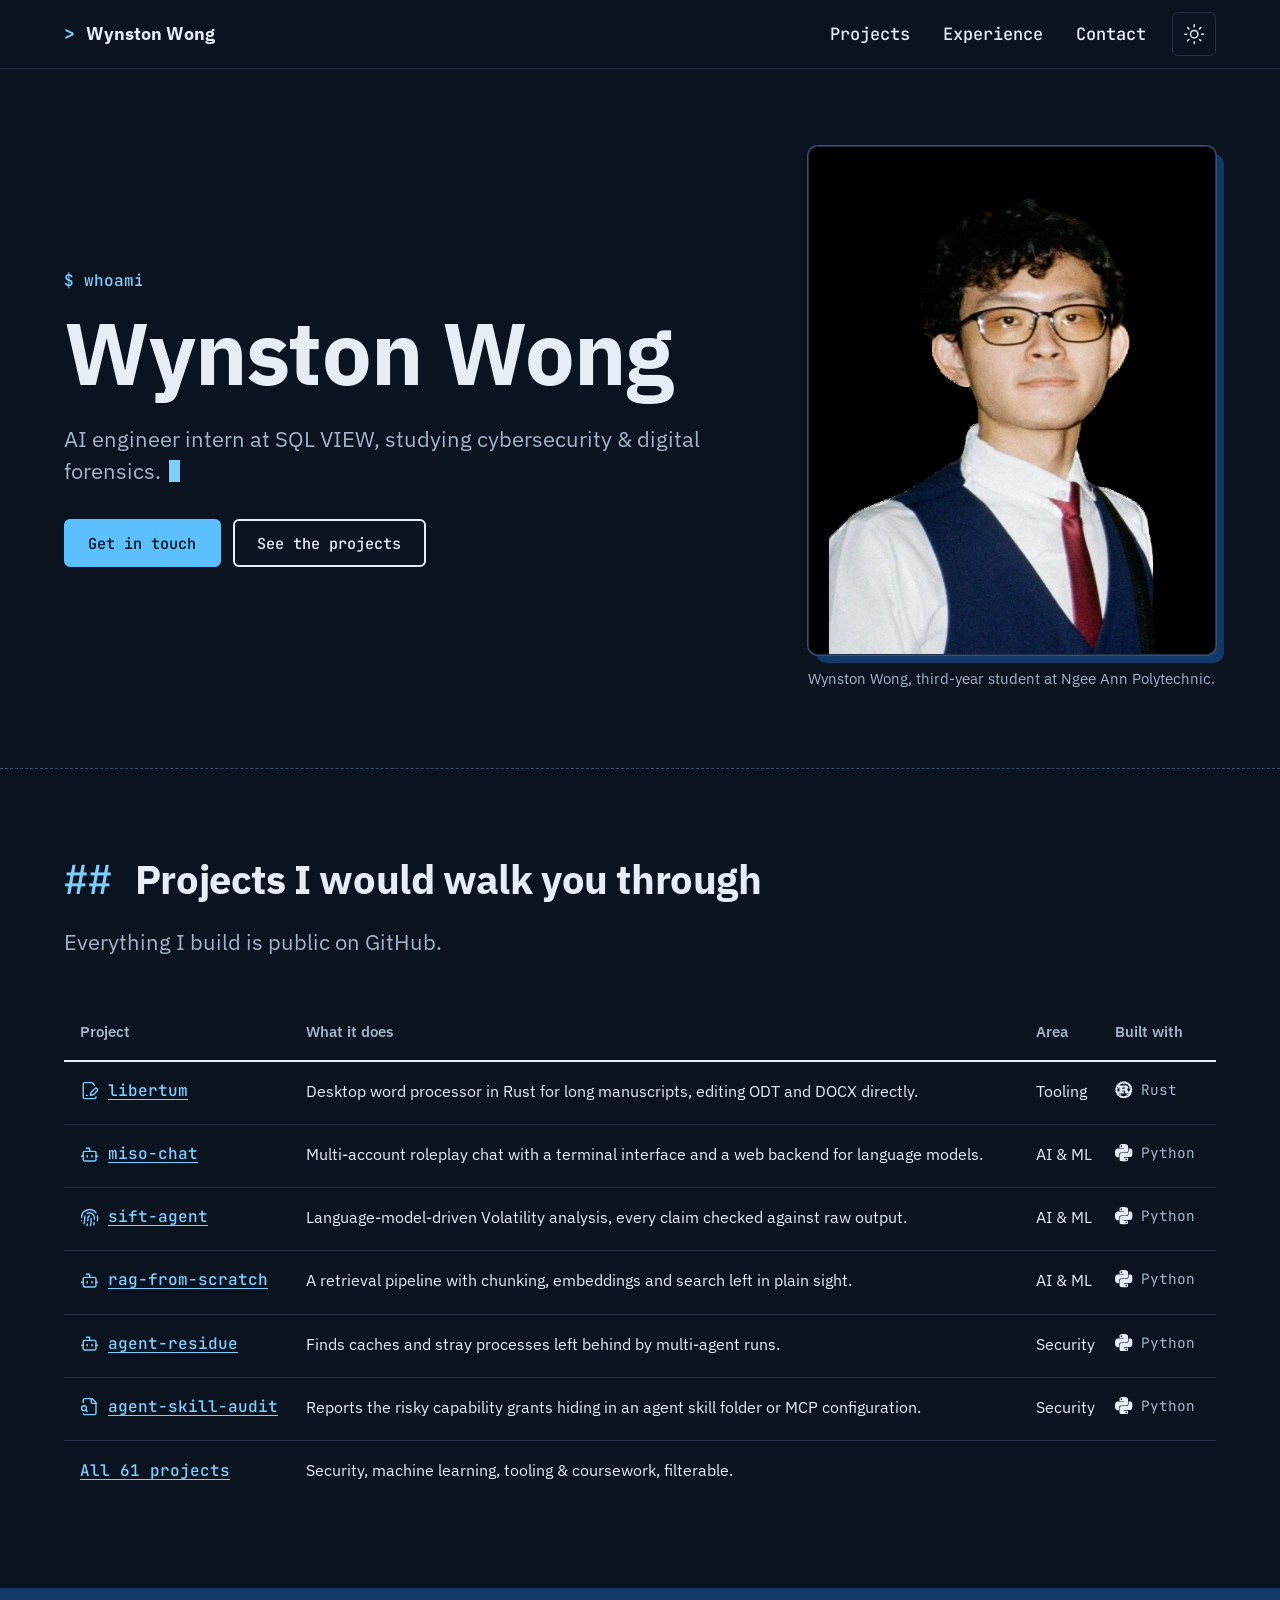
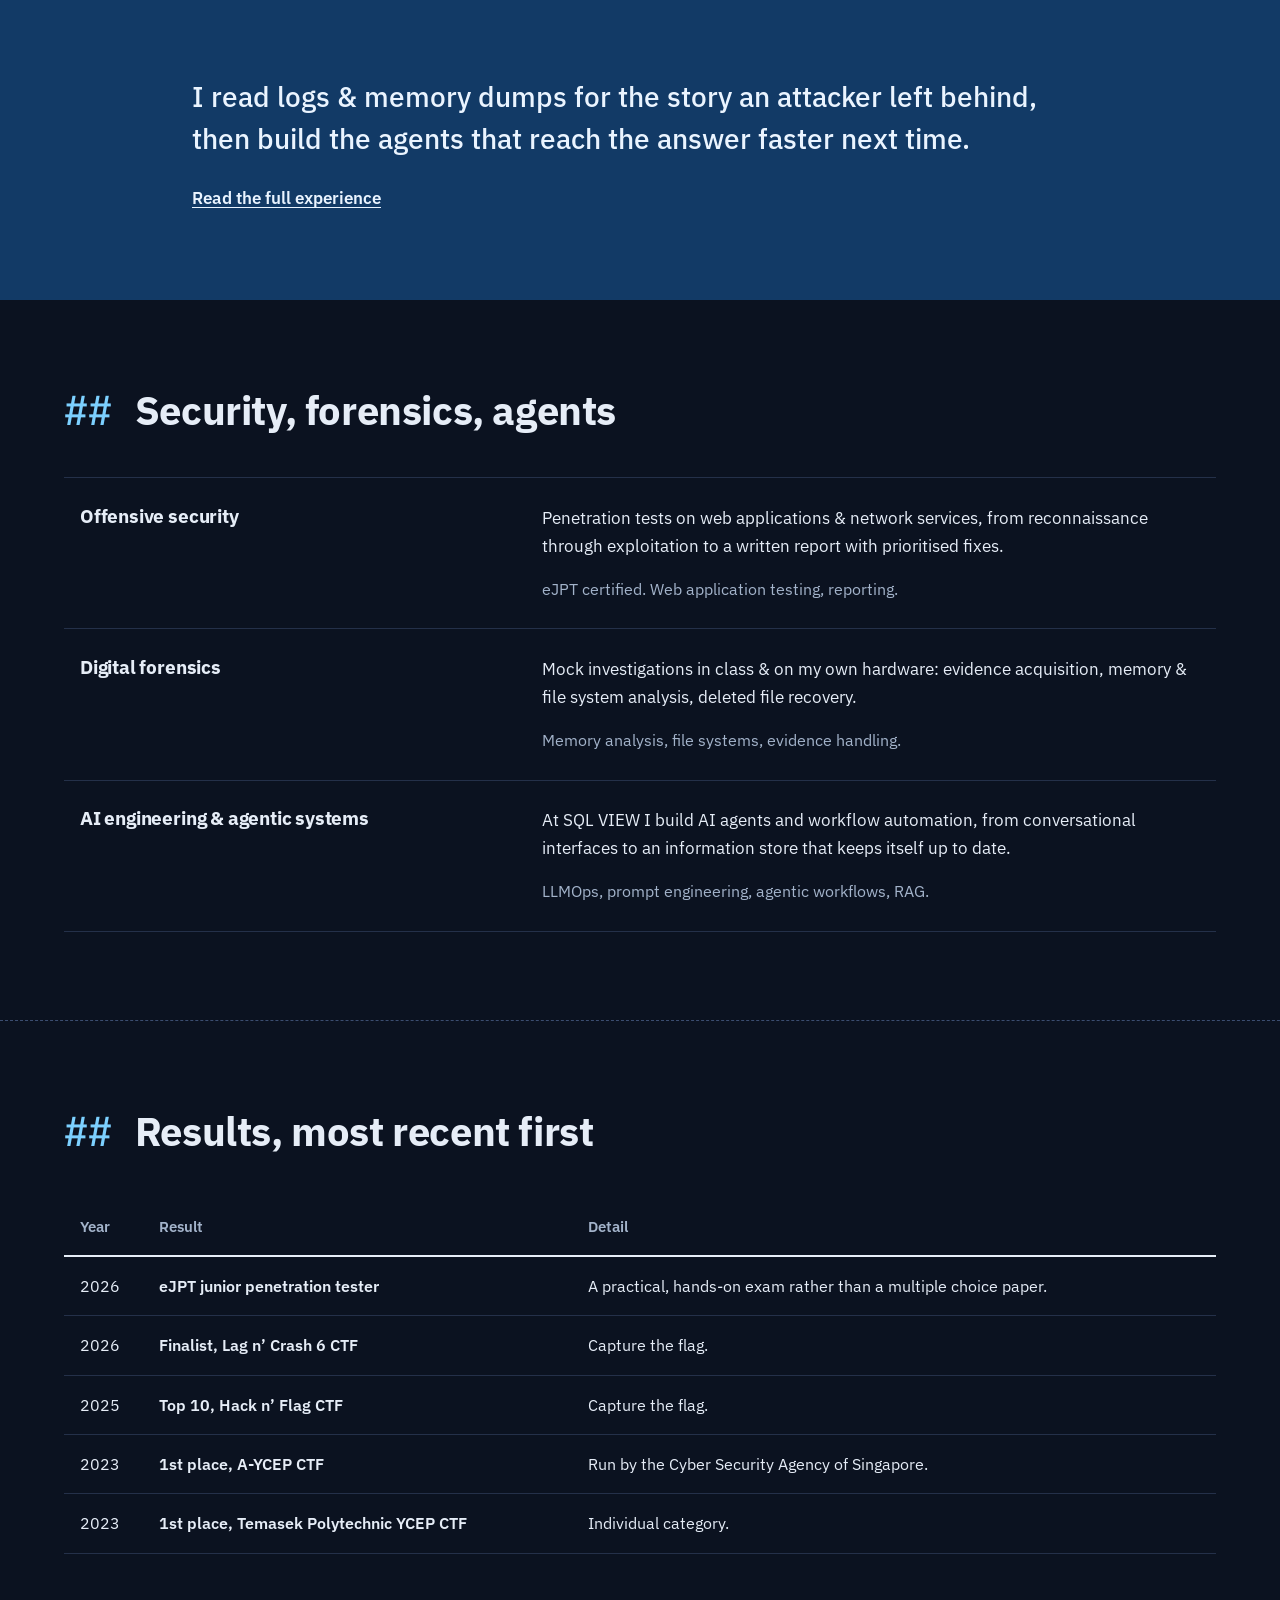
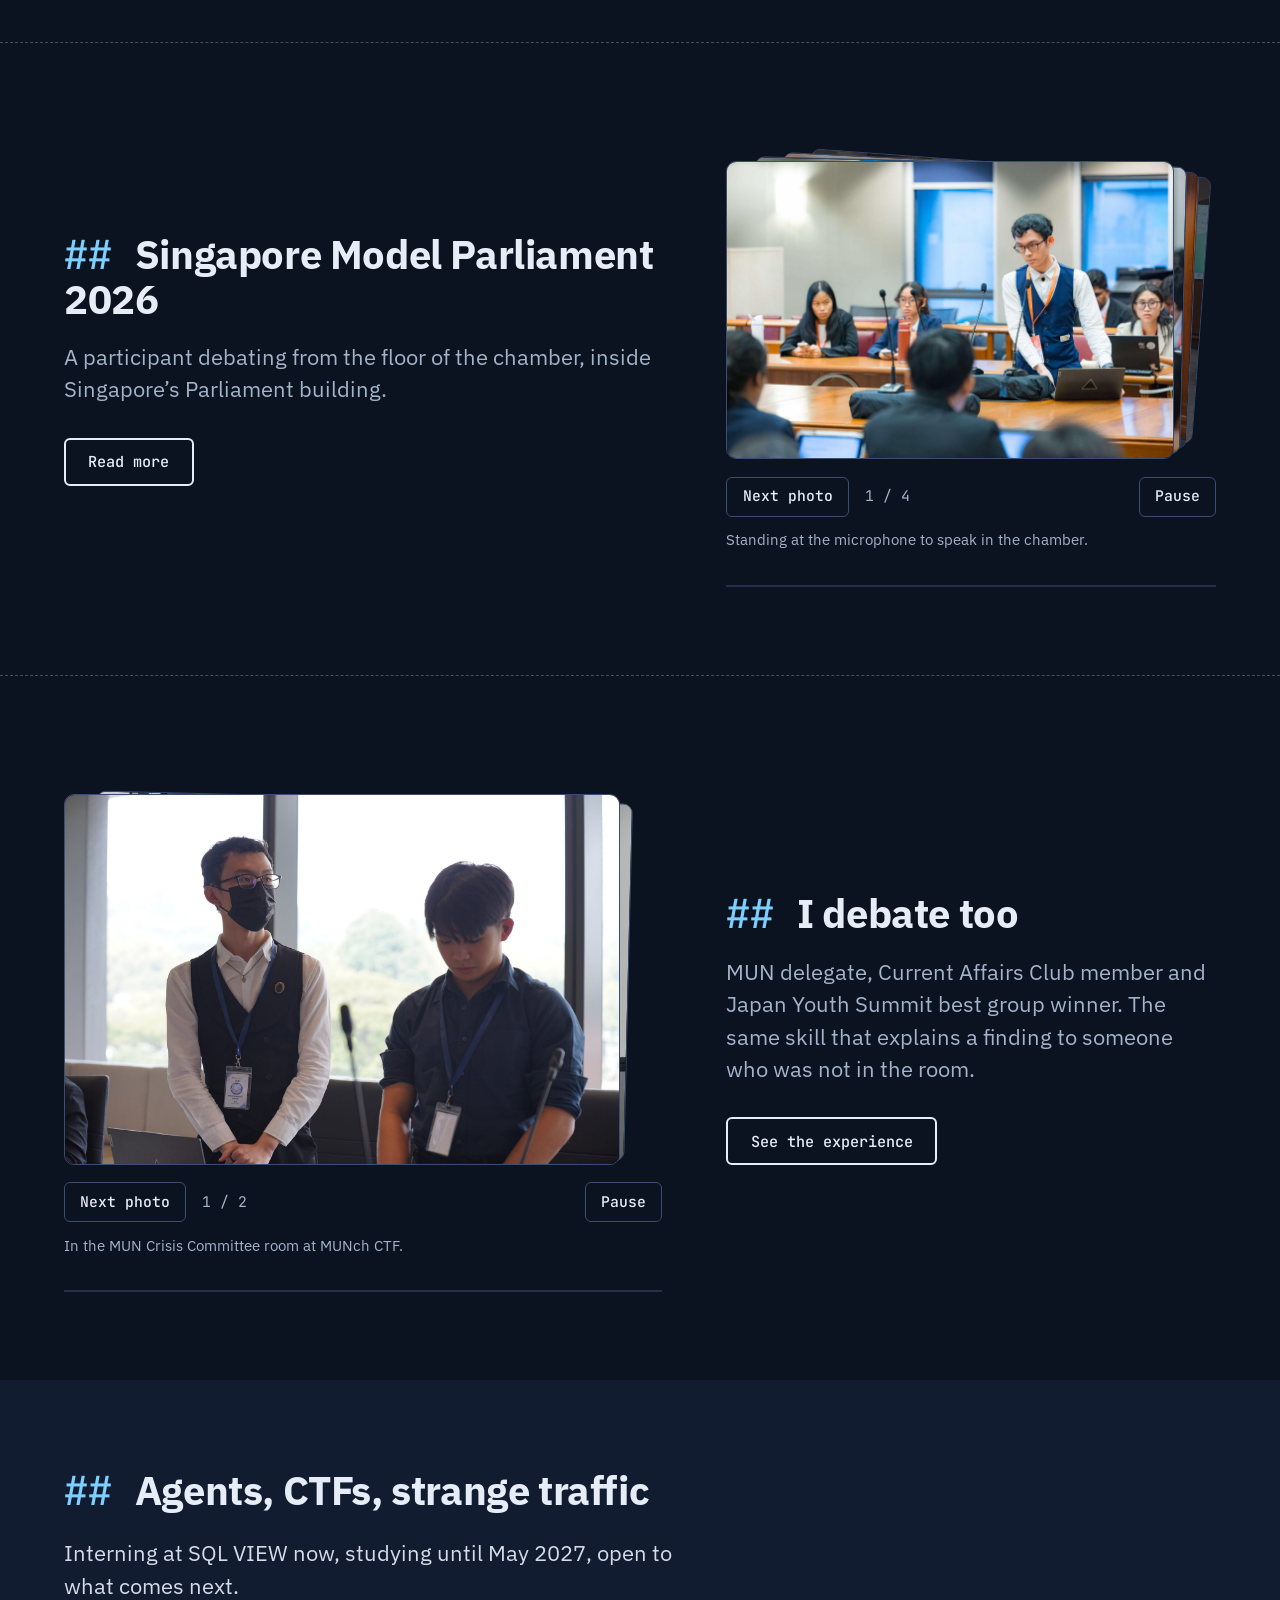
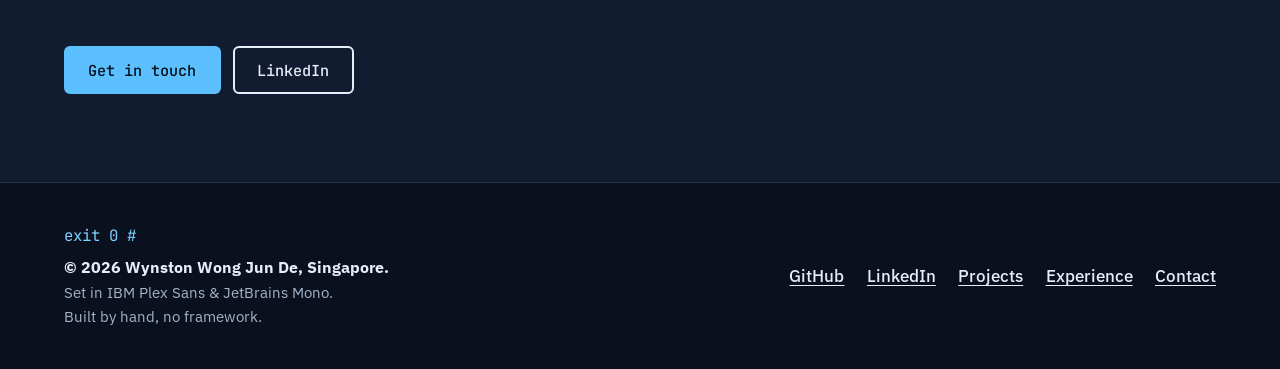
<file: index.html>
<!DOCTYPE html>
<html lang="en" data-theme="light">
<head>
<meta charset="utf-8">
<meta name="viewport" content="width=device-width, initial-scale=1">
<meta name="pinned-src" content="data/pinned.json">
<meta name="projects-src" content="projects/">
<title>Wynston Wong | AI Engineering, Cybersecurity &amp; Digital Forensics</title>
<meta name="description" content="Portfolio of Wynston Wong Jun De, an AI engineer intern at SQL VIEW studying cybersecurity &amp; digital forensics at Ngee Ann Polytechnic, with an eJPT certification &amp; a public toolkit of security, forensics &amp; automation projects.">
<meta property="og:type" content="website">
<meta property="og:site_name" content="Wynston Wong">
<meta property="og:title" content="Wynston Wong | AI Engineering, Cybersecurity &amp; Digital Forensics">
<meta property="og:description" content="Portfolio of Wynston Wong Jun De, an AI engineer intern at SQL VIEW studying cybersecurity &amp; digital forensics at Ngee Ann Polytechnic, with an eJPT certification &amp; a public toolkit of security, forensics &amp; automation projects.">
<meta name="twitter:card" content="summary">
<meta name="theme-color" media="(prefers-color-scheme: light)" content="#f4f7fb">
<meta name="theme-color" media="(prefers-color-scheme: dark)" content="#0b1220">
<link rel="icon" href="data:image/svg+xml,%3Csvg xmlns='http://www.w3.org/2000/svg' viewBox='0 0 32 32'%3E%3Crect width='32' height='32' rx='6' fill='%230b1220'/%3E%3Ctext x='16' y='24' font-family='Arial,sans-serif' font-weight='900' font-size='22' text-anchor='middle' fill='%235cc0ff'%3EW%3C/text%3E%3C/svg%3E">
<link rel="preconnect" href="https://fonts.googleapis.com">
<link rel="preconnect" href="https://fonts.gstatic.com" crossorigin>
<link rel="stylesheet" href="https://fonts.googleapis.com/css2?family=IBM+Plex+Sans:wght@400;500;600;700&family=JetBrains+Mono:wght@400;500;700&amp;display=swap">
<link rel="stylesheet" href="style.css">
<script>
// Apply the saved colour theme (else the visitor's system setting) before first paint.
try {
  var saved = localStorage.getItem("portfolio-theme");
  var theme = saved === "light" || saved === "dark" ? saved : "dark";
  document.documentElement.setAttribute("data-theme", theme);
} catch (err) {}
</script>
</head>
<body>
<svg class="sprite" width="0" height="0" aria-hidden="true" focusable="false" style="position:absolute"><defs><symbol id="l-bot" viewBox="0 0 24 24"><path d="M12 8V4H8" />
  <rect width="16" height="12" x="4" y="8" rx="2" />
  <path d="M2 14h2" />
  <path d="M20 14h2" />
  <path d="M15 13v2" />
  <path d="M9 13v2" /></symbol><symbol id="l-brain-circuit" viewBox="0 0 24 24"><path d="M12 5a3 3 0 1 0-5.997.125 4 4 0 0 0-2.526 5.77 4 4 0 0 0 .556 6.588A4 4 0 1 0 12 18Z" />
  <path d="M9 13a4.5 4.5 0 0 0 3-4" />
  <path d="M6.003 5.125A3 3 0 0 0 6.401 6.5" />
  <path d="M3.477 10.896a4 4 0 0 1 .585-.396" />
  <path d="M6 18a4 4 0 0 1-1.967-.516" />
  <path d="M12 13h4" />
  <path d="M12 18h6a2 2 0 0 1 2 2v1" />
  <path d="M12 8h8" />
  <path d="M16 8V5a2 2 0 0 1 2-2" />
  <circle cx="16" cy="13" r=".5" />
  <circle cx="18" cy="3" r=".5" />
  <circle cx="20" cy="21" r=".5" />
  <circle cx="20" cy="8" r=".5" /></symbol><symbol id="l-bug" viewBox="0 0 24 24"><path d="m8 2 1.88 1.88" />
  <path d="M14.12 3.88 16 2" />
  <path d="M9 7.13v-1a3.003 3.003 0 1 1 6 0v1" />
  <path d="M12 20c-3.3 0-6-2.7-6-6v-3a4 4 0 0 1 4-4h4a4 4 0 0 1 4 4v3c0 3.3-2.7 6-6 6" />
  <path d="M12 20v-9" />
  <path d="M6.53 9C4.6 8.8 3 7.1 3 5" />
  <path d="M6 13H2" />
  <path d="M3 21c0-2.1 1.7-3.9 3.8-4" />
  <path d="M20.97 5c0 2.1-1.6 3.8-3.5 4" />
  <path d="M22 13h-4" />
  <path d="M17.2 17c2.1.1 3.8 1.9 3.8 4" /></symbol><symbol id="l-chart-column" viewBox="0 0 24 24"><path d="M3 3v16a2 2 0 0 0 2 2h16" />
  <path d="M18 17V9" />
  <path d="M13 17V5" />
  <path d="M8 17v-3" /></symbol><symbol id="l-code-xml" viewBox="0 0 24 24"><path d="m18 16 4-4-4-4" />
  <path d="m6 8-4 4 4 4" />
  <path d="m14.5 4-5 16" /></symbol><symbol id="l-cpu" viewBox="0 0 24 24"><rect width="16" height="16" x="4" y="4" rx="2" />
  <rect width="6" height="6" x="9" y="9" rx="1" />
  <path d="M15 2v2" />
  <path d="M15 20v2" />
  <path d="M2 15h2" />
  <path d="M2 9h2" />
  <path d="M20 15h2" />
  <path d="M20 9h2" />
  <path d="M9 2v2" />
  <path d="M9 20v2" /></symbol><symbol id="l-file-pen-line" viewBox="0 0 24 24"><path d="m18 5-2.414-2.414A2 2 0 0 0 14.172 2H6a2 2 0 0 0-2 2v16a2 2 0 0 0 2 2h12a2 2 0 0 0 2-2" />
  <path d="M21.378 12.626a1 1 0 0 0-3.004-3.004l-4.01 4.012a2 2 0 0 0-.506.854l-.837 2.87a.5.5 0 0 0 .62.62l2.87-.837a2 2 0 0 0 .854-.506z" />
  <path d="M8 18h1" /></symbol><symbol id="l-file-search" viewBox="0 0 24 24"><path d="M14 2v4a2 2 0 0 0 2 2h4" />
  <path d="M4.268 21a2 2 0 0 0 1.727 1H18a2 2 0 0 0 2-2V7l-5-5H6a2 2 0 0 0-2 2v3" />
  <path d="m9 18-1.5-1.5" />
  <circle cx="5" cy="14" r="3" /></symbol><symbol id="l-file-spreadsheet" viewBox="0 0 24 24"><path d="M15 2H6a2 2 0 0 0-2 2v16a2 2 0 0 0 2 2h12a2 2 0 0 0 2-2V7Z" />
  <path d="M14 2v4a2 2 0 0 0 2 2h4" />
  <path d="M8 13h2" />
  <path d="M14 13h2" />
  <path d="M8 17h2" />
  <path d="M14 17h2" /></symbol><symbol id="l-fingerprint" viewBox="0 0 24 24"><path d="M12 10a2 2 0 0 0-2 2c0 1.02-.1 2.51-.26 4" />
  <path d="M14 13.12c0 2.38 0 6.38-1 8.88" />
  <path d="M17.29 21.02c.12-.6.43-2.3.5-3.02" />
  <path d="M2 12a10 10 0 0 1 18-6" />
  <path d="M2 16h.01" />
  <path d="M21.8 16c.2-2 .131-5.354 0-6" />
  <path d="M5 19.5C5.5 18 6 15 6 12a6 6 0 0 1 .34-2" />
  <path d="M8.65 22c.21-.66.45-1.32.57-2" />
  <path d="M9 6.8a6 6 0 0 1 9 5.2v2" /></symbol><symbol id="l-gamepad-2" viewBox="0 0 24 24"><line x1="6" x2="10" y1="11" y2="11" />
  <line x1="8" x2="8" y1="9" y2="13" />
  <line x1="15" x2="15.01" y1="12" y2="12" />
  <line x1="18" x2="18.01" y1="10" y2="10" />
  <path d="M17.32 5H6.68a4 4 0 0 0-3.978 3.59c-.006.052-.01.101-.017.152C2.604 9.416 2 14.456 2 16a3 3 0 0 0 3 3c1 0 1.5-.5 2-1l1.414-1.414A2 2 0 0 1 9.828 16h4.344a2 2 0 0 1 1.414.586L17 18c.5.5 1 1 2 1a3 3 0 0 0 3-3c0-1.545-.604-6.584-.685-7.258-.007-.05-.011-.1-.017-.151A4 4 0 0 0 17.32 5z" /></symbol><symbol id="l-globe" viewBox="0 0 24 24"><circle cx="12" cy="12" r="10" />
  <path d="M12 2a14.5 14.5 0 0 0 0 20 14.5 14.5 0 0 0 0-20" />
  <path d="M2 12h20" /></symbol><symbol id="l-hard-drive" viewBox="0 0 24 24"><line x1="22" x2="2" y1="12" y2="12" />
  <path d="M5.45 5.11 2 12v6a2 2 0 0 0 2 2h16a2 2 0 0 0 2-2v-6l-3.45-6.89A2 2 0 0 0 16.76 4H7.24a2 2 0 0 0-1.79 1.11z" />
  <line x1="6" x2="6.01" y1="16" y2="16" />
  <line x1="10" x2="10.01" y1="16" y2="16" /></symbol><symbol id="l-lock-keyhole" viewBox="0 0 24 24"><circle cx="12" cy="16" r="1" />
  <rect x="3" y="10" width="18" height="12" rx="2" />
  <path d="M7 10V7a5 5 0 0 1 10 0v3" /></symbol><symbol id="l-network" viewBox="0 0 24 24"><rect x="16" y="16" width="6" height="6" rx="1" />
  <rect x="2" y="16" width="6" height="6" rx="1" />
  <rect x="9" y="2" width="6" height="6" rx="1" />
  <path d="M5 16v-3a1 1 0 0 1 1-1h12a1 1 0 0 1 1 1v3" />
  <path d="M12 12V8" /></symbol><symbol id="l-pin" viewBox="0 0 24 24"><path d="M12 17v5" />
  <path d="M9 10.76a2 2 0 0 1-1.11 1.79l-1.78.9A2 2 0 0 0 5 15.24V16a1 1 0 0 0 1 1h12a1 1 0 0 0 1-1v-.76a2 2 0 0 0-1.11-1.79l-1.78-.9A2 2 0 0 1 15 10.76V7a1 1 0 0 1 1-1 2 2 0 0 0 0-4H8a2 2 0 0 0 0 4 1 1 0 0 1 1 1z" /></symbol><symbol id="l-scan-search" viewBox="0 0 24 24"><path d="M3 7V5a2 2 0 0 1 2-2h2" />
  <path d="M17 3h2a2 2 0 0 1 2 2v2" />
  <path d="M21 17v2a2 2 0 0 1-2 2h-2" />
  <path d="M7 21H5a2 2 0 0 1-2-2v-2" />
  <circle cx="12" cy="12" r="3" />
  <path d="m16 16-1.9-1.9" /></symbol><symbol id="l-scroll-text" viewBox="0 0 24 24"><path d="M15 12h-5" />
  <path d="M15 8h-5" />
  <path d="M19 17V5a2 2 0 0 0-2-2H4" />
  <path d="M8 21h12a2 2 0 0 0 2-2v-1a1 1 0 0 0-1-1H11a1 1 0 0 0-1 1v1a2 2 0 1 1-4 0V5a2 2 0 1 0-4 0v2a1 1 0 0 0 1 1h3" /></symbol><symbol id="l-shapes" viewBox="0 0 24 24"><path d="M8.3 10a.7.7 0 0 1-.626-1.079L11.4 3a.7.7 0 0 1 1.198-.043L16.3 8.9a.7.7 0 0 1-.572 1.1Z" />
  <rect x="3" y="14" width="7" height="7" rx="1" />
  <circle cx="17.5" cy="17.5" r="3.5" /></symbol><symbol id="l-shield-check" viewBox="0 0 24 24"><path d="M20 13c0 5-3.5 7.5-7.66 8.95a1 1 0 0 1-.67-.01C7.5 20.5 4 18 4 13V6a1 1 0 0 1 1-1c2 0 4.5-1.2 6.24-2.72a1.17 1.17 0 0 1 1.52 0C14.51 3.81 17 5 19 5a1 1 0 0 1 1 1z" />
  <path d="m9 12 2 2 4-4" /></symbol><symbol id="l-user-round" viewBox="0 0 24 24"><circle cx="12" cy="8" r="5" />
  <path d="M20 21a8 8 0 0 0-16 0" /></symbol><symbol id="s-cplusplus" viewBox="0 0 24 24"><path d="M22.394 6c-.167-.29-.398-.543-.652-.69L12.926.22c-.509-.294-1.34-.294-1.848 0L2.26 5.31c-.508.293-.923 1.013-.923 1.6v10.18c0 .294.104.62.271.91.167.29.398.543.652.69l8.816 5.09c.508.293 1.34.293 1.848 0l8.816-5.09c.254-.147.485-.4.652-.69.167-.29.27-.616.27-.91V6.91c.003-.294-.1-.62-.268-.91zM12 19.11c-3.92 0-7.109-3.19-7.109-7.11 0-3.92 3.19-7.11 7.11-7.11a7.133 7.133 0 016.156 3.553l-3.076 1.78a3.567 3.567 0 00-3.08-1.78A3.56 3.56 0 008.444 12 3.56 3.56 0 0012 15.555a3.57 3.57 0 003.08-1.778l3.078 1.78A7.135 7.135 0 0112 19.11zm7.11-6.715h-.79v.79h-.79v-.79h-.79v-.79h.79v-.79h.79v.79h.79zm2.962 0h-.79v.79h-.79v-.79h-.79v-.79h.79v-.79h.79v.79h.79z"/></symbol><symbol id="s-csharp" viewBox="0 0 24 24"><path d="M1.194 7.543v8.913c0 1.103.588 2.122 1.544 2.674l7.718 4.456a3.086 3.086 0 0 0 3.088 0l7.718-4.456a3.087 3.087 0 0 0 1.544-2.674V7.543a3.084 3.084 0 0 0-1.544-2.673L13.544.414a3.086 3.086 0 0 0-3.088 0L2.738 4.87a3.085 3.085 0 0 0-1.544 2.673Zm5.403 2.914v3.087a.77.77 0 0 0 .772.772.773.773 0 0 0 .772-.772.773.773 0 0 1 1.317-.546.775.775 0 0 1 .226.546 2.314 2.314 0 1 1-4.631 0v-3.087c0-.615.244-1.203.679-1.637a2.312 2.312 0 0 1 3.274 0c.434.434.678 1.023.678 1.637a.769.769 0 0 1-.226.545.767.767 0 0 1-1.091 0 .77.77 0 0 1-.226-.545.77.77 0 0 0-.772-.772.771.771 0 0 0-.772.772Zm12.35 3.087a.77.77 0 0 1-.772.772h-.772v.772a.773.773 0 0 1-1.544 0v-.772h-1.544v.772a.773.773 0 0 1-1.317.546.775.775 0 0 1-.226-.546v-.772H12a.771.771 0 1 1 0-1.544h.772v-1.543H12a.77.77 0 1 1 0-1.544h.772v-.772a.773.773 0 0 1 1.317-.546.775.775 0 0 1 .226.546v.772h1.544v-.772a.773.773 0 0 1 1.544 0v.772h.772a.772.772 0 0 1 0 1.544h-.772v1.543h.772a.776.776 0 0 1 .772.772Zm-3.088-2.315h-1.544v1.543h1.544v-1.543Z"/></symbol><symbol id="s-html5" viewBox="0 0 24 24"><path d="M1.5 0h21l-1.91 21.563L11.977 24l-8.564-2.438L1.5 0zm7.031 9.75l-.232-2.718 10.059.003.23-2.622L5.412 4.41l.698 8.01h9.126l-.326 3.426-2.91.804-2.955-.81-.188-2.11H6.248l.33 4.171L12 19.351l5.379-1.443.744-8.157H8.531z"/></symbol><symbol id="s-jupyter" viewBox="0 0 24 24"><path d="M7.157 22.201A1.784 1.799 0 0 1 5.374 24a1.784 1.799 0 0 1-1.784-1.799 1.784 1.799 0 0 1 1.784-1.799 1.784 1.799 0 0 1 1.783 1.799zM20.582 1.427a1.415 1.427 0 0 1-1.415 1.428 1.415 1.427 0 0 1-1.416-1.428A1.415 1.427 0 0 1 19.167 0a1.415 1.427 0 0 1 1.415 1.427zM4.992 3.336A1.047 1.056 0 0 1 3.946 4.39a1.047 1.056 0 0 1-1.047-1.055A1.047 1.056 0 0 1 3.946 2.28a1.047 1.056 0 0 1 1.046 1.056zm7.336 1.517c3.769 0 7.06 1.38 8.768 3.424a9.363 9.363 0 0 0-3.393-4.547 9.238 9.238 0 0 0-5.377-1.728A9.238 9.238 0 0 0 6.95 3.73a9.363 9.363 0 0 0-3.394 4.547c1.713-2.04 5.004-3.424 8.772-3.424zm.001 13.295c-3.768 0-7.06-1.381-8.768-3.425a9.363 9.363 0 0 0 3.394 4.547A9.238 9.238 0 0 0 12.33 21a9.238 9.238 0 0 0 5.377-1.729 9.363 9.363 0 0 0 3.393-4.547c-1.712 2.044-5.003 3.425-8.772 3.425Z"/></symbol><symbol id="s-markdown" viewBox="0 0 24 24"><path d="M22.27 19.385H1.73A1.73 1.73 0 010 17.655V6.345a1.73 1.73 0 011.73-1.73h20.54A1.73 1.73 0 0124 6.345v11.308a1.73 1.73 0 01-1.73 1.731zM5.769 15.923v-4.5l2.308 2.885 2.307-2.885v4.5h2.308V8.078h-2.308l-2.307 2.885-2.308-2.885H3.46v7.847zM21.232 12h-2.309V8.077h-2.307V12h-2.308l3.461 4.039z"/></symbol><symbol id="s-python" viewBox="0 0 24 24"><path d="M14.25.18l.9.2.73.26.59.3.45.32.34.34.25.34.16.33.1.3.04.26.02.2-.01.13V8.5l-.05.63-.13.55-.21.46-.26.38-.3.31-.33.25-.35.19-.35.14-.33.1-.3.07-.26.04-.21.02H8.77l-.69.05-.59.14-.5.22-.41.27-.33.32-.27.35-.2.36-.15.37-.1.35-.07.32-.04.27-.02.21v3.06H3.17l-.21-.03-.28-.07-.32-.12-.35-.18-.36-.26-.36-.36-.35-.46-.32-.59-.28-.73-.21-.88-.14-1.05-.05-1.23.06-1.22.16-1.04.24-.87.32-.71.36-.57.4-.44.42-.33.42-.24.4-.16.36-.1.32-.05.24-.01h.16l.06.01h8.16v-.83H6.18l-.01-2.75-.02-.37.05-.34.11-.31.17-.28.25-.26.31-.23.38-.2.44-.18.51-.15.58-.12.64-.1.71-.06.77-.04.84-.02 1.27.05zm-6.3 1.98l-.23.33-.08.41.08.41.23.34.33.22.41.09.41-.09.33-.22.23-.34.08-.41-.08-.41-.23-.33-.33-.22-.41-.09-.41.09zm13.09 3.95l.28.06.32.12.35.18.36.27.36.35.35.47.32.59.28.73.21.88.14 1.04.05 1.23-.06 1.23-.16 1.04-.24.86-.32.71-.36.57-.4.45-.42.33-.42.24-.4.16-.36.09-.32.05-.24.02-.16-.01h-8.22v.82h5.84l.01 2.76.02.36-.05.34-.11.31-.17.29-.25.25-.31.24-.38.2-.44.17-.51.15-.58.13-.64.09-.71.07-.77.04-.84.01-1.27-.04-1.07-.14-.9-.2-.73-.25-.59-.3-.45-.33-.34-.34-.25-.34-.16-.33-.1-.3-.04-.25-.02-.2.01-.13v-5.34l.05-.64.13-.54.21-.46.26-.38.3-.32.33-.24.35-.2.35-.14.33-.1.3-.06.26-.04.21-.02.13-.01h5.84l.69-.05.59-.14.5-.21.41-.28.33-.32.27-.35.2-.36.15-.36.1-.35.07-.32.04-.28.02-.21V6.07h2.09l.14.01zm-6.47 14.25l-.23.33-.08.41.08.41.23.33.33.23.41.08.41-.08.33-.23.23-.33.08-.41-.08-.41-.23-.33-.33-.23-.41-.08-.41.08z"/></symbol><symbol id="s-rust" viewBox="0 0 24 24"><path d="M23.8346 11.7033l-1.0073-.6236a13.7268 13.7268 0 00-.0283-.2936l.8656-.8069a.3483.3483 0 00-.1154-.578l-1.1066-.414a8.4958 8.4958 0 00-.087-.2856l.6904-.9587a.3462.3462 0 00-.2257-.5446l-1.1663-.1894a9.3574 9.3574 0 00-.1407-.2622l.49-1.0761a.3437.3437 0 00-.0274-.3361.3486.3486 0 00-.3006-.154l-1.1845.0416a6.7444 6.7444 0 00-.1873-.2268l.2723-1.153a.3472.3472 0 00-.417-.4172l-1.1532.2724a14.0183 14.0183 0 00-.2278-.1873l.0415-1.1845a.3442.3442 0 00-.49-.328l-1.076.491c-.0872-.0476-.1742-.0952-.2623-.1407l-.1903-1.1673A.3483.3483 0 0016.256.955l-.9597.6905a8.4867 8.4867 0 00-.2855-.086l-.414-1.1066a.3483.3483 0 00-.5781-.1154l-.8069.8666a9.2936 9.2936 0 00-.2936-.0284L12.2946.1683a.3462.3462 0 00-.5892 0l-.6236 1.0073a13.7383 13.7383 0 00-.2936.0284L9.9803.3374a.3462.3462 0 00-.578.1154l-.4141 1.1065c-.0962.0274-.1903.0567-.2855.086L7.744.955a.3483.3483 0 00-.5447.2258L7.009 2.348a9.3574 9.3574 0 00-.2622.1407l-1.0762-.491a.3462.3462 0 00-.49.328l.0416 1.1845a7.9826 7.9826 0 00-.2278.1873L3.8413 3.425a.3472.3472 0 00-.4171.4171l.2713 1.1531c-.0628.075-.1255.1509-.1863.2268l-1.1845-.0415a.3462.3462 0 00-.328.49l.491 1.0761a9.167 9.167 0 00-.1407.2622l-1.1662.1894a.3483.3483 0 00-.2258.5446l.6904.9587a13.303 13.303 0 00-.087.2855l-1.1065.414a.3483.3483 0 00-.1155.5781l.8656.807a9.2936 9.2936 0 00-.0283.2935l-1.0073.6236a.3442.3442 0 000 .5892l1.0073.6236c.008.0982.0182.1964.0283.2936l-.8656.8079a.3462.3462 0 00.1155.578l1.1065.4141c.0273.0962.0567.1914.087.2855l-.6904.9587a.3452.3452 0 00.2268.5447l1.1662.1893c.0456.088.0922.1751.1408.2622l-.491 1.0762a.3462.3462 0 00.328.49l1.1834-.0415c.0618.0769.1235.1528.1873.2277l-.2713 1.1541a.3462.3462 0 00.4171.4161l1.153-.2713c.075.0638.151.1255.2279.1863l-.0415 1.1845a.3442.3442 0 00.49.327l1.0761-.49c.087.0486.1741.0951.2622.1407l.1903 1.1662a.3483.3483 0 00.5447.2268l.9587-.6904a9.299 9.299 0 00.2855.087l.414 1.1066a.3452.3452 0 00.5781.1154l.8079-.8656c.0972.0111.1954.0203.2936.0294l.6236 1.0073a.3472.3472 0 00.5892 0l.6236-1.0073c.0982-.0091.1964-.0183.2936-.0294l.8069.8656a.3483.3483 0 00.578-.1154l.4141-1.1066a8.4626 8.4626 0 00.2855-.087l.9587.6904a.3452.3452 0 00.5447-.2268l.1903-1.1662c.088-.0456.1751-.0931.2622-.1407l1.0762.49a.3472.3472 0 00.49-.327l-.0415-1.1845a6.7267 6.7267 0 00.2267-.1863l1.1531.2713a.3472.3472 0 00.4171-.416l-.2713-1.1542c.0628-.0749.1255-.1508.1863-.2278l1.1845.0415a.3442.3442 0 00.328-.49l-.49-1.076c.0475-.0872.0951-.1742.1407-.2623l1.1662-.1893a.3483.3483 0 00.2258-.5447l-.6904-.9587.087-.2855 1.1066-.414a.3462.3462 0 00.1154-.5781l-.8656-.8079c.0101-.0972.0202-.1954.0283-.2936l1.0073-.6236a.3442.3442 0 000-.5892zm-6.7413 8.3551a.7138.7138 0 01.2986-1.396.714.714 0 11-.2997 1.396zm-.3422-2.3142a.649.649 0 00-.7715.5l-.3573 1.6685c-1.1035.501-2.3285.7795-3.6193.7795a8.7368 8.7368 0 01-3.6951-.814l-.3574-1.6684a.648.648 0 00-.7714-.499l-1.473.3158a8.7216 8.7216 0 01-.7613-.898h7.1676c.081 0 .1356-.0141.1356-.088v-2.536c0-.074-.0536-.0881-.1356-.0881h-2.0966v-1.6077h2.2677c.2065 0 1.1065.0587 1.394 1.2088.0901.3533.2875 1.5044.4232 1.8729.1346.413.6833 1.2381 1.2685 1.2381h3.5716a.7492.7492 0 00.1296-.0131 8.7874 8.7874 0 01-.8119.9526zM6.8369 20.024a.714.714 0 11-.2997-1.396.714.714 0 01.2997 1.396zM4.1177 8.9972a.7137.7137 0 11-1.304.5791.7137.7137 0 011.304-.579zm-.8352 1.9813l1.5347-.6824a.65.65 0 00.33-.8585l-.3158-.7147h1.2432v5.6025H3.5669a8.7753 8.7753 0 01-.2834-3.348zm6.7343-.5437V8.7836h2.9601c.153 0 1.0792.1772 1.0792.8697 0 .575-.7107.7815-1.2948.7815zm10.7574 1.4862c0 .2187-.008.4363-.0243.651h-.9c-.09 0-.1265.0586-.1265.1477v.413c0 .973-.5487 1.1846-1.0296 1.2382-.4576.0517-.9648-.1913-1.0275-.4717-.2704-1.5186-.7198-1.8436-1.4305-2.4034.8817-.5599 1.799-1.386 1.799-2.4915 0-1.1936-.819-1.9458-1.3769-2.3153-.7825-.5163-1.6491-.6195-1.883-.6195H5.4682a8.7651 8.7651 0 014.907-2.7699l1.0974 1.151a.648.648 0 00.9182.0213l1.227-1.1743a8.7753 8.7753 0 016.0044 4.2762l-.8403 1.8982a.652.652 0 00.33.8585l1.6178.7188c.0283.2875.0425.577.0425.8717zm-9.3006-9.5993a.7128.7128 0 11.984 1.0316.7137.7137 0 01-.984-1.0316zm8.3389 6.71a.7107.7107 0 01.9395-.3625.7137.7137 0 11-.9405.3635z"/></symbol><symbol id="s-svg" viewBox="0 0 24 24"><path d="M12 0c-1.497 0-2.749.965-3.248 2.17a3.45 3.45 0 00-.238 1.416 3.459 3.459 0 00-1.168-.834 3.508 3.508 0 00-1.463-.256 3.513 3.513 0 00-2.367 1.02c-1.06 1.058-1.263 2.625-.764 3.83.179.432.47.82.82 1.154a3.49 3.49 0 00-1.402.252C.965 9.251 0 10.502 0 12c0 1.497.965 2.749 2.17 3.248.437.181.924.25 1.414.236-.357.338-.65.732-.832 1.17-.499 1.205-.295 2.772.764 3.83 1.058 1.06 2.625 1.263 3.83.764.437-.181.83-.476 1.168-.832-.014.49.057.977.238 1.414C9.251 23.035 10.502 24 12 24c1.497 0 2.749-.965 3.248-2.17a3.45 3.45 0 00.238-1.416c.338.356.73.653 1.168.834 1.205.499 2.772.295 3.83-.764 1.06-1.058 1.263-2.625.764-3.83a3.459 3.459 0 00-.834-1.168 3.45 3.45 0 001.416-.238C23.035 14.749 24 13.498 24 12c0-1.497-.965-2.749-2.17-3.248a3.455 3.455 0 00-1.414-.236c.357-.338.65-.732.832-1.17.499-1.205.295-2.772-.764-3.83a3.513 3.513 0 00-2.367-1.02 3.508 3.508 0 00-1.463.256c-.437.181-.83.475-1.168.832a3.45 3.45 0 00-.238-1.414C14.749.965 13.498 0 12 0zm-.041 1.613a1.902 1.902 0 011.387 3.246v3.893L16.098 6A1.902 1.902 0 1118 7.902l-2.752 2.752h3.893a1.902 1.902 0 110 2.692h-3.893L18 16.098A1.902 1.902 0 1116.098 18l-2.752-2.752v3.893a1.902 1.902 0 11-2.692 0v-3.893L7.902 18A1.902 1.902 0 116 16.098l2.752-2.752H4.859a1.902 1.902 0 110-2.692h3.893L6 7.902A1.902 1.902 0 117.902 6l2.752 2.752V4.859a1.902 1.902 0 011.305-3.246z"/></symbol></defs></svg>
<a class="skip" href="#main">Skip to content</a>
<header class="nav">
<div class="container nav__inner">
<a class="wordmark" href="./" aria-label="Wynston Wong, home">Wynston Wong</a>
<nav class="nav__links" id="primary-nav" data-nav-links aria-label="Primary">
<a href="projects/">Projects</a>
<a href="experience/">Experience</a>
<a href="contact/">Contact</a>
</nav>
<button class="icon-btn" type="button" data-theme-toggle aria-label="Switch to dark theme" aria-pressed="false"><svg class="icon-sun" aria-hidden="true" viewBox="0 0 24 24" fill="none" stroke="currentColor" stroke-width="1.6" stroke-linecap="round" stroke-linejoin="round"><circle cx="12" cy="12" r="4"/><path d="M12 2v2M12 20v2M4.9 4.9l1.4 1.4M17.7 17.7l1.4 1.4M2 12h2M20 12h2M4.9 19.1l1.4-1.4M17.7 6.3l1.4-1.4"/></svg><svg class="icon-moon" aria-hidden="true" viewBox="0 0 24 24" fill="none" stroke="currentColor" stroke-width="1.6" stroke-linecap="round" stroke-linejoin="round"><path d="M21 12.8A9 9 0 1 1 11.2 3a7 7 0 0 0 9.8 9.8z"/></svg></button>
<button class="icon-btn nav__toggle" type="button" data-nav-toggle aria-controls="primary-nav" aria-expanded="false" aria-label="Open menu"><svg aria-hidden="true" viewBox="0 0 24 24" fill="none" stroke="currentColor" stroke-width="1.6" stroke-linecap="round" stroke-linejoin="round"><path d="M4 7h16M4 12h16M4 17h16"/></svg></button>
</div>
</header>
<main id="main">
<section class="hero">
<div class="container hero__grid">
<div>
<h1 class="hero__name">Wynston Wong</h1>
<p class="lead hero__lede">AI engineer intern at SQL VIEW, studying cybersecurity &amp; digital forensics.</p>
<div class="actions hero__actions">
<a class="btn" href="contact/">Get in touch</a>
<a class="btn btn--quiet" href="projects/">See the projects</a>
</div>
</div>
<figure class="plate-wrap">
<div class="plate" data-slot="portrait" data-alt="Portrait of Wynston Wong in a waistcoat and tie, looking at the camera">
<img src="assets/profile/wynston-profile.jpg" width="512" height="640" alt="Wynston Wong in a navy waistcoat and burgundy tie, glasses on, looking slightly past the camera" fetchpriority="high">
</div>
<figcaption>Wynston Wong, third-year student at Ngee Ann Polytechnic.</figcaption>
</figure>
</div>
</section>

<section class="section section--tall section--ruled" id="work">
<div class="container">
<div class="head">
<h2>Projects I would walk you through</h2>
<p class="lead">Everything I build is public on GitHub.</p>
</div>
<table class="index">
<thead>
<tr><th scope="col">Project</th><th scope="col">What it does</th><th scope="col">Area</th><th scope="col">Built with</th></tr>
</thead>
<tbody>
<tr data-peek data-index="2" data-name="libertum" data-desc="Desktop word processor built in Rust for long manuscripts, supporting direct ODT and DOCX editing with dual-pane layout and distraction-free formatting." data-area="Systems & tooling" data-lang="Rust" data-lang-icon="s-rust" data-repo="libertum" data-tags="GUI, Editor" data-pinned><th scope="row"><a href="https://github.com/wyn-cmd/libertum" rel="noopener" target="_blank"><svg class="ico ico--l proj__icon" aria-hidden="true" focusable="false"><use href="#l-file-pen-line"/></svg><span>libertum</span></a></th><td>Desktop word processor in Rust for long manuscripts, editing ODT and DOCX directly.</td><td>Tooling</td><td><span class="lang"><svg class="ico ico--s lang__icon" aria-hidden="true" focusable="false"><use href="#s-rust"/></svg><span>Rust</span></span></td></tr>
<tr data-peek data-index="39" data-name="miso-chat" data-desc="Multi-account roleplay chat application featuring both a terminal interface and a web backend for interacting with language models. Built to manage chat histories, memory banks, persona choices, and administrative controls across local deployments." data-area="AI & machine learning" data-lang="Python" data-lang-icon="s-python" data-repo="miso-chat" data-tags="FastAPI, Roleplay, roleplay-ai, roleplay-manager, ai-characters, chatbot, group-chat, llm, multi-user, self-hosted, web-app, ai-roleplay, ai-roleplay-chat" data-pinned><th scope="row"><a href="https://github.com/wyn-cmd/miso-chat" rel="noopener" target="_blank"><svg class="ico ico--l proj__icon" aria-hidden="true" focusable="false"><use href="#l-bot"/></svg><span>miso-chat</span></a></th><td>Multi-account roleplay chat with a terminal interface and a web backend for language models.</td><td>AI &amp; ML</td><td><span class="lang"><svg class="ico ico--s lang__icon" aria-hidden="true" focusable="false"><use href="#s-python"/></svg><span>Python</span></span></td></tr>
<tr data-peek data-index="15" data-name="sift-agent" data-desc="Investigates Windows memory images using read-only Volatility plugins driven by a language model, with every claim verified against raw tool output logs. Built to combine forensic analysis with automated verification." data-area="AI & machine learning" data-lang="Python" data-lang-icon="s-python" data-repo="sift-agent" data-tags="Forensics, Gemini, ai-agents, claim-verification, dfir, incident-response, llm-agent, memory-forensics, read-only, volatility, volatility3" data-pinned><th scope="row"><a href="https://github.com/wyn-cmd/sift-agent" rel="noopener" target="_blank"><svg class="ico ico--l proj__icon" aria-hidden="true" focusable="false"><use href="#l-fingerprint"/></svg><span>sift-agent</span></a></th><td>Language-model-driven Volatility analysis, every claim checked against raw output.</td><td>AI &amp; ML</td><td><span class="lang"><svg class="ico ico--s lang__icon" aria-hidden="true" focusable="false"><use href="#s-python"/></svg><span>Python</span></span></td></tr>
<tr data-peek data-index="41" data-name="rag-from-scratch" data-desc="A retrieval augmented generation pipeline with nothing hidden behind a framework: chunking, embeddings, cosine similarity search &amp; prompt assembly each sit behind a small swappable interface, so you can see where retrieval quality is actually lost." data-area="AI & machine learning" data-lang="Python" data-lang-icon="s-python" data-repo="rag-from-scratch" data-tags="Embeddings, RAG, chunking, cosine-similarity, education, from-scratch, information-retrieval, llm, nlp, retrieval-augmented-generation, vector-search" data-pinned><th scope="row"><a href="https://github.com/wyn-cmd/rag-from-scratch" rel="noopener" target="_blank"><svg class="ico ico--l proj__icon" aria-hidden="true" focusable="false"><use href="#l-bot"/></svg><span>rag-from-scratch</span></a></th><td>A retrieval pipeline with chunking, embeddings and search left in plain sight.</td><td>AI &amp; ML</td><td><span class="lang"><svg class="ico ico--s lang__icon" aria-hidden="true" focusable="false"><use href="#s-python"/></svg><span>Python</span></span></td></tr>
<tr data-peek data-index="37" data-name="agent-residue" data-desc="Inventories what AI coding agents leave on a machine: full session transcripts, prompt history, cached indexes, &amp; in several cases the API keys they authenticate with. That state survives an uninstall &amp; gets swept into backups, so the tool exists to answer what is still sitting on the disk after the agent is gone." data-area="Security & forensics" data-lang="Python" data-lang-icon="s-python" data-repo="agent-residue" data-tags="DFIR, Credential scanning, ai-agents, cli, credential-scanning, security" data-pinned><th scope="row"><a href="https://github.com/wyn-cmd/agent-residue" rel="noopener" target="_blank"><svg class="ico ico--l proj__icon" aria-hidden="true" focusable="false"><use href="#l-bot"/></svg><span>agent-residue</span></a></th><td>Finds caches and stray processes left behind by multi-agent runs.</td><td>Security</td><td><span class="lang"><svg class="ico ico--s lang__icon" aria-hidden="true" focusable="false"><use href="#s-python"/></svg><span>Python</span></span></td></tr>
<tr data-peek data-index="36" data-name="agent-skill-audit" data-desc="Reads an agent skill folder or an MCP configuration tree &amp; reports the capability grants worth arguing about: shell &amp; destructive commands, network calls, credential reads, writes outside the workspace, unpinned launch commands, &amp; text that tells the agent to disregard its instructions. It answers what an agent could do if nobody checked." data-area="Security & forensics" data-lang="Python" data-lang-icon="s-python" data-repo="agent-skill-audit" data-tags="AI agents, Static analysis" data-pinned><th scope="row"><a href="https://github.com/wyn-cmd/agent-skill-audit" rel="noopener" target="_blank"><svg class="ico ico--l proj__icon" aria-hidden="true" focusable="false"><use href="#l-file-search"/></svg><span>agent-skill-audit</span></a></th><td>Reports the risky capability grants hiding in an agent skill folder or MCP configuration.</td><td>Security</td><td><span class="lang"><svg class="ico ico--s lang__icon" aria-hidden="true" focusable="false"><use href="#s-python"/></svg><span>Python</span></span></td></tr>
<tr class="more"><th scope="row"><a href="projects/">All 61 projects</a></th><td colspan="3">Security, machine learning, tooling &amp; coursework, filterable.</td></tr>
</tbody>
</table>
</div>
</section>

<section class="section section--tall band">
<div class="container statement-grid">
<p class="statement">I read logs &amp; memory dumps for the story an attacker left behind, then build the agents that reach the answer faster next time.</p>
<p class="statement-link"><a href="experience/">Read the full experience</a></p>
</div>
</section>

<section class="section section--tall">
<div class="container">
<div class="head">
<h2>Security, forensics, agents</h2>
</div>
<ol class="rows">
<li>
<h3>Offensive security</h3>
<div class="row__body">
<p>Penetration tests on web applications &amp; network services, from reconnaissance through exploitation to a written report with prioritised fixes.</p>
<p class="row__meta">eJPT certified. Web application testing, reporting.</p>
</div>
</li>
<li>
<h3>Digital forensics</h3>
<div class="row__body">
<p>Mock investigations in class &amp; on my own hardware: evidence acquisition, memory &amp; file system analysis, deleted file recovery.</p>
<p class="row__meta">Memory analysis, file systems, evidence handling.</p>
</div>
</li>
<li>
<h3>AI engineering &amp; agentic systems</h3>
<div class="row__body">
<p>At SQL VIEW I build AI agents and workflow automation, from conversational interfaces to an information store that keeps itself up to date.</p>
<p class="row__meta">LLMOps, prompt engineering, agentic workflows, RAG.</p>
</div>
</li>
</ol>
</div>
</section>

<section class="section section--tall section--ruled">
<div class="container">
<div class="head">
<h2>Results, most recent first</h2>
</div>
<table class="index index--single">
<thead>
<tr><th scope="col" class="num">Year</th><th scope="col">Result</th><th scope="col">Detail</th></tr>
</thead>
<tbody>
<tr><td class="num">2026</td><th scope="row">eJPT junior penetration tester</th><td>A practical, hands-on exam rather than a multiple choice paper.</td></tr>
<tr><td class="num">2026</td><th scope="row">Finalist, Lag n’ Crash 6 CTF</th><td>Capture the flag.</td></tr>
<tr><td class="num">2025</td><th scope="row">Top 10, Hack n’ Flag CTF</th><td>Capture the flag.</td></tr>
<tr><td class="num">2023</td><th scope="row">1st place, A-YCEP CTF</th><td>Run by the Cyber Security Agency of Singapore.</td></tr>
<tr><td class="num">2023</td><th scope="row">1st place, Temasek Polytechnic YCEP CTF</th><td>Individual category.</td></tr>
</tbody>
</table>
</div>
</section>

<section class="section section--ruled" id="parliament">
<div class="container split split--plate">
<div>
<h2>Singapore Model Parliament 2026</h2>
<p class="lead" style="margin-top: var(--space-lg)">A participant debating from the floor of the chamber, inside Singapore’s Parliament building.</p>
<div class="actions"><a class="btn btn--quiet" href="experience/#parliament">Read more</a></div>
</div>
<div class="deck" data-deck>
<div class="deck__stage" data-deck-stage tabindex="0" role="group" aria-roledescription="photo stack" aria-label="Photos from Singapore Model Parliament 2026. Press Enter or click to show the next photo.">
<figure class="deck__card"><img src="assets/smp-2026/smp-2026-1.jpg" width="1800" height="1200" alt="Wynston Wong standing at a desk microphone with a laptop in the Parliament chamber" decoding="async"><figcaption>Standing at the microphone to speak in the chamber.</figcaption></figure>
<figure class="deck__card"><img src="assets/smp-2026/smp-2026-2.jpg" width="1800" height="1200" alt="Wynston Wong preparing to speak with a note in hand, wearing an SMP2026 participant badge" loading="lazy" decoding="async"><figcaption>Preparing to speak, notes in hand.</figcaption></figure>
<figure class="deck__card"><img src="assets/smp-2026/smp-2026-3.jpg" width="1800" height="1200" alt="Wynston Wong with three other participants beside two chairs under the Parliament Singapore plaque" loading="lazy" decoding="async"><figcaption>With fellow participants beside the Parliament crest.</figcaption></figure>
<figure class="deck__card"><img src="assets/smp-2026/smp-2026-4.jpg" width="1800" height="1200" alt="Wynston Wong receiving a certificate of participation at the SMP 2026 awards ceremony" loading="lazy" decoding="async"><figcaption>Receiving a certificate of participation from Senior Minister of State Tan Kiat How.</figcaption></figure>
</div>
<div class="deck__bar">
<button type="button" class="deck__btn" data-deck-next>Next photo</button>
<span class="deck__count" data-deck-count aria-live="off">1 / 4</span>
<button type="button" class="deck__btn" data-deck-play aria-pressed="false">Pause</button>
</div>
<p class="deck__caption" data-deck-caption>Standing at the microphone to speak in the chamber.</p>
<span class="deck__progress" aria-hidden="true"></span>
</div>
</div>
</section>

<section class="section section--ruled">
<div class="container split split--plate">
<div class="deck" data-deck>
<div class="deck__stage" data-deck-stage tabindex="0" role="group" aria-roledescription="photo stack" aria-label="Photos from MUNch CTF. Press Enter or click to show the next photo.">
<figure class="deck__card"><img src="assets/munch-ctf/munch-ctf-1.jpg" width="1800" height="1200" alt="Wynston Wong, in a waistcoat and delegate badge, standing in the MUN Crisis Committee room at MUNch CTF" decoding="async"><figcaption>In the MUN Crisis Committee room at MUNch CTF.</figcaption></figure>
<figure class="deck__card"><img src="assets/munch-ctf/munch-ctf-2.jpg" width="1800" height="1200" alt="Four delegates linking arms in front of a screen reading Honourable Mention at MUNch CTF" loading="lazy" decoding="async"><figcaption>Honourable Mention at MUNch CTF, September 2026.</figcaption></figure>
</div>
<div class="deck__bar">
<button type="button" class="deck__btn" data-deck-next>Next photo</button>
<span class="deck__count" data-deck-count aria-live="off">1 / 2</span>
<button type="button" class="deck__btn" data-deck-play aria-pressed="false">Pause</button>
</div>
<p class="deck__caption" data-deck-caption>In the MUN Crisis Committee room at MUNch CTF.</p>
<span class="deck__progress" aria-hidden="true"></span>
</div>
<div>
<h2>I debate too</h2>
<p class="lead" style="margin-top: var(--space-lg)">MUN delegate, Current Affairs Club member and Japan Youth Summit best group winner. The same skill that explains a finding to someone who was not in the room.</p>
<div class="actions"><a class="btn btn--quiet" href="experience/">See the experience</a></div>
</div>
</div>
</section>

<section class="section section--tall band band--paper">
<div class="container">
<div class="head">
<h2>Agents, CTFs, strange traffic</h2>
<p class="lead">Interning at SQL VIEW now, studying until May 2027, open to what comes next.</p>
</div>
<div class="actions">
<a class="btn" href="contact/">Get in touch</a>
<a class="btn btn--quiet" href="https://www.linkedin.com/in/wynston-wong-290189304/" rel="noopener" target="_blank">LinkedIn</a>
</div>
</div>
</section>
</main>
<footer class="footer">
<div class="container footer__grid">
<p class="footer__note"><span class="fn-line fn-exit">exit 0 #</span><strong class="fn-line fn-copy">© <span data-year>2026</span> Wynston Wong Jun De, Singapore.</strong><span class="fn-line fn-meta">Set in IBM Plex Sans &amp; JetBrains Mono.</span><span class="fn-line fn-meta">Built by hand, no framework.</span></p>
<nav class="footer__links" aria-label="Footer">
<a href="https://github.com/wyn-cmd" rel="noopener" target="_blank">GitHub</a>
<a href="https://www.linkedin.com/in/wynston-wong-290189304/" rel="noopener" target="_blank">LinkedIn</a>
<a href="projects/">Projects</a>
<a href="experience/">Experience</a>
<a href="contact/">Contact</a>
</nav>
</div>
</footer>
<script src="script.js"></script>
<script>document.querySelectorAll('[data-slot] img').forEach((i) => { if (i.complete && !i.naturalWidth) i.remove(); else i.addEventListener('error', () => i.remove(), { once: true }); });</script>
</body>
</html>
</file>
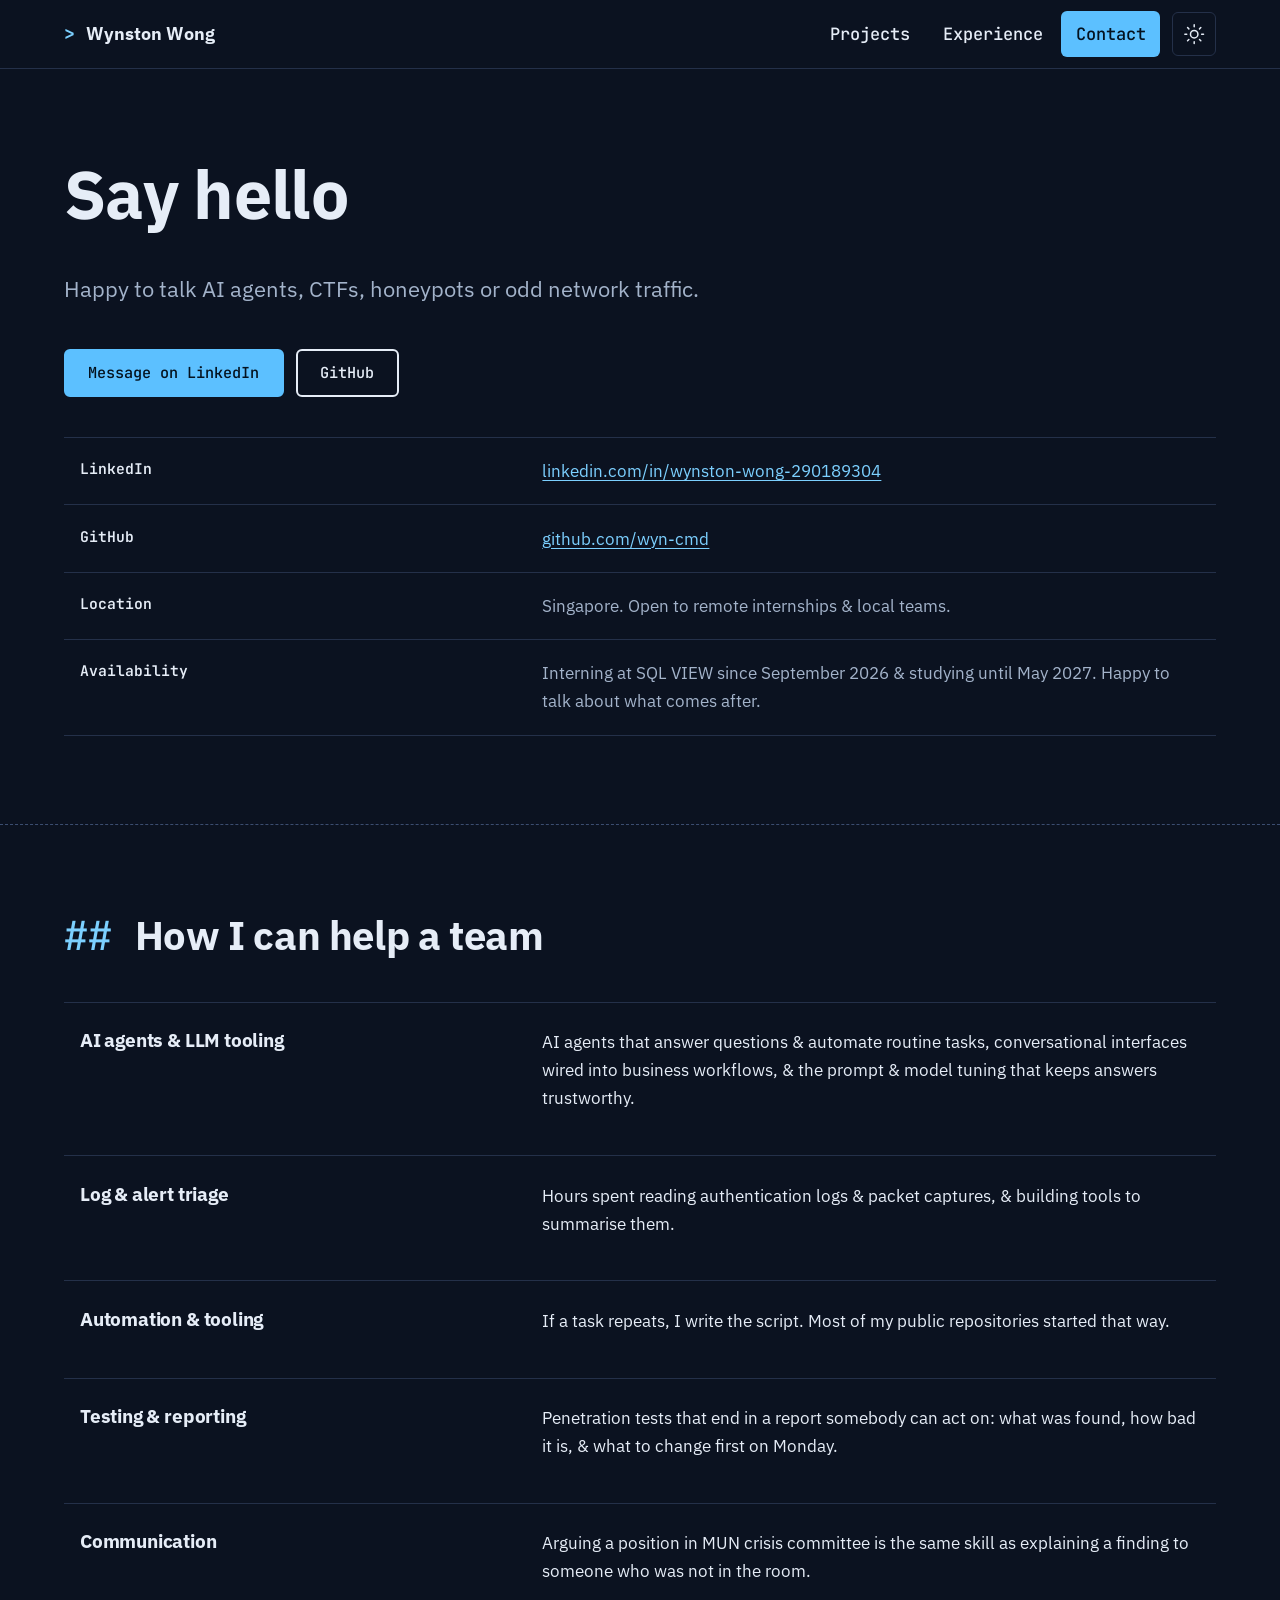
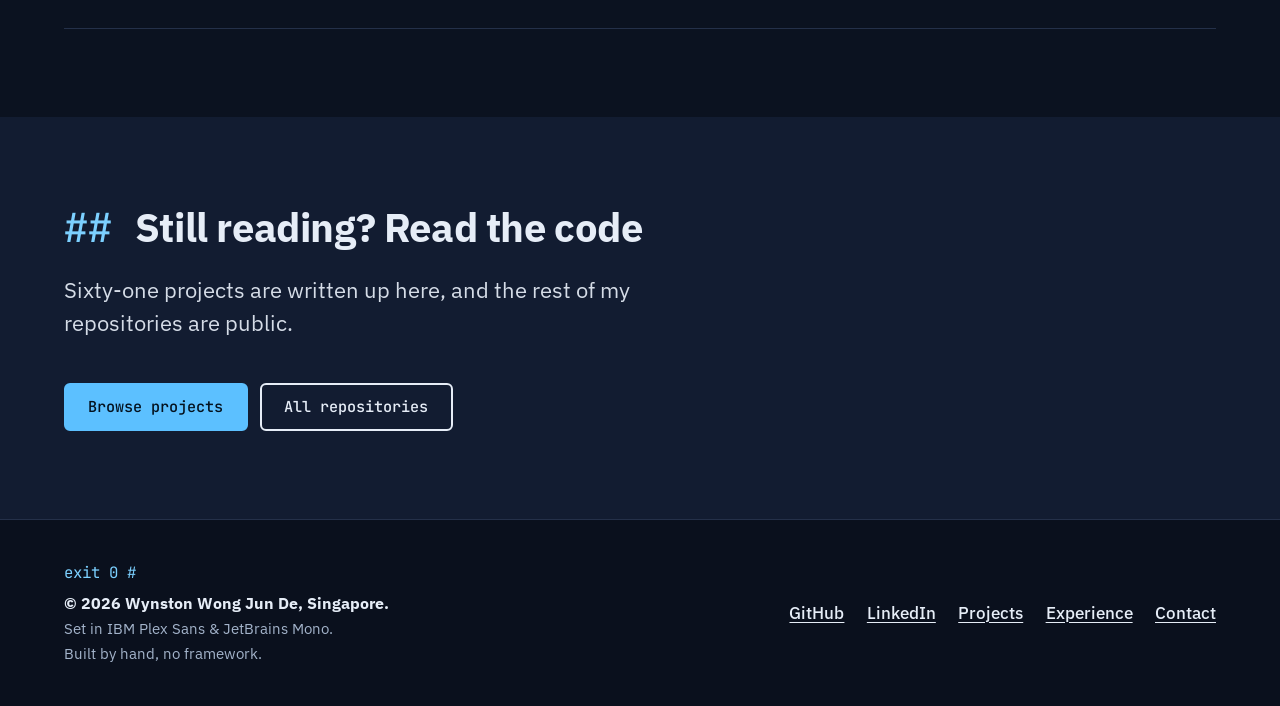
<file: contact/index.html>
<!DOCTYPE html>
<html lang="en" data-theme="light">
<head>
<meta charset="utf-8">
<meta name="viewport" content="width=device-width, initial-scale=1">
<title>Contact | Wynston Wong</title>
<meta name="description" content="Contact Wynston Wong, an AI engineer intern at SQL VIEW: LinkedIn, GitHub, location &amp; availability, and the kinds of work to talk about.">
<meta property="og:type" content="website">
<meta property="og:site_name" content="Wynston Wong">
<meta property="og:title" content="Contact | Wynston Wong">
<meta property="og:description" content="Contact Wynston Wong, an AI engineer intern at SQL VIEW: LinkedIn, GitHub, location &amp; availability, and the kinds of work to talk about.">
<meta name="twitter:card" content="summary">
<meta name="theme-color" media="(prefers-color-scheme: light)" content="#f4f7fb">
<meta name="theme-color" media="(prefers-color-scheme: dark)" content="#0b1220">
<link rel="icon" href="data:image/svg+xml,%3Csvg xmlns='http://www.w3.org/2000/svg' viewBox='0 0 32 32'%3E%3Crect width='32' height='32' rx='6' fill='%230b1220'/%3E%3Ctext x='16' y='24' font-family='Arial,sans-serif' font-weight='900' font-size='22' text-anchor='middle' fill='%235cc0ff'%3EW%3C/text%3E%3C/svg%3E">
<link rel="preconnect" href="https://fonts.googleapis.com">
<link rel="preconnect" href="https://fonts.gstatic.com" crossorigin>
<link rel="stylesheet" href="https://fonts.googleapis.com/css2?family=IBM+Plex+Sans:wght@400;500;600;700&family=JetBrains+Mono:wght@400;500;700&amp;display=swap">
<link rel="stylesheet" href="../style.css">
<script>
// Apply the saved colour theme (else the visitor's system setting) before first paint.
try {
  var saved = localStorage.getItem("portfolio-theme");
  var theme = saved === "light" || saved === "dark" ? saved : "dark";
  document.documentElement.setAttribute("data-theme", theme);
} catch (err) {}
</script>
</head>
<body>
<svg class="sprite" width="0" height="0" aria-hidden="true" focusable="false" style="position:absolute"><defs><symbol id="l-bot" viewBox="0 0 24 24"><path d="M12 8V4H8" />
  <rect width="16" height="12" x="4" y="8" rx="2" />
  <path d="M2 14h2" />
  <path d="M20 14h2" />
  <path d="M15 13v2" />
  <path d="M9 13v2" /></symbol><symbol id="l-brain-circuit" viewBox="0 0 24 24"><path d="M12 5a3 3 0 1 0-5.997.125 4 4 0 0 0-2.526 5.77 4 4 0 0 0 .556 6.588A4 4 0 1 0 12 18Z" />
  <path d="M9 13a4.5 4.5 0 0 0 3-4" />
  <path d="M6.003 5.125A3 3 0 0 0 6.401 6.5" />
  <path d="M3.477 10.896a4 4 0 0 1 .585-.396" />
  <path d="M6 18a4 4 0 0 1-1.967-.516" />
  <path d="M12 13h4" />
  <path d="M12 18h6a2 2 0 0 1 2 2v1" />
  <path d="M12 8h8" />
  <path d="M16 8V5a2 2 0 0 1 2-2" />
  <circle cx="16" cy="13" r=".5" />
  <circle cx="18" cy="3" r=".5" />
  <circle cx="20" cy="21" r=".5" />
  <circle cx="20" cy="8" r=".5" /></symbol><symbol id="l-bug" viewBox="0 0 24 24"><path d="m8 2 1.88 1.88" />
  <path d="M14.12 3.88 16 2" />
  <path d="M9 7.13v-1a3.003 3.003 0 1 1 6 0v1" />
  <path d="M12 20c-3.3 0-6-2.7-6-6v-3a4 4 0 0 1 4-4h4a4 4 0 0 1 4 4v3c0 3.3-2.7 6-6 6" />
  <path d="M12 20v-9" />
  <path d="M6.53 9C4.6 8.8 3 7.1 3 5" />
  <path d="M6 13H2" />
  <path d="M3 21c0-2.1 1.7-3.9 3.8-4" />
  <path d="M20.97 5c0 2.1-1.6 3.8-3.5 4" />
  <path d="M22 13h-4" />
  <path d="M17.2 17c2.1.1 3.8 1.9 3.8 4" /></symbol><symbol id="l-chart-column" viewBox="0 0 24 24"><path d="M3 3v16a2 2 0 0 0 2 2h16" />
  <path d="M18 17V9" />
  <path d="M13 17V5" />
  <path d="M8 17v-3" /></symbol><symbol id="l-code-xml" viewBox="0 0 24 24"><path d="m18 16 4-4-4-4" />
  <path d="m6 8-4 4 4 4" />
  <path d="m14.5 4-5 16" /></symbol><symbol id="l-cpu" viewBox="0 0 24 24"><rect width="16" height="16" x="4" y="4" rx="2" />
  <rect width="6" height="6" x="9" y="9" rx="1" />
  <path d="M15 2v2" />
  <path d="M15 20v2" />
  <path d="M2 15h2" />
  <path d="M2 9h2" />
  <path d="M20 15h2" />
  <path d="M20 9h2" />
  <path d="M9 2v2" />
  <path d="M9 20v2" /></symbol><symbol id="l-file-pen-line" viewBox="0 0 24 24"><path d="m18 5-2.414-2.414A2 2 0 0 0 14.172 2H6a2 2 0 0 0-2 2v16a2 2 0 0 0 2 2h12a2 2 0 0 0 2-2" />
  <path d="M21.378 12.626a1 1 0 0 0-3.004-3.004l-4.01 4.012a2 2 0 0 0-.506.854l-.837 2.87a.5.5 0 0 0 .62.62l2.87-.837a2 2 0 0 0 .854-.506z" />
  <path d="M8 18h1" /></symbol><symbol id="l-file-search" viewBox="0 0 24 24"><path d="M14 2v4a2 2 0 0 0 2 2h4" />
  <path d="M4.268 21a2 2 0 0 0 1.727 1H18a2 2 0 0 0 2-2V7l-5-5H6a2 2 0 0 0-2 2v3" />
  <path d="m9 18-1.5-1.5" />
  <circle cx="5" cy="14" r="3" /></symbol><symbol id="l-file-spreadsheet" viewBox="0 0 24 24"><path d="M15 2H6a2 2 0 0 0-2 2v16a2 2 0 0 0 2 2h12a2 2 0 0 0 2-2V7Z" />
  <path d="M14 2v4a2 2 0 0 0 2 2h4" />
  <path d="M8 13h2" />
  <path d="M14 13h2" />
  <path d="M8 17h2" />
  <path d="M14 17h2" /></symbol><symbol id="l-fingerprint" viewBox="0 0 24 24"><path d="M12 10a2 2 0 0 0-2 2c0 1.02-.1 2.51-.26 4" />
  <path d="M14 13.12c0 2.38 0 6.38-1 8.88" />
  <path d="M17.29 21.02c.12-.6.43-2.3.5-3.02" />
  <path d="M2 12a10 10 0 0 1 18-6" />
  <path d="M2 16h.01" />
  <path d="M21.8 16c.2-2 .131-5.354 0-6" />
  <path d="M5 19.5C5.5 18 6 15 6 12a6 6 0 0 1 .34-2" />
  <path d="M8.65 22c.21-.66.45-1.32.57-2" />
  <path d="M9 6.8a6 6 0 0 1 9 5.2v2" /></symbol><symbol id="l-gamepad-2" viewBox="0 0 24 24"><line x1="6" x2="10" y1="11" y2="11" />
  <line x1="8" x2="8" y1="9" y2="13" />
  <line x1="15" x2="15.01" y1="12" y2="12" />
  <line x1="18" x2="18.01" y1="10" y2="10" />
  <path d="M17.32 5H6.68a4 4 0 0 0-3.978 3.59c-.006.052-.01.101-.017.152C2.604 9.416 2 14.456 2 16a3 3 0 0 0 3 3c1 0 1.5-.5 2-1l1.414-1.414A2 2 0 0 1 9.828 16h4.344a2 2 0 0 1 1.414.586L17 18c.5.5 1 1 2 1a3 3 0 0 0 3-3c0-1.545-.604-6.584-.685-7.258-.007-.05-.011-.1-.017-.151A4 4 0 0 0 17.32 5z" /></symbol><symbol id="l-globe" viewBox="0 0 24 24"><circle cx="12" cy="12" r="10" />
  <path d="M12 2a14.5 14.5 0 0 0 0 20 14.5 14.5 0 0 0 0-20" />
  <path d="M2 12h20" /></symbol><symbol id="l-hard-drive" viewBox="0 0 24 24"><line x1="22" x2="2" y1="12" y2="12" />
  <path d="M5.45 5.11 2 12v6a2 2 0 0 0 2 2h16a2 2 0 0 0 2-2v-6l-3.45-6.89A2 2 0 0 0 16.76 4H7.24a2 2 0 0 0-1.79 1.11z" />
  <line x1="6" x2="6.01" y1="16" y2="16" />
  <line x1="10" x2="10.01" y1="16" y2="16" /></symbol><symbol id="l-lock-keyhole" viewBox="0 0 24 24"><circle cx="12" cy="16" r="1" />
  <rect x="3" y="10" width="18" height="12" rx="2" />
  <path d="M7 10V7a5 5 0 0 1 10 0v3" /></symbol><symbol id="l-network" viewBox="0 0 24 24"><rect x="16" y="16" width="6" height="6" rx="1" />
  <rect x="2" y="16" width="6" height="6" rx="1" />
  <rect x="9" y="2" width="6" height="6" rx="1" />
  <path d="M5 16v-3a1 1 0 0 1 1-1h12a1 1 0 0 1 1 1v3" />
  <path d="M12 12V8" /></symbol><symbol id="l-pin" viewBox="0 0 24 24"><path d="M12 17v5" />
  <path d="M9 10.76a2 2 0 0 1-1.11 1.79l-1.78.9A2 2 0 0 0 5 15.24V16a1 1 0 0 0 1 1h12a1 1 0 0 0 1-1v-.76a2 2 0 0 0-1.11-1.79l-1.78-.9A2 2 0 0 1 15 10.76V7a1 1 0 0 1 1-1 2 2 0 0 0 0-4H8a2 2 0 0 0 0 4 1 1 0 0 1 1 1z" /></symbol><symbol id="l-scan-search" viewBox="0 0 24 24"><path d="M3 7V5a2 2 0 0 1 2-2h2" />
  <path d="M17 3h2a2 2 0 0 1 2 2v2" />
  <path d="M21 17v2a2 2 0 0 1-2 2h-2" />
  <path d="M7 21H5a2 2 0 0 1-2-2v-2" />
  <circle cx="12" cy="12" r="3" />
  <path d="m16 16-1.9-1.9" /></symbol><symbol id="l-scroll-text" viewBox="0 0 24 24"><path d="M15 12h-5" />
  <path d="M15 8h-5" />
  <path d="M19 17V5a2 2 0 0 0-2-2H4" />
  <path d="M8 21h12a2 2 0 0 0 2-2v-1a1 1 0 0 0-1-1H11a1 1 0 0 0-1 1v1a2 2 0 1 1-4 0V5a2 2 0 1 0-4 0v2a1 1 0 0 0 1 1h3" /></symbol><symbol id="l-shapes" viewBox="0 0 24 24"><path d="M8.3 10a.7.7 0 0 1-.626-1.079L11.4 3a.7.7 0 0 1 1.198-.043L16.3 8.9a.7.7 0 0 1-.572 1.1Z" />
  <rect x="3" y="14" width="7" height="7" rx="1" />
  <circle cx="17.5" cy="17.5" r="3.5" /></symbol><symbol id="l-shield-check" viewBox="0 0 24 24"><path d="M20 13c0 5-3.5 7.5-7.66 8.95a1 1 0 0 1-.67-.01C7.5 20.5 4 18 4 13V6a1 1 0 0 1 1-1c2 0 4.5-1.2 6.24-2.72a1.17 1.17 0 0 1 1.52 0C14.51 3.81 17 5 19 5a1 1 0 0 1 1 1z" />
  <path d="m9 12 2 2 4-4" /></symbol><symbol id="l-user-round" viewBox="0 0 24 24"><circle cx="12" cy="8" r="5" />
  <path d="M20 21a8 8 0 0 0-16 0" /></symbol><symbol id="s-cplusplus" viewBox="0 0 24 24"><path d="M22.394 6c-.167-.29-.398-.543-.652-.69L12.926.22c-.509-.294-1.34-.294-1.848 0L2.26 5.31c-.508.293-.923 1.013-.923 1.6v10.18c0 .294.104.62.271.91.167.29.398.543.652.69l8.816 5.09c.508.293 1.34.293 1.848 0l8.816-5.09c.254-.147.485-.4.652-.69.167-.29.27-.616.27-.91V6.91c.003-.294-.1-.62-.268-.91zM12 19.11c-3.92 0-7.109-3.19-7.109-7.11 0-3.92 3.19-7.11 7.11-7.11a7.133 7.133 0 016.156 3.553l-3.076 1.78a3.567 3.567 0 00-3.08-1.78A3.56 3.56 0 008.444 12 3.56 3.56 0 0012 15.555a3.57 3.57 0 003.08-1.778l3.078 1.78A7.135 7.135 0 0112 19.11zm7.11-6.715h-.79v.79h-.79v-.79h-.79v-.79h.79v-.79h.79v.79h.79zm2.962 0h-.79v.79h-.79v-.79h-.79v-.79h.79v-.79h.79v.79h.79z"/></symbol><symbol id="s-csharp" viewBox="0 0 24 24"><path d="M1.194 7.543v8.913c0 1.103.588 2.122 1.544 2.674l7.718 4.456a3.086 3.086 0 0 0 3.088 0l7.718-4.456a3.087 3.087 0 0 0 1.544-2.674V7.543a3.084 3.084 0 0 0-1.544-2.673L13.544.414a3.086 3.086 0 0 0-3.088 0L2.738 4.87a3.085 3.085 0 0 0-1.544 2.673Zm5.403 2.914v3.087a.77.77 0 0 0 .772.772.773.773 0 0 0 .772-.772.773.773 0 0 1 1.317-.546.775.775 0 0 1 .226.546 2.314 2.314 0 1 1-4.631 0v-3.087c0-.615.244-1.203.679-1.637a2.312 2.312 0 0 1 3.274 0c.434.434.678 1.023.678 1.637a.769.769 0 0 1-.226.545.767.767 0 0 1-1.091 0 .77.77 0 0 1-.226-.545.77.77 0 0 0-.772-.772.771.771 0 0 0-.772.772Zm12.35 3.087a.77.77 0 0 1-.772.772h-.772v.772a.773.773 0 0 1-1.544 0v-.772h-1.544v.772a.773.773 0 0 1-1.317.546.775.775 0 0 1-.226-.546v-.772H12a.771.771 0 1 1 0-1.544h.772v-1.543H12a.77.77 0 1 1 0-1.544h.772v-.772a.773.773 0 0 1 1.317-.546.775.775 0 0 1 .226.546v.772h1.544v-.772a.773.773 0 0 1 1.544 0v.772h.772a.772.772 0 0 1 0 1.544h-.772v1.543h.772a.776.776 0 0 1 .772.772Zm-3.088-2.315h-1.544v1.543h1.544v-1.543Z"/></symbol><symbol id="s-html5" viewBox="0 0 24 24"><path d="M1.5 0h21l-1.91 21.563L11.977 24l-8.564-2.438L1.5 0zm7.031 9.75l-.232-2.718 10.059.003.23-2.622L5.412 4.41l.698 8.01h9.126l-.326 3.426-2.91.804-2.955-.81-.188-2.11H6.248l.33 4.171L12 19.351l5.379-1.443.744-8.157H8.531z"/></symbol><symbol id="s-jupyter" viewBox="0 0 24 24"><path d="M7.157 22.201A1.784 1.799 0 0 1 5.374 24a1.784 1.799 0 0 1-1.784-1.799 1.784 1.799 0 0 1 1.784-1.799 1.784 1.799 0 0 1 1.783 1.799zM20.582 1.427a1.415 1.427 0 0 1-1.415 1.428 1.415 1.427 0 0 1-1.416-1.428A1.415 1.427 0 0 1 19.167 0a1.415 1.427 0 0 1 1.415 1.427zM4.992 3.336A1.047 1.056 0 0 1 3.946 4.39a1.047 1.056 0 0 1-1.047-1.055A1.047 1.056 0 0 1 3.946 2.28a1.047 1.056 0 0 1 1.046 1.056zm7.336 1.517c3.769 0 7.06 1.38 8.768 3.424a9.363 9.363 0 0 0-3.393-4.547 9.238 9.238 0 0 0-5.377-1.728A9.238 9.238 0 0 0 6.95 3.73a9.363 9.363 0 0 0-3.394 4.547c1.713-2.04 5.004-3.424 8.772-3.424zm.001 13.295c-3.768 0-7.06-1.381-8.768-3.425a9.363 9.363 0 0 0 3.394 4.547A9.238 9.238 0 0 0 12.33 21a9.238 9.238 0 0 0 5.377-1.729 9.363 9.363 0 0 0 3.393-4.547c-1.712 2.044-5.003 3.425-8.772 3.425Z"/></symbol><symbol id="s-markdown" viewBox="0 0 24 24"><path d="M22.27 19.385H1.73A1.73 1.73 0 010 17.655V6.345a1.73 1.73 0 011.73-1.73h20.54A1.73 1.73 0 0124 6.345v11.308a1.73 1.73 0 01-1.73 1.731zM5.769 15.923v-4.5l2.308 2.885 2.307-2.885v4.5h2.308V8.078h-2.308l-2.307 2.885-2.308-2.885H3.46v7.847zM21.232 12h-2.309V8.077h-2.307V12h-2.308l3.461 4.039z"/></symbol><symbol id="s-python" viewBox="0 0 24 24"><path d="M14.25.18l.9.2.73.26.59.3.45.32.34.34.25.34.16.33.1.3.04.26.02.2-.01.13V8.5l-.05.63-.13.55-.21.46-.26.38-.3.31-.33.25-.35.19-.35.14-.33.1-.3.07-.26.04-.21.02H8.77l-.69.05-.59.14-.5.22-.41.27-.33.32-.27.35-.2.36-.15.37-.1.35-.07.32-.04.27-.02.21v3.06H3.17l-.21-.03-.28-.07-.32-.12-.35-.18-.36-.26-.36-.36-.35-.46-.32-.59-.28-.73-.21-.88-.14-1.05-.05-1.23.06-1.22.16-1.04.24-.87.32-.71.36-.57.4-.44.42-.33.42-.24.4-.16.36-.1.32-.05.24-.01h.16l.06.01h8.16v-.83H6.18l-.01-2.75-.02-.37.05-.34.11-.31.17-.28.25-.26.31-.23.38-.2.44-.18.51-.15.58-.12.64-.1.71-.06.77-.04.84-.02 1.27.05zm-6.3 1.98l-.23.33-.08.41.08.41.23.34.33.22.41.09.41-.09.33-.22.23-.34.08-.41-.08-.41-.23-.33-.33-.22-.41-.09-.41.09zm13.09 3.95l.28.06.32.12.35.18.36.27.36.35.35.47.32.59.28.73.21.88.14 1.04.05 1.23-.06 1.23-.16 1.04-.24.86-.32.71-.36.57-.4.45-.42.33-.42.24-.4.16-.36.09-.32.05-.24.02-.16-.01h-8.22v.82h5.84l.01 2.76.02.36-.05.34-.11.31-.17.29-.25.25-.31.24-.38.2-.44.17-.51.15-.58.13-.64.09-.71.07-.77.04-.84.01-1.27-.04-1.07-.14-.9-.2-.73-.25-.59-.3-.45-.33-.34-.34-.25-.34-.16-.33-.1-.3-.04-.25-.02-.2.01-.13v-5.34l.05-.64.13-.54.21-.46.26-.38.3-.32.33-.24.35-.2.35-.14.33-.1.3-.06.26-.04.21-.02.13-.01h5.84l.69-.05.59-.14.5-.21.41-.28.33-.32.27-.35.2-.36.15-.36.1-.35.07-.32.04-.28.02-.21V6.07h2.09l.14.01zm-6.47 14.25l-.23.33-.08.41.08.41.23.33.33.23.41.08.41-.08.33-.23.23-.33.08-.41-.08-.41-.23-.33-.33-.23-.41-.08-.41.08z"/></symbol><symbol id="s-rust" viewBox="0 0 24 24"><path d="M23.8346 11.7033l-1.0073-.6236a13.7268 13.7268 0 00-.0283-.2936l.8656-.8069a.3483.3483 0 00-.1154-.578l-1.1066-.414a8.4958 8.4958 0 00-.087-.2856l.6904-.9587a.3462.3462 0 00-.2257-.5446l-1.1663-.1894a9.3574 9.3574 0 00-.1407-.2622l.49-1.0761a.3437.3437 0 00-.0274-.3361.3486.3486 0 00-.3006-.154l-1.1845.0416a6.7444 6.7444 0 00-.1873-.2268l.2723-1.153a.3472.3472 0 00-.417-.4172l-1.1532.2724a14.0183 14.0183 0 00-.2278-.1873l.0415-1.1845a.3442.3442 0 00-.49-.328l-1.076.491c-.0872-.0476-.1742-.0952-.2623-.1407l-.1903-1.1673A.3483.3483 0 0016.256.955l-.9597.6905a8.4867 8.4867 0 00-.2855-.086l-.414-1.1066a.3483.3483 0 00-.5781-.1154l-.8069.8666a9.2936 9.2936 0 00-.2936-.0284L12.2946.1683a.3462.3462 0 00-.5892 0l-.6236 1.0073a13.7383 13.7383 0 00-.2936.0284L9.9803.3374a.3462.3462 0 00-.578.1154l-.4141 1.1065c-.0962.0274-.1903.0567-.2855.086L7.744.955a.3483.3483 0 00-.5447.2258L7.009 2.348a9.3574 9.3574 0 00-.2622.1407l-1.0762-.491a.3462.3462 0 00-.49.328l.0416 1.1845a7.9826 7.9826 0 00-.2278.1873L3.8413 3.425a.3472.3472 0 00-.4171.4171l.2713 1.1531c-.0628.075-.1255.1509-.1863.2268l-1.1845-.0415a.3462.3462 0 00-.328.49l.491 1.0761a9.167 9.167 0 00-.1407.2622l-1.1662.1894a.3483.3483 0 00-.2258.5446l.6904.9587a13.303 13.303 0 00-.087.2855l-1.1065.414a.3483.3483 0 00-.1155.5781l.8656.807a9.2936 9.2936 0 00-.0283.2935l-1.0073.6236a.3442.3442 0 000 .5892l1.0073.6236c.008.0982.0182.1964.0283.2936l-.8656.8079a.3462.3462 0 00.1155.578l1.1065.4141c.0273.0962.0567.1914.087.2855l-.6904.9587a.3452.3452 0 00.2268.5447l1.1662.1893c.0456.088.0922.1751.1408.2622l-.491 1.0762a.3462.3462 0 00.328.49l1.1834-.0415c.0618.0769.1235.1528.1873.2277l-.2713 1.1541a.3462.3462 0 00.4171.4161l1.153-.2713c.075.0638.151.1255.2279.1863l-.0415 1.1845a.3442.3442 0 00.49.327l1.0761-.49c.087.0486.1741.0951.2622.1407l.1903 1.1662a.3483.3483 0 00.5447.2268l.9587-.6904a9.299 9.299 0 00.2855.087l.414 1.1066a.3452.3452 0 00.5781.1154l.8079-.8656c.0972.0111.1954.0203.2936.0294l.6236 1.0073a.3472.3472 0 00.5892 0l.6236-1.0073c.0982-.0091.1964-.0183.2936-.0294l.8069.8656a.3483.3483 0 00.578-.1154l.4141-1.1066a8.4626 8.4626 0 00.2855-.087l.9587.6904a.3452.3452 0 00.5447-.2268l.1903-1.1662c.088-.0456.1751-.0931.2622-.1407l1.0762.49a.3472.3472 0 00.49-.327l-.0415-1.1845a6.7267 6.7267 0 00.2267-.1863l1.1531.2713a.3472.3472 0 00.4171-.416l-.2713-1.1542c.0628-.0749.1255-.1508.1863-.2278l1.1845.0415a.3442.3442 0 00.328-.49l-.49-1.076c.0475-.0872.0951-.1742.1407-.2623l1.1662-.1893a.3483.3483 0 00.2258-.5447l-.6904-.9587.087-.2855 1.1066-.414a.3462.3462 0 00.1154-.5781l-.8656-.8079c.0101-.0972.0202-.1954.0283-.2936l1.0073-.6236a.3442.3442 0 000-.5892zm-6.7413 8.3551a.7138.7138 0 01.2986-1.396.714.714 0 11-.2997 1.396zm-.3422-2.3142a.649.649 0 00-.7715.5l-.3573 1.6685c-1.1035.501-2.3285.7795-3.6193.7795a8.7368 8.7368 0 01-3.6951-.814l-.3574-1.6684a.648.648 0 00-.7714-.499l-1.473.3158a8.7216 8.7216 0 01-.7613-.898h7.1676c.081 0 .1356-.0141.1356-.088v-2.536c0-.074-.0536-.0881-.1356-.0881h-2.0966v-1.6077h2.2677c.2065 0 1.1065.0587 1.394 1.2088.0901.3533.2875 1.5044.4232 1.8729.1346.413.6833 1.2381 1.2685 1.2381h3.5716a.7492.7492 0 00.1296-.0131 8.7874 8.7874 0 01-.8119.9526zM6.8369 20.024a.714.714 0 11-.2997-1.396.714.714 0 01.2997 1.396zM4.1177 8.9972a.7137.7137 0 11-1.304.5791.7137.7137 0 011.304-.579zm-.8352 1.9813l1.5347-.6824a.65.65 0 00.33-.8585l-.3158-.7147h1.2432v5.6025H3.5669a8.7753 8.7753 0 01-.2834-3.348zm6.7343-.5437V8.7836h2.9601c.153 0 1.0792.1772 1.0792.8697 0 .575-.7107.7815-1.2948.7815zm10.7574 1.4862c0 .2187-.008.4363-.0243.651h-.9c-.09 0-.1265.0586-.1265.1477v.413c0 .973-.5487 1.1846-1.0296 1.2382-.4576.0517-.9648-.1913-1.0275-.4717-.2704-1.5186-.7198-1.8436-1.4305-2.4034.8817-.5599 1.799-1.386 1.799-2.4915 0-1.1936-.819-1.9458-1.3769-2.3153-.7825-.5163-1.6491-.6195-1.883-.6195H5.4682a8.7651 8.7651 0 014.907-2.7699l1.0974 1.151a.648.648 0 00.9182.0213l1.227-1.1743a8.7753 8.7753 0 016.0044 4.2762l-.8403 1.8982a.652.652 0 00.33.8585l1.6178.7188c.0283.2875.0425.577.0425.8717zm-9.3006-9.5993a.7128.7128 0 11.984 1.0316.7137.7137 0 01-.984-1.0316zm8.3389 6.71a.7107.7107 0 01.9395-.3625.7137.7137 0 11-.9405.3635z"/></symbol><symbol id="s-svg" viewBox="0 0 24 24"><path d="M12 0c-1.497 0-2.749.965-3.248 2.17a3.45 3.45 0 00-.238 1.416 3.459 3.459 0 00-1.168-.834 3.508 3.508 0 00-1.463-.256 3.513 3.513 0 00-2.367 1.02c-1.06 1.058-1.263 2.625-.764 3.83.179.432.47.82.82 1.154a3.49 3.49 0 00-1.402.252C.965 9.251 0 10.502 0 12c0 1.497.965 2.749 2.17 3.248.437.181.924.25 1.414.236-.357.338-.65.732-.832 1.17-.499 1.205-.295 2.772.764 3.83 1.058 1.06 2.625 1.263 3.83.764.437-.181.83-.476 1.168-.832-.014.49.057.977.238 1.414C9.251 23.035 10.502 24 12 24c1.497 0 2.749-.965 3.248-2.17a3.45 3.45 0 00.238-1.416c.338.356.73.653 1.168.834 1.205.499 2.772.295 3.83-.764 1.06-1.058 1.263-2.625.764-3.83a3.459 3.459 0 00-.834-1.168 3.45 3.45 0 001.416-.238C23.035 14.749 24 13.498 24 12c0-1.497-.965-2.749-2.17-3.248a3.455 3.455 0 00-1.414-.236c.357-.338.65-.732.832-1.17.499-1.205.295-2.772-.764-3.83a3.513 3.513 0 00-2.367-1.02 3.508 3.508 0 00-1.463.256c-.437.181-.83.475-1.168.832a3.45 3.45 0 00-.238-1.414C14.749.965 13.498 0 12 0zm-.041 1.613a1.902 1.902 0 011.387 3.246v3.893L16.098 6A1.902 1.902 0 1118 7.902l-2.752 2.752h3.893a1.902 1.902 0 110 2.692h-3.893L18 16.098A1.902 1.902 0 1116.098 18l-2.752-2.752v3.893a1.902 1.902 0 11-2.692 0v-3.893L7.902 18A1.902 1.902 0 116 16.098l2.752-2.752H4.859a1.902 1.902 0 110-2.692h3.893L6 7.902A1.902 1.902 0 117.902 6l2.752 2.752V4.859a1.902 1.902 0 011.305-3.246z"/></symbol></defs></svg>
<a class="skip" href="#main">Skip to content</a>
<header class="nav">
<div class="container nav__inner">
<a class="wordmark" href="../" aria-label="Wynston Wong, home">Wynston Wong</a>
<nav class="nav__links" id="primary-nav" data-nav-links aria-label="Primary">
<a href="../projects/">Projects</a>
<a href="../experience/">Experience</a>
<a href="../contact/" aria-current="page">Contact</a>
</nav>
<button class="icon-btn" type="button" data-theme-toggle aria-label="Switch to dark theme" aria-pressed="false"><svg class="icon-sun" aria-hidden="true" viewBox="0 0 24 24" fill="none" stroke="currentColor" stroke-width="1.6" stroke-linecap="round" stroke-linejoin="round"><circle cx="12" cy="12" r="4"/><path d="M12 2v2M12 20v2M4.9 4.9l1.4 1.4M17.7 17.7l1.4 1.4M2 12h2M20 12h2M4.9 19.1l1.4-1.4M17.7 6.3l1.4-1.4"/></svg><svg class="icon-moon" aria-hidden="true" viewBox="0 0 24 24" fill="none" stroke="currentColor" stroke-width="1.6" stroke-linecap="round" stroke-linejoin="round"><path d="M21 12.8A9 9 0 1 1 11.2 3a7 7 0 0 0 9.8 9.8z"/></svg></button>
<button class="icon-btn nav__toggle" type="button" data-nav-toggle aria-controls="primary-nav" aria-expanded="false" aria-label="Open menu"><svg aria-hidden="true" viewBox="0 0 24 24" fill="none" stroke="currentColor" stroke-width="1.6" stroke-linecap="round" stroke-linejoin="round"><path d="M4 7h16M4 12h16M4 17h16"/></svg></button>
</div>
</header>
<main id="main">
<section class="section">
<div class="container">
<div class="head">
<h1>Say hello</h1>
<p class="lead">Happy to talk AI agents, CTFs, honeypots or odd network traffic.</p>
</div>
<div class="actions" style="margin-bottom: var(--space-2xl)">
<a class="btn" href="https://www.linkedin.com/in/wynston-wong-290189304/" rel="noopener" target="_blank">Message on LinkedIn</a>
<a class="btn btn--quiet" href="https://github.com/wyn-cmd" rel="noopener" target="_blank">GitHub</a>
</div>
<dl class="facts">
<div><dt>LinkedIn</dt><dd><a href="https://www.linkedin.com/in/wynston-wong-290189304/" rel="noopener" target="_blank">linkedin.com/in/wynston-wong-290189304</a></dd></div>
<div><dt>GitHub</dt><dd><a href="https://github.com/wyn-cmd" rel="noopener" target="_blank">github.com/wyn-cmd</a></dd></div>
<div><dt>Location</dt><dd>Singapore. Open to remote internships &amp; local teams.</dd></div>
<div><dt>Availability</dt><dd>Interning at SQL VIEW since September 2026 &amp; studying until May 2027. Happy to talk about what comes after.</dd></div>
</dl>
</div>
</section>

<section class="section section--ruled">
<div class="container">
<div class="head"><h2>How I can help a team</h2></div>
<ol class="rows">
<li><h3>AI agents &amp; LLM tooling</h3><div class="row__body"><p>AI agents that answer questions &amp; automate routine tasks, conversational interfaces wired into business workflows, &amp; the prompt &amp; model tuning that keeps answers trustworthy.</p></div></li>
<li><h3>Log &amp; alert triage</h3><div class="row__body"><p>Hours spent reading authentication logs &amp; packet captures, &amp; building tools to summarise them.</p></div></li>
<li><h3>Automation &amp; tooling</h3><div class="row__body"><p>If a task repeats, I write the script. Most of my public repositories started that way.</p></div></li>
<li><h3>Testing &amp; reporting</h3><div class="row__body"><p>Penetration tests that end in a report somebody can act on: what was found, how bad it is, &amp; what to change first on Monday.</p></div></li>
<li><h3>Communication</h3><div class="row__body"><p>Arguing a position in MUN crisis committee is the same skill as explaining a finding to someone who was not in the room.</p></div></li>
</ol>
</div>
</section>

<section class="section section--tall band band--paper">
<div class="container">
<div class="head">
<h2>Still reading? Read the code</h2>
<p class="lead">Sixty-one projects are written up here, and the rest of my repositories are public.</p>
</div>
<div class="actions">
<a class="btn" href="../projects/">Browse projects</a>
<a class="btn btn--quiet" href="https://github.com/wyn-cmd?tab=repositories" rel="noopener" target="_blank">All repositories</a>
</div>
</div>
</section>
</main>
<footer class="footer">
<div class="container footer__grid">
<p class="footer__note"><span class="fn-line fn-exit">exit 0 #</span><strong class="fn-line fn-copy">© <span data-year>2026</span> Wynston Wong Jun De, Singapore.</strong><span class="fn-line fn-meta">Set in IBM Plex Sans &amp; JetBrains Mono.</span><span class="fn-line fn-meta">Built by hand, no framework.</span></p>
<nav class="footer__links" aria-label="Footer">
<a href="https://github.com/wyn-cmd" rel="noopener" target="_blank">GitHub</a>
<a href="https://www.linkedin.com/in/wynston-wong-290189304/" rel="noopener" target="_blank">LinkedIn</a>
<a href="../projects/">Projects</a>
<a href="../experience/">Experience</a>
<a href="../contact/">Contact</a>
</nav>
</div>
</footer>
<script src="../script.js"></script>
</body>
</html>
</file>
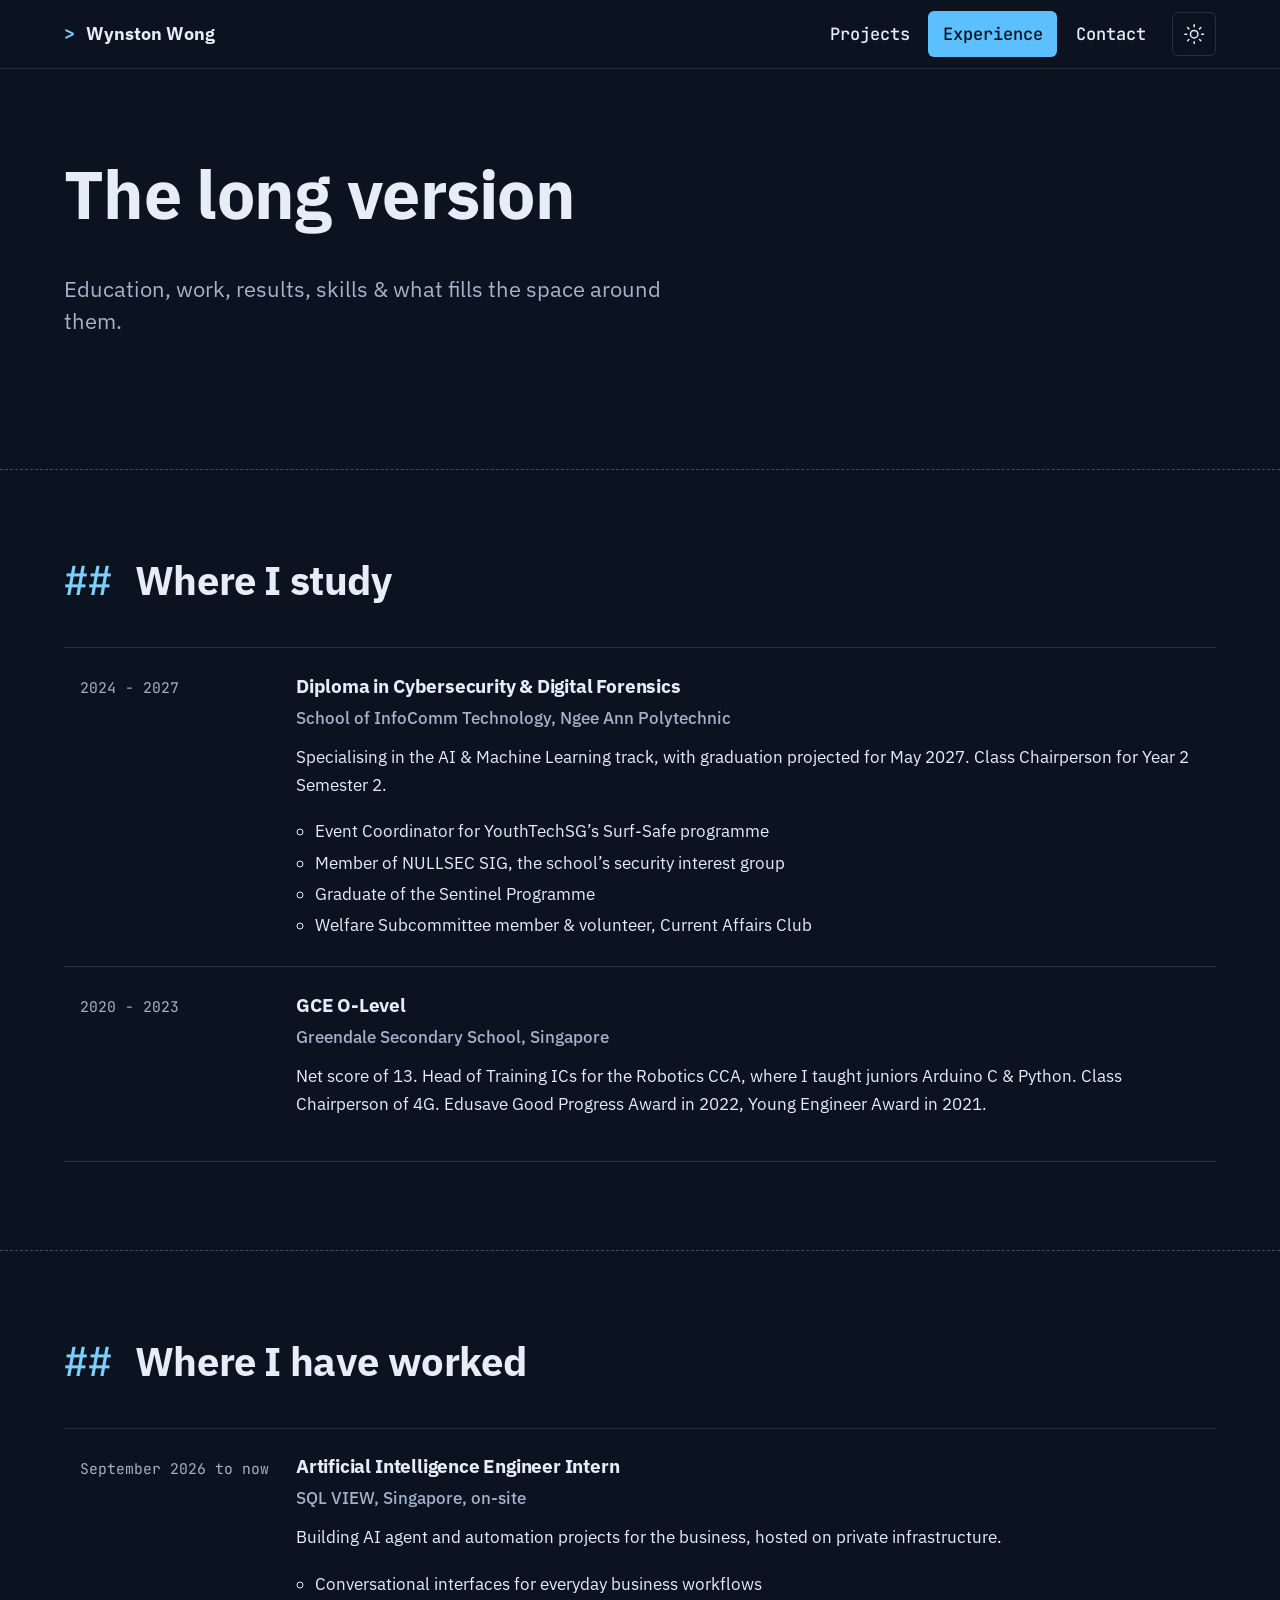
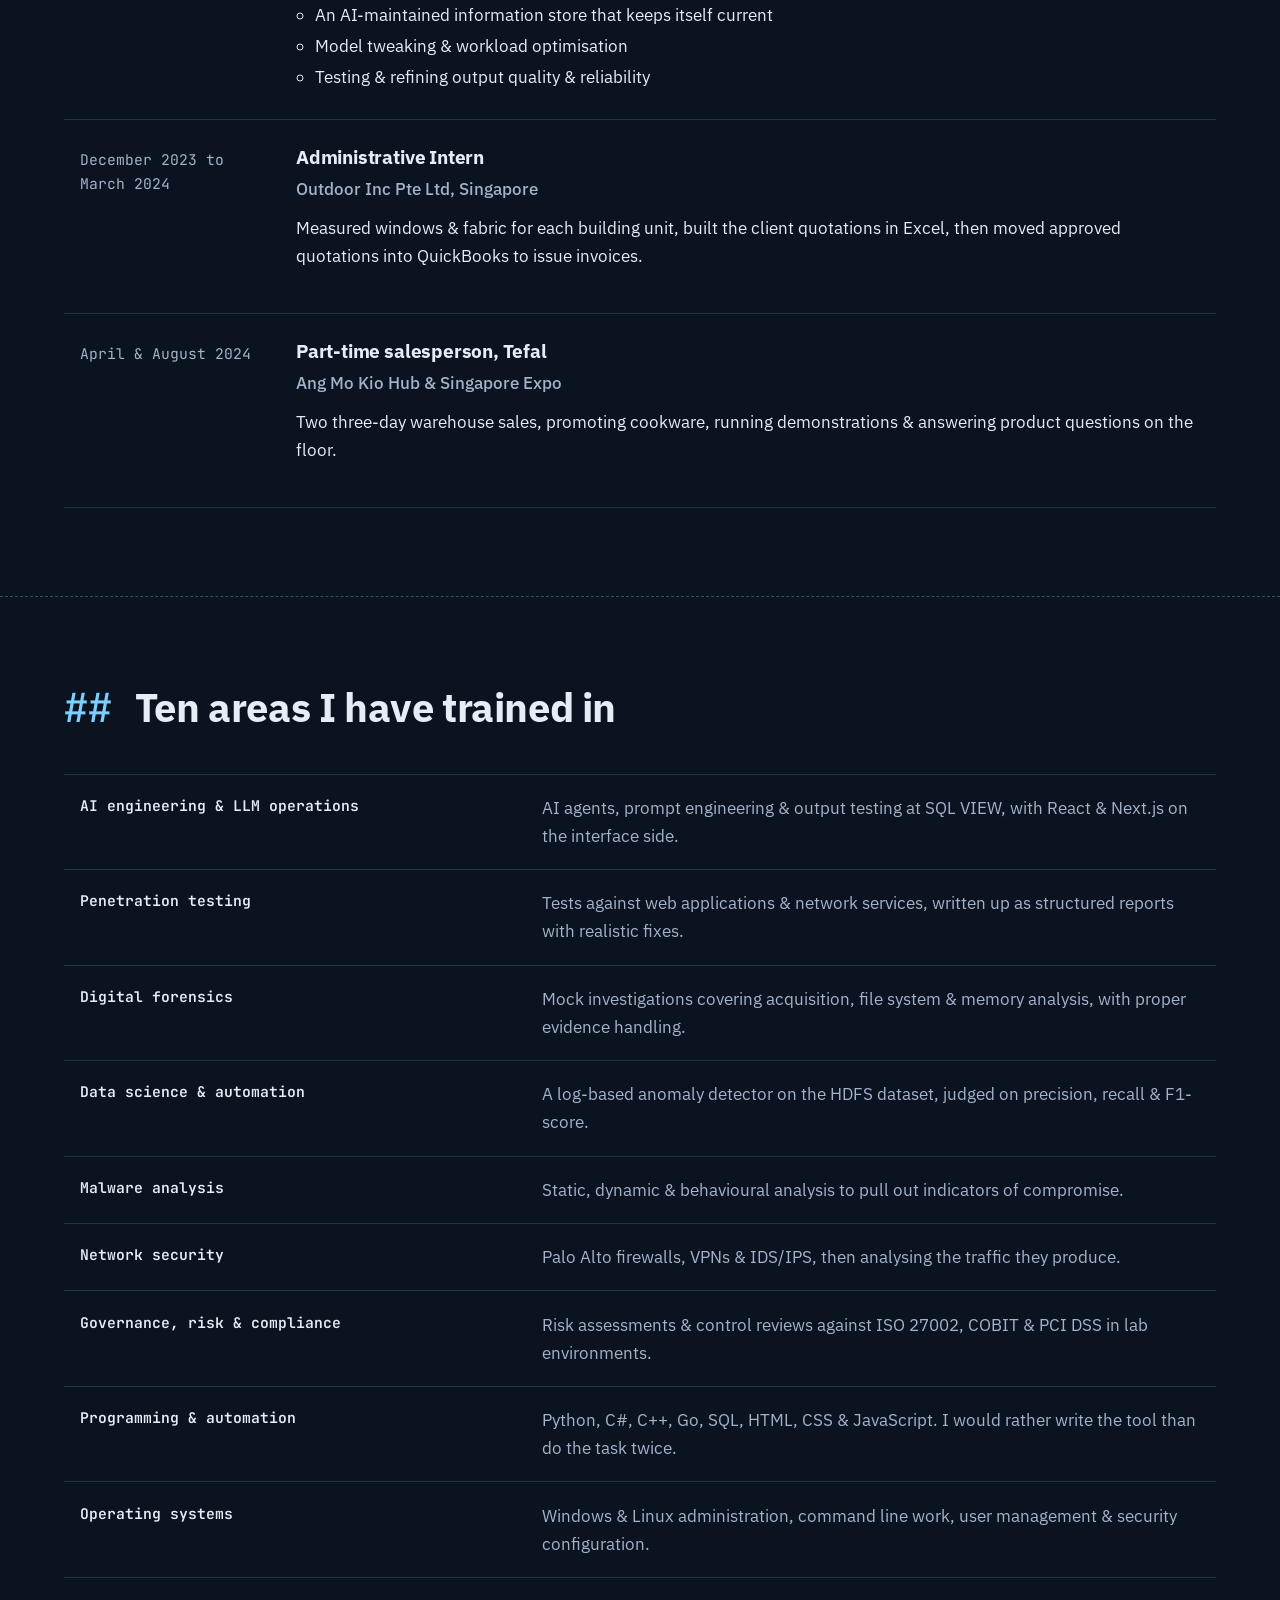
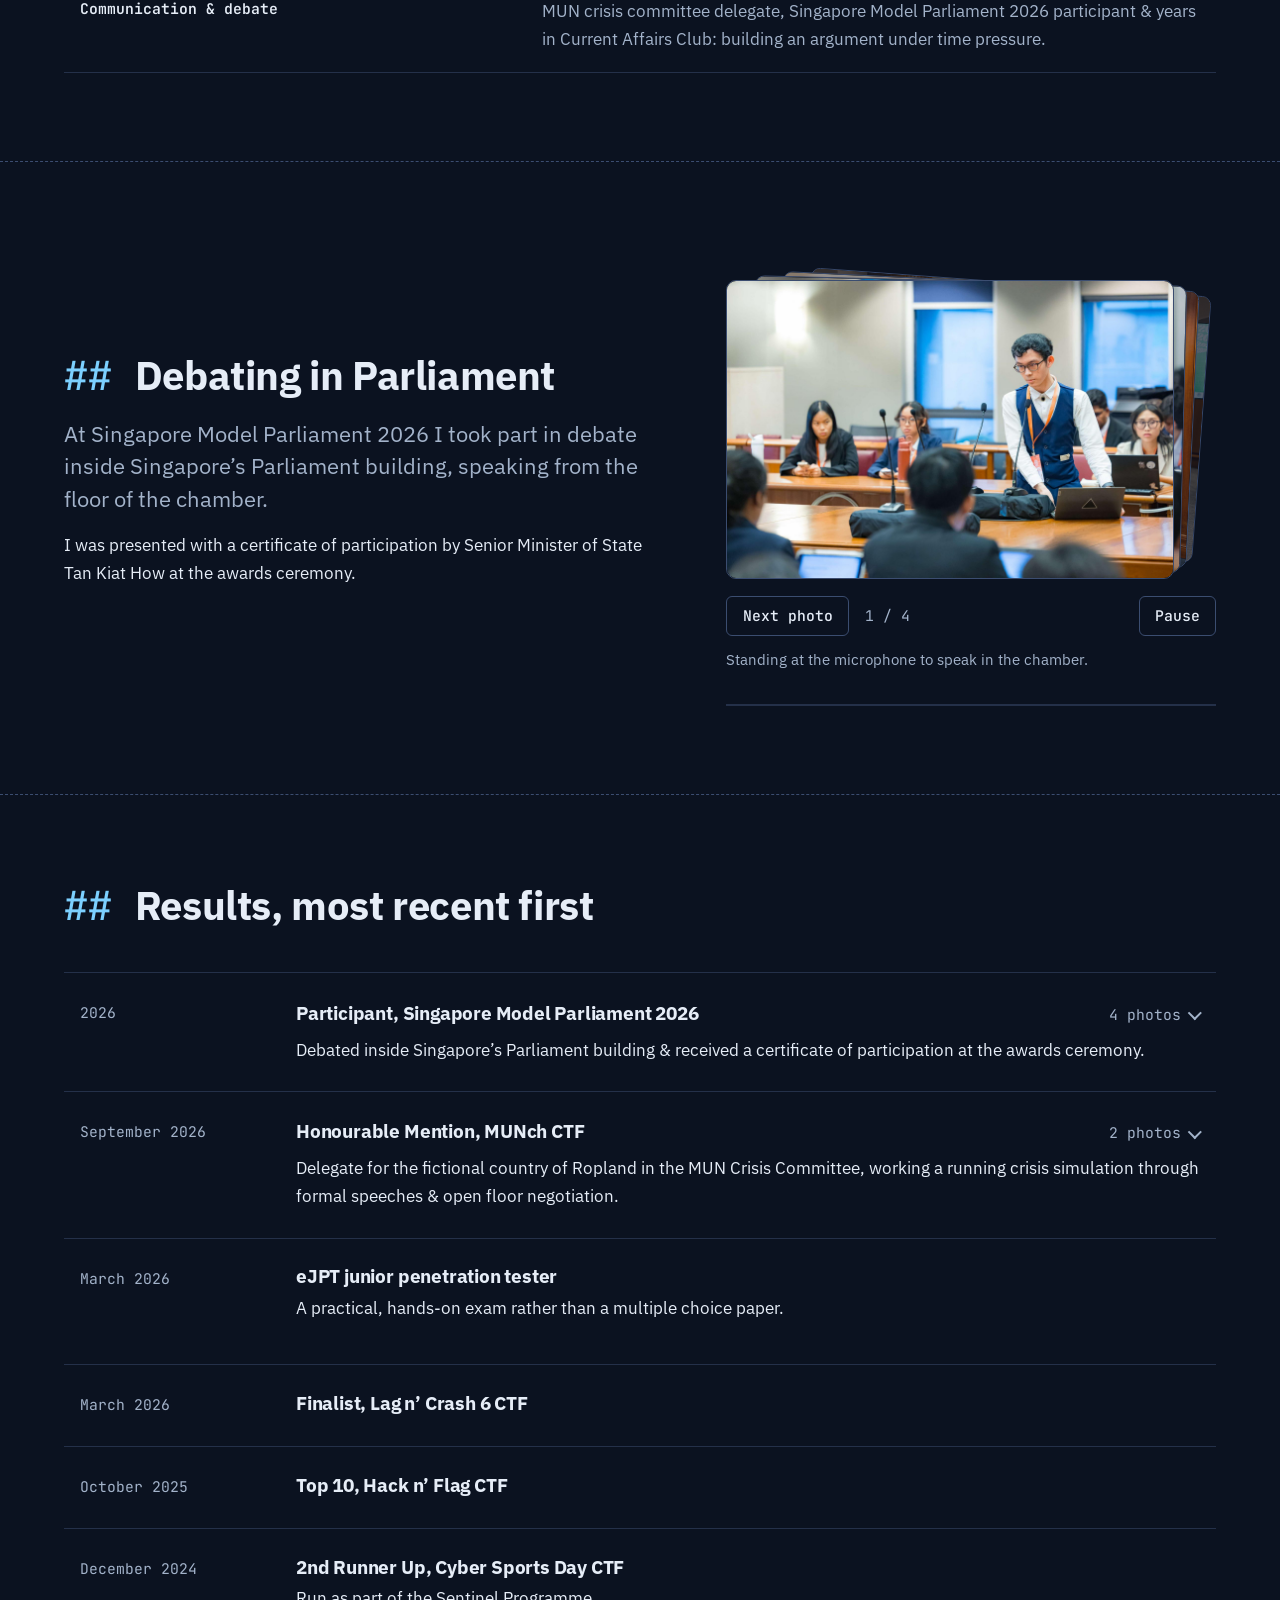
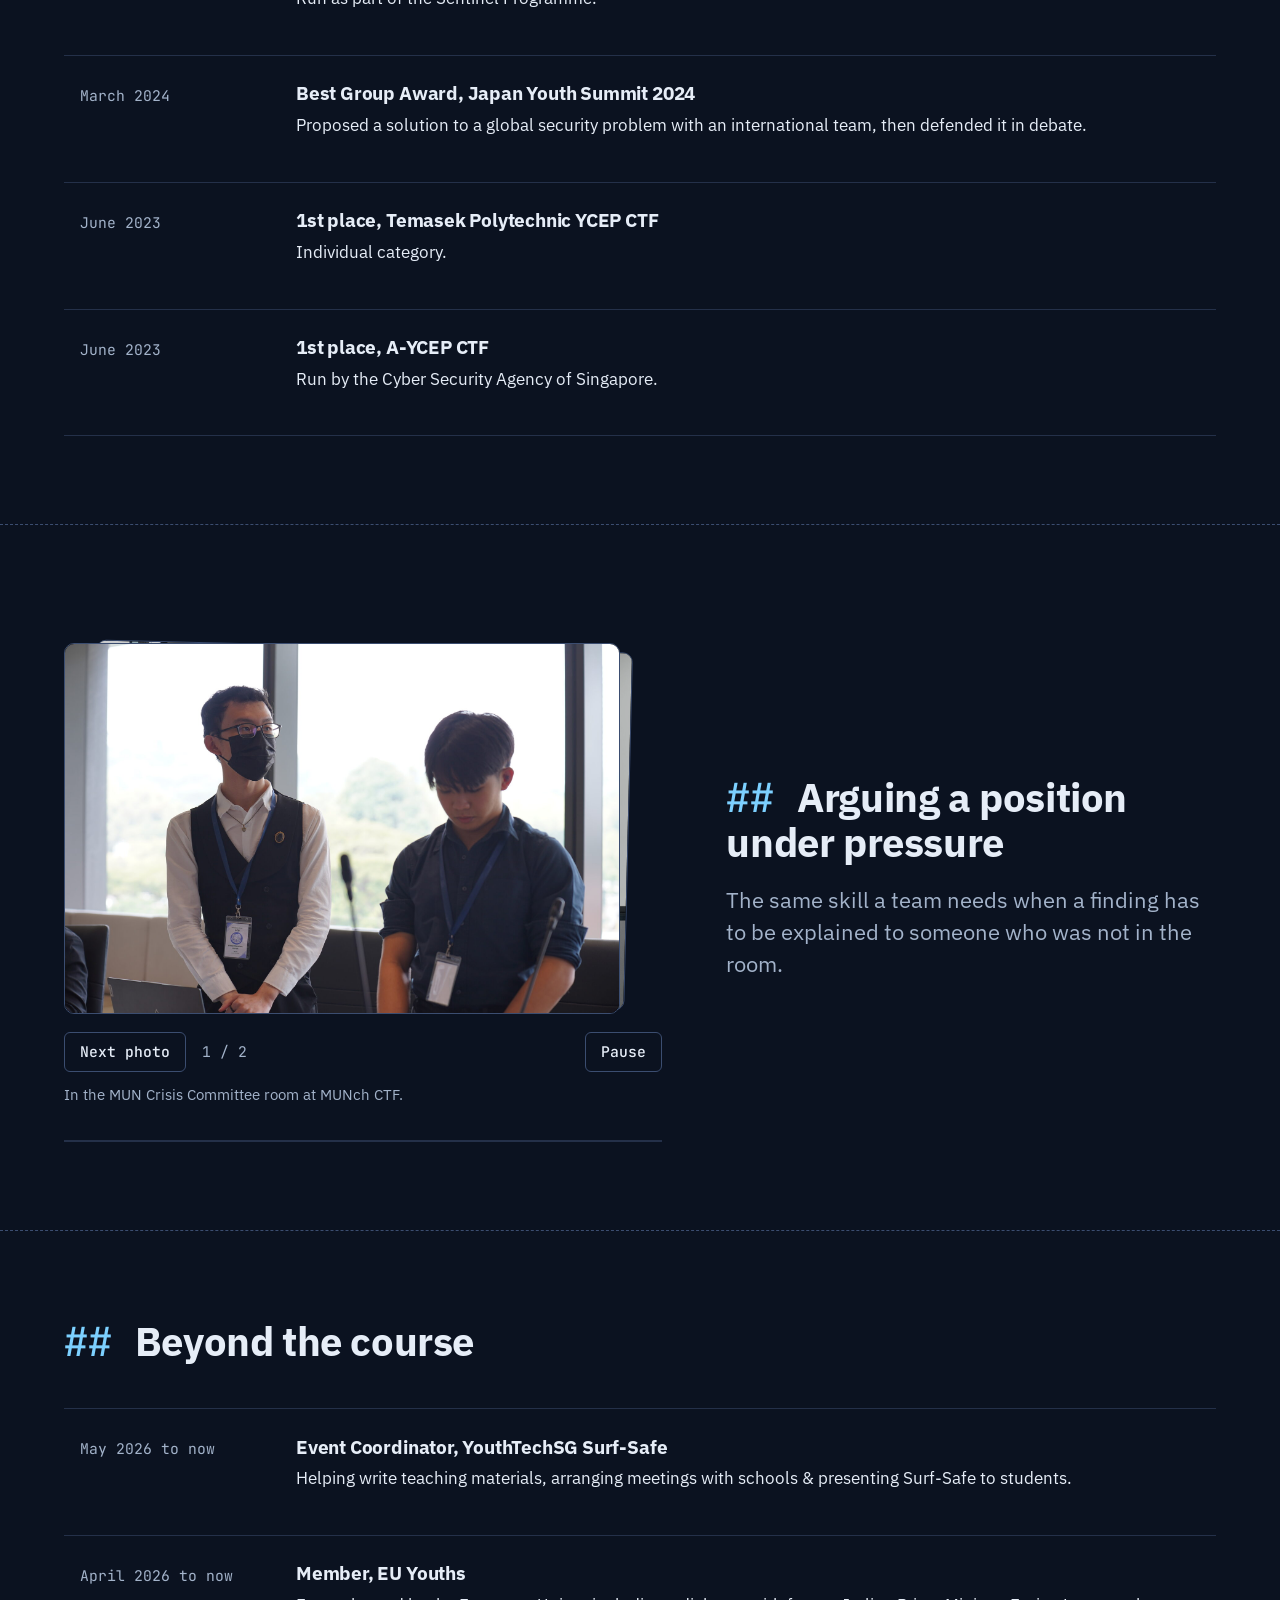
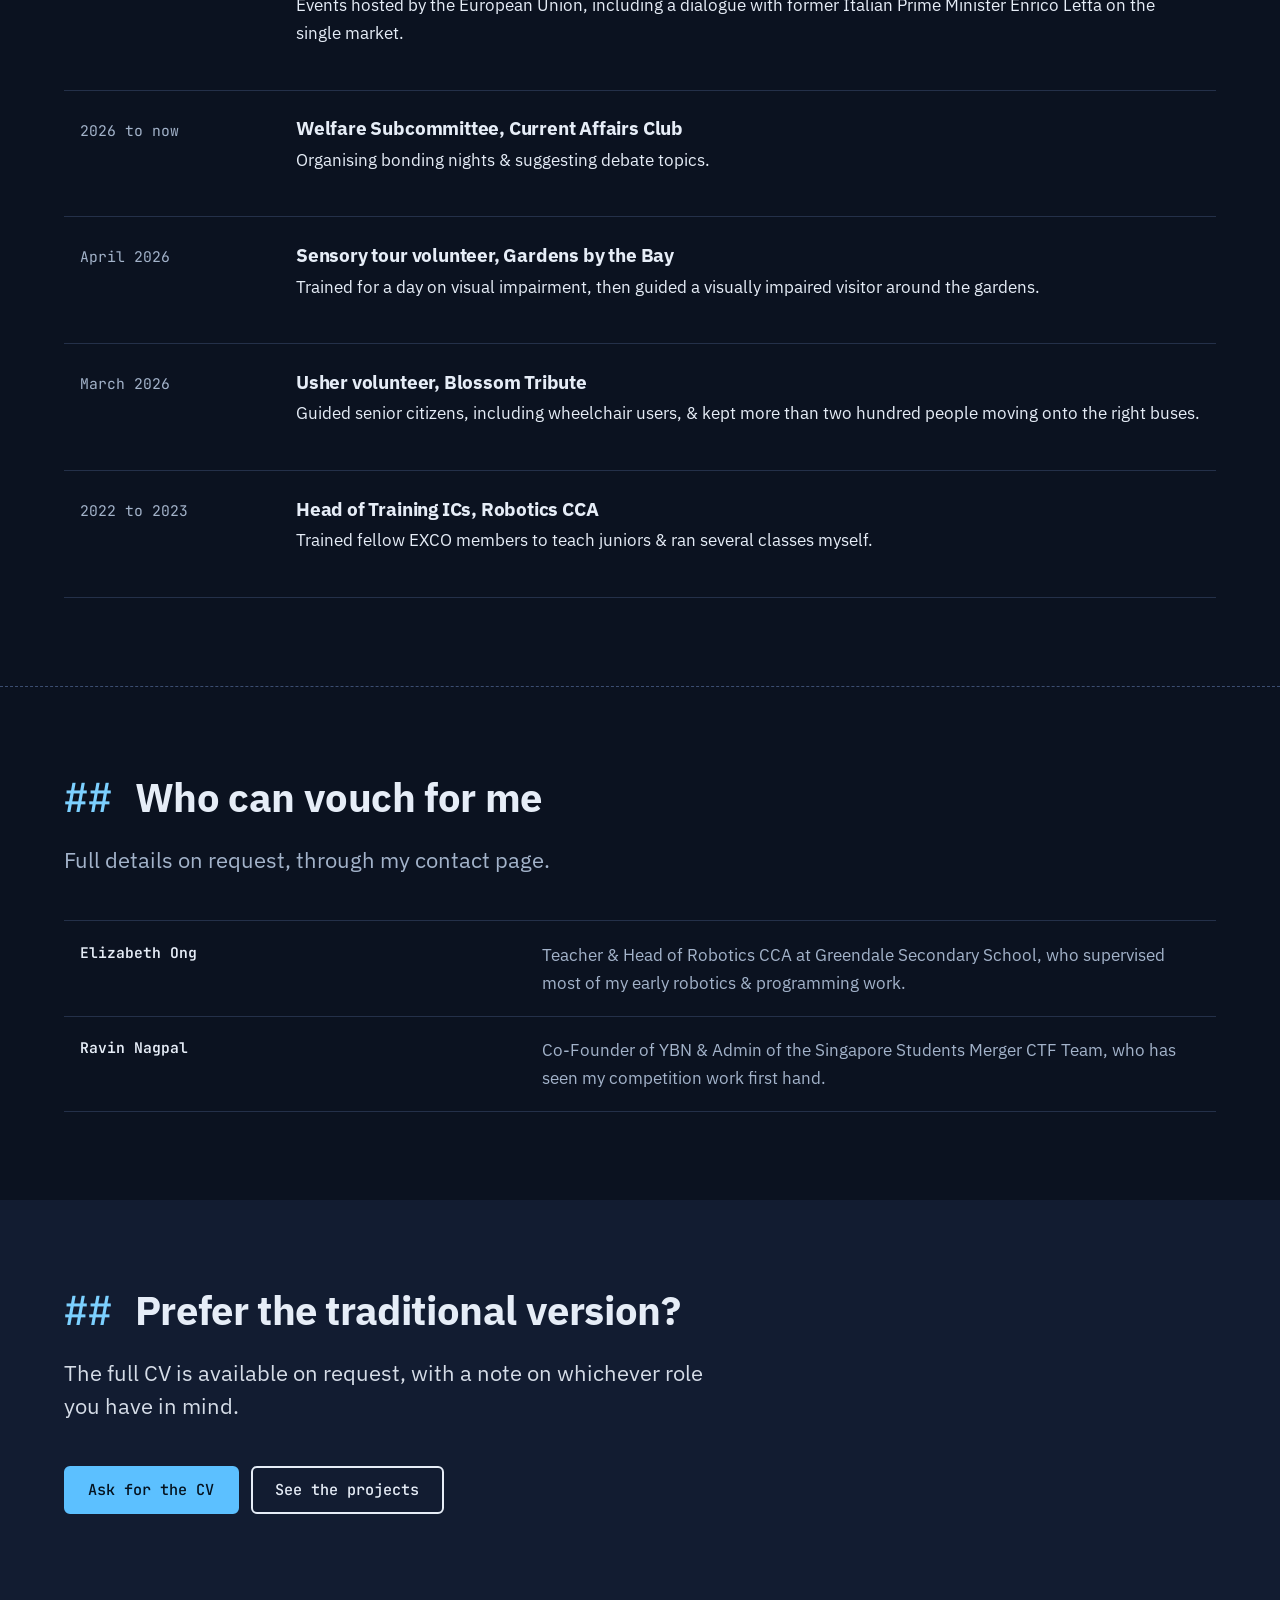
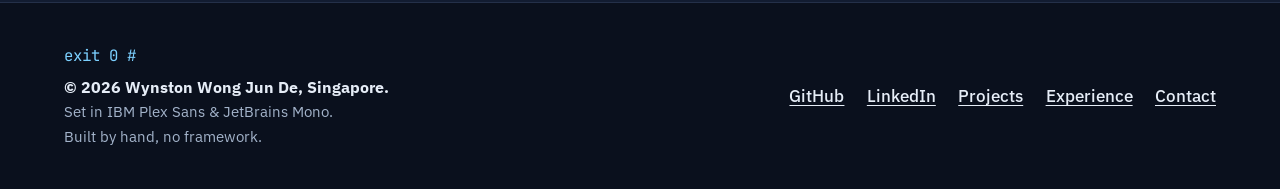
<file: experience/index.html>
<!DOCTYPE html>
<html lang="en" data-theme="light">
<head>
<meta charset="utf-8">
<meta name="viewport" content="width=device-width, initial-scale=1">
<title>Experience | Wynston Wong</title>
<meta name="description" content="Education, work, competition results, skills, leadership &amp; volunteering for Wynston Wong, an AI engineer intern at SQL VIEW studying cybersecurity &amp; digital forensics.">
<meta property="og:type" content="website">
<meta property="og:site_name" content="Wynston Wong">
<meta property="og:title" content="Experience | Wynston Wong">
<meta property="og:description" content="Education, work, competition results, skills, leadership &amp; volunteering for Wynston Wong, an AI engineer intern at SQL VIEW studying cybersecurity &amp; digital forensics.">
<meta name="twitter:card" content="summary">
<meta name="theme-color" media="(prefers-color-scheme: light)" content="#f4f7fb">
<meta name="theme-color" media="(prefers-color-scheme: dark)" content="#0b1220">
<link rel="icon" href="data:image/svg+xml,%3Csvg xmlns='http://www.w3.org/2000/svg' viewBox='0 0 32 32'%3E%3Crect width='32' height='32' rx='6' fill='%230b1220'/%3E%3Ctext x='16' y='24' font-family='Arial,sans-serif' font-weight='900' font-size='22' text-anchor='middle' fill='%235cc0ff'%3EW%3C/text%3E%3C/svg%3E">
<link rel="preconnect" href="https://fonts.googleapis.com">
<link rel="preconnect" href="https://fonts.gstatic.com" crossorigin>
<link rel="stylesheet" href="https://fonts.googleapis.com/css2?family=IBM+Plex+Sans:wght@400;500;600;700&family=JetBrains+Mono:wght@400;500;700&amp;display=swap">
<link rel="stylesheet" href="../style.css">
<script>
// Apply the saved colour theme (else the visitor's system setting) before first paint.
try {
  var saved = localStorage.getItem("portfolio-theme");
  var theme = saved === "light" || saved === "dark" ? saved : "dark";
  document.documentElement.setAttribute("data-theme", theme);
} catch (err) {}
</script>
</head>
<body>
<svg class="sprite" width="0" height="0" aria-hidden="true" focusable="false" style="position:absolute"><defs><symbol id="l-bot" viewBox="0 0 24 24"><path d="M12 8V4H8" />
  <rect width="16" height="12" x="4" y="8" rx="2" />
  <path d="M2 14h2" />
  <path d="M20 14h2" />
  <path d="M15 13v2" />
  <path d="M9 13v2" /></symbol><symbol id="l-brain-circuit" viewBox="0 0 24 24"><path d="M12 5a3 3 0 1 0-5.997.125 4 4 0 0 0-2.526 5.77 4 4 0 0 0 .556 6.588A4 4 0 1 0 12 18Z" />
  <path d="M9 13a4.5 4.5 0 0 0 3-4" />
  <path d="M6.003 5.125A3 3 0 0 0 6.401 6.5" />
  <path d="M3.477 10.896a4 4 0 0 1 .585-.396" />
  <path d="M6 18a4 4 0 0 1-1.967-.516" />
  <path d="M12 13h4" />
  <path d="M12 18h6a2 2 0 0 1 2 2v1" />
  <path d="M12 8h8" />
  <path d="M16 8V5a2 2 0 0 1 2-2" />
  <circle cx="16" cy="13" r=".5" />
  <circle cx="18" cy="3" r=".5" />
  <circle cx="20" cy="21" r=".5" />
  <circle cx="20" cy="8" r=".5" /></symbol><symbol id="l-bug" viewBox="0 0 24 24"><path d="m8 2 1.88 1.88" />
  <path d="M14.12 3.88 16 2" />
  <path d="M9 7.13v-1a3.003 3.003 0 1 1 6 0v1" />
  <path d="M12 20c-3.3 0-6-2.7-6-6v-3a4 4 0 0 1 4-4h4a4 4 0 0 1 4 4v3c0 3.3-2.7 6-6 6" />
  <path d="M12 20v-9" />
  <path d="M6.53 9C4.6 8.8 3 7.1 3 5" />
  <path d="M6 13H2" />
  <path d="M3 21c0-2.1 1.7-3.9 3.8-4" />
  <path d="M20.97 5c0 2.1-1.6 3.8-3.5 4" />
  <path d="M22 13h-4" />
  <path d="M17.2 17c2.1.1 3.8 1.9 3.8 4" /></symbol><symbol id="l-chart-column" viewBox="0 0 24 24"><path d="M3 3v16a2 2 0 0 0 2 2h16" />
  <path d="M18 17V9" />
  <path d="M13 17V5" />
  <path d="M8 17v-3" /></symbol><symbol id="l-code-xml" viewBox="0 0 24 24"><path d="m18 16 4-4-4-4" />
  <path d="m6 8-4 4 4 4" />
  <path d="m14.5 4-5 16" /></symbol><symbol id="l-cpu" viewBox="0 0 24 24"><rect width="16" height="16" x="4" y="4" rx="2" />
  <rect width="6" height="6" x="9" y="9" rx="1" />
  <path d="M15 2v2" />
  <path d="M15 20v2" />
  <path d="M2 15h2" />
  <path d="M2 9h2" />
  <path d="M20 15h2" />
  <path d="M20 9h2" />
  <path d="M9 2v2" />
  <path d="M9 20v2" /></symbol><symbol id="l-file-pen-line" viewBox="0 0 24 24"><path d="m18 5-2.414-2.414A2 2 0 0 0 14.172 2H6a2 2 0 0 0-2 2v16a2 2 0 0 0 2 2h12a2 2 0 0 0 2-2" />
  <path d="M21.378 12.626a1 1 0 0 0-3.004-3.004l-4.01 4.012a2 2 0 0 0-.506.854l-.837 2.87a.5.5 0 0 0 .62.62l2.87-.837a2 2 0 0 0 .854-.506z" />
  <path d="M8 18h1" /></symbol><symbol id="l-file-search" viewBox="0 0 24 24"><path d="M14 2v4a2 2 0 0 0 2 2h4" />
  <path d="M4.268 21a2 2 0 0 0 1.727 1H18a2 2 0 0 0 2-2V7l-5-5H6a2 2 0 0 0-2 2v3" />
  <path d="m9 18-1.5-1.5" />
  <circle cx="5" cy="14" r="3" /></symbol><symbol id="l-file-spreadsheet" viewBox="0 0 24 24"><path d="M15 2H6a2 2 0 0 0-2 2v16a2 2 0 0 0 2 2h12a2 2 0 0 0 2-2V7Z" />
  <path d="M14 2v4a2 2 0 0 0 2 2h4" />
  <path d="M8 13h2" />
  <path d="M14 13h2" />
  <path d="M8 17h2" />
  <path d="M14 17h2" /></symbol><symbol id="l-fingerprint" viewBox="0 0 24 24"><path d="M12 10a2 2 0 0 0-2 2c0 1.02-.1 2.51-.26 4" />
  <path d="M14 13.12c0 2.38 0 6.38-1 8.88" />
  <path d="M17.29 21.02c.12-.6.43-2.3.5-3.02" />
  <path d="M2 12a10 10 0 0 1 18-6" />
  <path d="M2 16h.01" />
  <path d="M21.8 16c.2-2 .131-5.354 0-6" />
  <path d="M5 19.5C5.5 18 6 15 6 12a6 6 0 0 1 .34-2" />
  <path d="M8.65 22c.21-.66.45-1.32.57-2" />
  <path d="M9 6.8a6 6 0 0 1 9 5.2v2" /></symbol><symbol id="l-gamepad-2" viewBox="0 0 24 24"><line x1="6" x2="10" y1="11" y2="11" />
  <line x1="8" x2="8" y1="9" y2="13" />
  <line x1="15" x2="15.01" y1="12" y2="12" />
  <line x1="18" x2="18.01" y1="10" y2="10" />
  <path d="M17.32 5H6.68a4 4 0 0 0-3.978 3.59c-.006.052-.01.101-.017.152C2.604 9.416 2 14.456 2 16a3 3 0 0 0 3 3c1 0 1.5-.5 2-1l1.414-1.414A2 2 0 0 1 9.828 16h4.344a2 2 0 0 1 1.414.586L17 18c.5.5 1 1 2 1a3 3 0 0 0 3-3c0-1.545-.604-6.584-.685-7.258-.007-.05-.011-.1-.017-.151A4 4 0 0 0 17.32 5z" /></symbol><symbol id="l-globe" viewBox="0 0 24 24"><circle cx="12" cy="12" r="10" />
  <path d="M12 2a14.5 14.5 0 0 0 0 20 14.5 14.5 0 0 0 0-20" />
  <path d="M2 12h20" /></symbol><symbol id="l-hard-drive" viewBox="0 0 24 24"><line x1="22" x2="2" y1="12" y2="12" />
  <path d="M5.45 5.11 2 12v6a2 2 0 0 0 2 2h16a2 2 0 0 0 2-2v-6l-3.45-6.89A2 2 0 0 0 16.76 4H7.24a2 2 0 0 0-1.79 1.11z" />
  <line x1="6" x2="6.01" y1="16" y2="16" />
  <line x1="10" x2="10.01" y1="16" y2="16" /></symbol><symbol id="l-lock-keyhole" viewBox="0 0 24 24"><circle cx="12" cy="16" r="1" />
  <rect x="3" y="10" width="18" height="12" rx="2" />
  <path d="M7 10V7a5 5 0 0 1 10 0v3" /></symbol><symbol id="l-network" viewBox="0 0 24 24"><rect x="16" y="16" width="6" height="6" rx="1" />
  <rect x="2" y="16" width="6" height="6" rx="1" />
  <rect x="9" y="2" width="6" height="6" rx="1" />
  <path d="M5 16v-3a1 1 0 0 1 1-1h12a1 1 0 0 1 1 1v3" />
  <path d="M12 12V8" /></symbol><symbol id="l-pin" viewBox="0 0 24 24"><path d="M12 17v5" />
  <path d="M9 10.76a2 2 0 0 1-1.11 1.79l-1.78.9A2 2 0 0 0 5 15.24V16a1 1 0 0 0 1 1h12a1 1 0 0 0 1-1v-.76a2 2 0 0 0-1.11-1.79l-1.78-.9A2 2 0 0 1 15 10.76V7a1 1 0 0 1 1-1 2 2 0 0 0 0-4H8a2 2 0 0 0 0 4 1 1 0 0 1 1 1z" /></symbol><symbol id="l-scan-search" viewBox="0 0 24 24"><path d="M3 7V5a2 2 0 0 1 2-2h2" />
  <path d="M17 3h2a2 2 0 0 1 2 2v2" />
  <path d="M21 17v2a2 2 0 0 1-2 2h-2" />
  <path d="M7 21H5a2 2 0 0 1-2-2v-2" />
  <circle cx="12" cy="12" r="3" />
  <path d="m16 16-1.9-1.9" /></symbol><symbol id="l-scroll-text" viewBox="0 0 24 24"><path d="M15 12h-5" />
  <path d="M15 8h-5" />
  <path d="M19 17V5a2 2 0 0 0-2-2H4" />
  <path d="M8 21h12a2 2 0 0 0 2-2v-1a1 1 0 0 0-1-1H11a1 1 0 0 0-1 1v1a2 2 0 1 1-4 0V5a2 2 0 1 0-4 0v2a1 1 0 0 0 1 1h3" /></symbol><symbol id="l-shapes" viewBox="0 0 24 24"><path d="M8.3 10a.7.7 0 0 1-.626-1.079L11.4 3a.7.7 0 0 1 1.198-.043L16.3 8.9a.7.7 0 0 1-.572 1.1Z" />
  <rect x="3" y="14" width="7" height="7" rx="1" />
  <circle cx="17.5" cy="17.5" r="3.5" /></symbol><symbol id="l-shield-check" viewBox="0 0 24 24"><path d="M20 13c0 5-3.5 7.5-7.66 8.95a1 1 0 0 1-.67-.01C7.5 20.5 4 18 4 13V6a1 1 0 0 1 1-1c2 0 4.5-1.2 6.24-2.72a1.17 1.17 0 0 1 1.52 0C14.51 3.81 17 5 19 5a1 1 0 0 1 1 1z" />
  <path d="m9 12 2 2 4-4" /></symbol><symbol id="l-user-round" viewBox="0 0 24 24"><circle cx="12" cy="8" r="5" />
  <path d="M20 21a8 8 0 0 0-16 0" /></symbol><symbol id="s-cplusplus" viewBox="0 0 24 24"><path d="M22.394 6c-.167-.29-.398-.543-.652-.69L12.926.22c-.509-.294-1.34-.294-1.848 0L2.26 5.31c-.508.293-.923 1.013-.923 1.6v10.18c0 .294.104.62.271.91.167.29.398.543.652.69l8.816 5.09c.508.293 1.34.293 1.848 0l8.816-5.09c.254-.147.485-.4.652-.69.167-.29.27-.616.27-.91V6.91c.003-.294-.1-.62-.268-.91zM12 19.11c-3.92 0-7.109-3.19-7.109-7.11 0-3.92 3.19-7.11 7.11-7.11a7.133 7.133 0 016.156 3.553l-3.076 1.78a3.567 3.567 0 00-3.08-1.78A3.56 3.56 0 008.444 12 3.56 3.56 0 0012 15.555a3.57 3.57 0 003.08-1.778l3.078 1.78A7.135 7.135 0 0112 19.11zm7.11-6.715h-.79v.79h-.79v-.79h-.79v-.79h.79v-.79h.79v.79h.79zm2.962 0h-.79v.79h-.79v-.79h-.79v-.79h.79v-.79h.79v.79h.79z"/></symbol><symbol id="s-csharp" viewBox="0 0 24 24"><path d="M1.194 7.543v8.913c0 1.103.588 2.122 1.544 2.674l7.718 4.456a3.086 3.086 0 0 0 3.088 0l7.718-4.456a3.087 3.087 0 0 0 1.544-2.674V7.543a3.084 3.084 0 0 0-1.544-2.673L13.544.414a3.086 3.086 0 0 0-3.088 0L2.738 4.87a3.085 3.085 0 0 0-1.544 2.673Zm5.403 2.914v3.087a.77.77 0 0 0 .772.772.773.773 0 0 0 .772-.772.773.773 0 0 1 1.317-.546.775.775 0 0 1 .226.546 2.314 2.314 0 1 1-4.631 0v-3.087c0-.615.244-1.203.679-1.637a2.312 2.312 0 0 1 3.274 0c.434.434.678 1.023.678 1.637a.769.769 0 0 1-.226.545.767.767 0 0 1-1.091 0 .77.77 0 0 1-.226-.545.77.77 0 0 0-.772-.772.771.771 0 0 0-.772.772Zm12.35 3.087a.77.77 0 0 1-.772.772h-.772v.772a.773.773 0 0 1-1.544 0v-.772h-1.544v.772a.773.773 0 0 1-1.317.546.775.775 0 0 1-.226-.546v-.772H12a.771.771 0 1 1 0-1.544h.772v-1.543H12a.77.77 0 1 1 0-1.544h.772v-.772a.773.773 0 0 1 1.317-.546.775.775 0 0 1 .226.546v.772h1.544v-.772a.773.773 0 0 1 1.544 0v.772h.772a.772.772 0 0 1 0 1.544h-.772v1.543h.772a.776.776 0 0 1 .772.772Zm-3.088-2.315h-1.544v1.543h1.544v-1.543Z"/></symbol><symbol id="s-html5" viewBox="0 0 24 24"><path d="M1.5 0h21l-1.91 21.563L11.977 24l-8.564-2.438L1.5 0zm7.031 9.75l-.232-2.718 10.059.003.23-2.622L5.412 4.41l.698 8.01h9.126l-.326 3.426-2.91.804-2.955-.81-.188-2.11H6.248l.33 4.171L12 19.351l5.379-1.443.744-8.157H8.531z"/></symbol><symbol id="s-jupyter" viewBox="0 0 24 24"><path d="M7.157 22.201A1.784 1.799 0 0 1 5.374 24a1.784 1.799 0 0 1-1.784-1.799 1.784 1.799 0 0 1 1.784-1.799 1.784 1.799 0 0 1 1.783 1.799zM20.582 1.427a1.415 1.427 0 0 1-1.415 1.428 1.415 1.427 0 0 1-1.416-1.428A1.415 1.427 0 0 1 19.167 0a1.415 1.427 0 0 1 1.415 1.427zM4.992 3.336A1.047 1.056 0 0 1 3.946 4.39a1.047 1.056 0 0 1-1.047-1.055A1.047 1.056 0 0 1 3.946 2.28a1.047 1.056 0 0 1 1.046 1.056zm7.336 1.517c3.769 0 7.06 1.38 8.768 3.424a9.363 9.363 0 0 0-3.393-4.547 9.238 9.238 0 0 0-5.377-1.728A9.238 9.238 0 0 0 6.95 3.73a9.363 9.363 0 0 0-3.394 4.547c1.713-2.04 5.004-3.424 8.772-3.424zm.001 13.295c-3.768 0-7.06-1.381-8.768-3.425a9.363 9.363 0 0 0 3.394 4.547A9.238 9.238 0 0 0 12.33 21a9.238 9.238 0 0 0 5.377-1.729 9.363 9.363 0 0 0 3.393-4.547c-1.712 2.044-5.003 3.425-8.772 3.425Z"/></symbol><symbol id="s-markdown" viewBox="0 0 24 24"><path d="M22.27 19.385H1.73A1.73 1.73 0 010 17.655V6.345a1.73 1.73 0 011.73-1.73h20.54A1.73 1.73 0 0124 6.345v11.308a1.73 1.73 0 01-1.73 1.731zM5.769 15.923v-4.5l2.308 2.885 2.307-2.885v4.5h2.308V8.078h-2.308l-2.307 2.885-2.308-2.885H3.46v7.847zM21.232 12h-2.309V8.077h-2.307V12h-2.308l3.461 4.039z"/></symbol><symbol id="s-python" viewBox="0 0 24 24"><path d="M14.25.18l.9.2.73.26.59.3.45.32.34.34.25.34.16.33.1.3.04.26.02.2-.01.13V8.5l-.05.63-.13.55-.21.46-.26.38-.3.31-.33.25-.35.19-.35.14-.33.1-.3.07-.26.04-.21.02H8.77l-.69.05-.59.14-.5.22-.41.27-.33.32-.27.35-.2.36-.15.37-.1.35-.07.32-.04.27-.02.21v3.06H3.17l-.21-.03-.28-.07-.32-.12-.35-.18-.36-.26-.36-.36-.35-.46-.32-.59-.28-.73-.21-.88-.14-1.05-.05-1.23.06-1.22.16-1.04.24-.87.32-.71.36-.57.4-.44.42-.33.42-.24.4-.16.36-.1.32-.05.24-.01h.16l.06.01h8.16v-.83H6.18l-.01-2.75-.02-.37.05-.34.11-.31.17-.28.25-.26.31-.23.38-.2.44-.18.51-.15.58-.12.64-.1.71-.06.77-.04.84-.02 1.27.05zm-6.3 1.98l-.23.33-.08.41.08.41.23.34.33.22.41.09.41-.09.33-.22.23-.34.08-.41-.08-.41-.23-.33-.33-.22-.41-.09-.41.09zm13.09 3.95l.28.06.32.12.35.18.36.27.36.35.35.47.32.59.28.73.21.88.14 1.04.05 1.23-.06 1.23-.16 1.04-.24.86-.32.71-.36.57-.4.45-.42.33-.42.24-.4.16-.36.09-.32.05-.24.02-.16-.01h-8.22v.82h5.84l.01 2.76.02.36-.05.34-.11.31-.17.29-.25.25-.31.24-.38.2-.44.17-.51.15-.58.13-.64.09-.71.07-.77.04-.84.01-1.27-.04-1.07-.14-.9-.2-.73-.25-.59-.3-.45-.33-.34-.34-.25-.34-.16-.33-.1-.3-.04-.25-.02-.2.01-.13v-5.34l.05-.64.13-.54.21-.46.26-.38.3-.32.33-.24.35-.2.35-.14.33-.1.3-.06.26-.04.21-.02.13-.01h5.84l.69-.05.59-.14.5-.21.41-.28.33-.32.27-.35.2-.36.15-.36.1-.35.07-.32.04-.28.02-.21V6.07h2.09l.14.01zm-6.47 14.25l-.23.33-.08.41.08.41.23.33.33.23.41.08.41-.08.33-.23.23-.33.08-.41-.08-.41-.23-.33-.33-.23-.41-.08-.41.08z"/></symbol><symbol id="s-rust" viewBox="0 0 24 24"><path d="M23.8346 11.7033l-1.0073-.6236a13.7268 13.7268 0 00-.0283-.2936l.8656-.8069a.3483.3483 0 00-.1154-.578l-1.1066-.414a8.4958 8.4958 0 00-.087-.2856l.6904-.9587a.3462.3462 0 00-.2257-.5446l-1.1663-.1894a9.3574 9.3574 0 00-.1407-.2622l.49-1.0761a.3437.3437 0 00-.0274-.3361.3486.3486 0 00-.3006-.154l-1.1845.0416a6.7444 6.7444 0 00-.1873-.2268l.2723-1.153a.3472.3472 0 00-.417-.4172l-1.1532.2724a14.0183 14.0183 0 00-.2278-.1873l.0415-1.1845a.3442.3442 0 00-.49-.328l-1.076.491c-.0872-.0476-.1742-.0952-.2623-.1407l-.1903-1.1673A.3483.3483 0 0016.256.955l-.9597.6905a8.4867 8.4867 0 00-.2855-.086l-.414-1.1066a.3483.3483 0 00-.5781-.1154l-.8069.8666a9.2936 9.2936 0 00-.2936-.0284L12.2946.1683a.3462.3462 0 00-.5892 0l-.6236 1.0073a13.7383 13.7383 0 00-.2936.0284L9.9803.3374a.3462.3462 0 00-.578.1154l-.4141 1.1065c-.0962.0274-.1903.0567-.2855.086L7.744.955a.3483.3483 0 00-.5447.2258L7.009 2.348a9.3574 9.3574 0 00-.2622.1407l-1.0762-.491a.3462.3462 0 00-.49.328l.0416 1.1845a7.9826 7.9826 0 00-.2278.1873L3.8413 3.425a.3472.3472 0 00-.4171.4171l.2713 1.1531c-.0628.075-.1255.1509-.1863.2268l-1.1845-.0415a.3462.3462 0 00-.328.49l.491 1.0761a9.167 9.167 0 00-.1407.2622l-1.1662.1894a.3483.3483 0 00-.2258.5446l.6904.9587a13.303 13.303 0 00-.087.2855l-1.1065.414a.3483.3483 0 00-.1155.5781l.8656.807a9.2936 9.2936 0 00-.0283.2935l-1.0073.6236a.3442.3442 0 000 .5892l1.0073.6236c.008.0982.0182.1964.0283.2936l-.8656.8079a.3462.3462 0 00.1155.578l1.1065.4141c.0273.0962.0567.1914.087.2855l-.6904.9587a.3452.3452 0 00.2268.5447l1.1662.1893c.0456.088.0922.1751.1408.2622l-.491 1.0762a.3462.3462 0 00.328.49l1.1834-.0415c.0618.0769.1235.1528.1873.2277l-.2713 1.1541a.3462.3462 0 00.4171.4161l1.153-.2713c.075.0638.151.1255.2279.1863l-.0415 1.1845a.3442.3442 0 00.49.327l1.0761-.49c.087.0486.1741.0951.2622.1407l.1903 1.1662a.3483.3483 0 00.5447.2268l.9587-.6904a9.299 9.299 0 00.2855.087l.414 1.1066a.3452.3452 0 00.5781.1154l.8079-.8656c.0972.0111.1954.0203.2936.0294l.6236 1.0073a.3472.3472 0 00.5892 0l.6236-1.0073c.0982-.0091.1964-.0183.2936-.0294l.8069.8656a.3483.3483 0 00.578-.1154l.4141-1.1066a8.4626 8.4626 0 00.2855-.087l.9587.6904a.3452.3452 0 00.5447-.2268l.1903-1.1662c.088-.0456.1751-.0931.2622-.1407l1.0762.49a.3472.3472 0 00.49-.327l-.0415-1.1845a6.7267 6.7267 0 00.2267-.1863l1.1531.2713a.3472.3472 0 00.4171-.416l-.2713-1.1542c.0628-.0749.1255-.1508.1863-.2278l1.1845.0415a.3442.3442 0 00.328-.49l-.49-1.076c.0475-.0872.0951-.1742.1407-.2623l1.1662-.1893a.3483.3483 0 00.2258-.5447l-.6904-.9587.087-.2855 1.1066-.414a.3462.3462 0 00.1154-.5781l-.8656-.8079c.0101-.0972.0202-.1954.0283-.2936l1.0073-.6236a.3442.3442 0 000-.5892zm-6.7413 8.3551a.7138.7138 0 01.2986-1.396.714.714 0 11-.2997 1.396zm-.3422-2.3142a.649.649 0 00-.7715.5l-.3573 1.6685c-1.1035.501-2.3285.7795-3.6193.7795a8.7368 8.7368 0 01-3.6951-.814l-.3574-1.6684a.648.648 0 00-.7714-.499l-1.473.3158a8.7216 8.7216 0 01-.7613-.898h7.1676c.081 0 .1356-.0141.1356-.088v-2.536c0-.074-.0536-.0881-.1356-.0881h-2.0966v-1.6077h2.2677c.2065 0 1.1065.0587 1.394 1.2088.0901.3533.2875 1.5044.4232 1.8729.1346.413.6833 1.2381 1.2685 1.2381h3.5716a.7492.7492 0 00.1296-.0131 8.7874 8.7874 0 01-.8119.9526zM6.8369 20.024a.714.714 0 11-.2997-1.396.714.714 0 01.2997 1.396zM4.1177 8.9972a.7137.7137 0 11-1.304.5791.7137.7137 0 011.304-.579zm-.8352 1.9813l1.5347-.6824a.65.65 0 00.33-.8585l-.3158-.7147h1.2432v5.6025H3.5669a8.7753 8.7753 0 01-.2834-3.348zm6.7343-.5437V8.7836h2.9601c.153 0 1.0792.1772 1.0792.8697 0 .575-.7107.7815-1.2948.7815zm10.7574 1.4862c0 .2187-.008.4363-.0243.651h-.9c-.09 0-.1265.0586-.1265.1477v.413c0 .973-.5487 1.1846-1.0296 1.2382-.4576.0517-.9648-.1913-1.0275-.4717-.2704-1.5186-.7198-1.8436-1.4305-2.4034.8817-.5599 1.799-1.386 1.799-2.4915 0-1.1936-.819-1.9458-1.3769-2.3153-.7825-.5163-1.6491-.6195-1.883-.6195H5.4682a8.7651 8.7651 0 014.907-2.7699l1.0974 1.151a.648.648 0 00.9182.0213l1.227-1.1743a8.7753 8.7753 0 016.0044 4.2762l-.8403 1.8982a.652.652 0 00.33.8585l1.6178.7188c.0283.2875.0425.577.0425.8717zm-9.3006-9.5993a.7128.7128 0 11.984 1.0316.7137.7137 0 01-.984-1.0316zm8.3389 6.71a.7107.7107 0 01.9395-.3625.7137.7137 0 11-.9405.3635z"/></symbol><symbol id="s-svg" viewBox="0 0 24 24"><path d="M12 0c-1.497 0-2.749.965-3.248 2.17a3.45 3.45 0 00-.238 1.416 3.459 3.459 0 00-1.168-.834 3.508 3.508 0 00-1.463-.256 3.513 3.513 0 00-2.367 1.02c-1.06 1.058-1.263 2.625-.764 3.83.179.432.47.82.82 1.154a3.49 3.49 0 00-1.402.252C.965 9.251 0 10.502 0 12c0 1.497.965 2.749 2.17 3.248.437.181.924.25 1.414.236-.357.338-.65.732-.832 1.17-.499 1.205-.295 2.772.764 3.83 1.058 1.06 2.625 1.263 3.83.764.437-.181.83-.476 1.168-.832-.014.49.057.977.238 1.414C9.251 23.035 10.502 24 12 24c1.497 0 2.749-.965 3.248-2.17a3.45 3.45 0 00.238-1.416c.338.356.73.653 1.168.834 1.205.499 2.772.295 3.83-.764 1.06-1.058 1.263-2.625.764-3.83a3.459 3.459 0 00-.834-1.168 3.45 3.45 0 001.416-.238C23.035 14.749 24 13.498 24 12c0-1.497-.965-2.749-2.17-3.248a3.455 3.455 0 00-1.414-.236c.357-.338.65-.732.832-1.17.499-1.205.295-2.772-.764-3.83a3.513 3.513 0 00-2.367-1.02 3.508 3.508 0 00-1.463.256c-.437.181-.83.475-1.168.832a3.45 3.45 0 00-.238-1.414C14.749.965 13.498 0 12 0zm-.041 1.613a1.902 1.902 0 011.387 3.246v3.893L16.098 6A1.902 1.902 0 1118 7.902l-2.752 2.752h3.893a1.902 1.902 0 110 2.692h-3.893L18 16.098A1.902 1.902 0 1116.098 18l-2.752-2.752v3.893a1.902 1.902 0 11-2.692 0v-3.893L7.902 18A1.902 1.902 0 116 16.098l2.752-2.752H4.859a1.902 1.902 0 110-2.692h3.893L6 7.902A1.902 1.902 0 117.902 6l2.752 2.752V4.859a1.902 1.902 0 011.305-3.246z"/></symbol></defs></svg>
<a class="skip" href="#main">Skip to content</a>
<header class="nav">
<div class="container nav__inner">
<a class="wordmark" href="../" aria-label="Wynston Wong, home">Wynston Wong</a>
<nav class="nav__links" id="primary-nav" data-nav-links aria-label="Primary">
<a href="../projects/">Projects</a>
<a href="../experience/" aria-current="page">Experience</a>
<a href="../contact/">Contact</a>
</nav>
<button class="icon-btn" type="button" data-theme-toggle aria-label="Switch to dark theme" aria-pressed="false"><svg class="icon-sun" aria-hidden="true" viewBox="0 0 24 24" fill="none" stroke="currentColor" stroke-width="1.6" stroke-linecap="round" stroke-linejoin="round"><circle cx="12" cy="12" r="4"/><path d="M12 2v2M12 20v2M4.9 4.9l1.4 1.4M17.7 17.7l1.4 1.4M2 12h2M20 12h2M4.9 19.1l1.4-1.4M17.7 6.3l1.4-1.4"/></svg><svg class="icon-moon" aria-hidden="true" viewBox="0 0 24 24" fill="none" stroke="currentColor" stroke-width="1.6" stroke-linecap="round" stroke-linejoin="round"><path d="M21 12.8A9 9 0 1 1 11.2 3a7 7 0 0 0 9.8 9.8z"/></svg></button>
<button class="icon-btn nav__toggle" type="button" data-nav-toggle aria-controls="primary-nav" aria-expanded="false" aria-label="Open menu"><svg aria-hidden="true" viewBox="0 0 24 24" fill="none" stroke="currentColor" stroke-width="1.6" stroke-linecap="round" stroke-linejoin="round"><path d="M4 7h16M4 12h16M4 17h16"/></svg></button>
</div>
</header>
<main id="main">
<section class="section">
<div class="container">
<div class="head">
<h1>The long version</h1>
<p class="lead">Education, work, results, skills &amp; what fills the space around them.</p>
</div>
</div>
</section>

<section class="section section--ruled">
<div class="container">
<div class="head"><h2>Where I study</h2></div>
<ol class="log">
<li>
<time>2024 - 2027</time>
<div class="log__body">
<h3>Diploma in Cybersecurity &amp; Digital Forensics</h3>
<p class="where">School of InfoComm Technology, Ngee Ann Polytechnic</p>
<p>Specialising in the AI &amp; Machine Learning track, with graduation projected for May 2027. Class Chairperson for Year 2 Semester 2.</p>
<ul>
<li>Event Coordinator for YouthTechSG’s Surf-Safe programme</li>
<li>Member of NULLSEC SIG, the school’s security interest group</li>
<li>Graduate of the Sentinel Programme</li>
<li>Welfare Subcommittee member &amp; volunteer, Current Affairs Club</li>
</ul>
</div>
</li>
<li>
<time>2020 - 2023</time>
<div class="log__body">
<h3>GCE O-Level</h3>
<p class="where">Greendale Secondary School, Singapore</p>
<p>Net score of 13. Head of Training ICs for the Robotics CCA, where I taught juniors Arduino C &amp; Python. Class Chairperson of 4G. Edusave Good Progress Award in 2022, Young Engineer Award in 2021.</p>
</div>
</li>
</ol>
</div>
</section>

<section class="section section--ruled">
<div class="container">
<div class="head"><h2>Where I have worked</h2></div>
<ol class="log">
<li>
<time>September 2026 to now</time>
<div class="log__body">
<h3>Artificial Intelligence Engineer Intern</h3>
<p class="where">SQL VIEW, Singapore, on-site</p>
<p>Building AI agent and automation projects for the business, hosted on private infrastructure.</p>
<ul>
<li>Conversational interfaces for everyday business workflows</li>
<li>An AI-maintained information store that keeps itself current</li>
<li>Model tweaking &amp; workload optimisation</li>
<li>Testing &amp; refining output quality &amp; reliability</li>
</ul>
</div>
</li>
<li>
<time>December 2023 to March 2024</time>
<div class="log__body">
<h3>Administrative Intern</h3>
<p class="where">Outdoor Inc Pte Ltd, Singapore</p>
<p>Measured windows &amp; fabric for each building unit, built the client quotations in Excel, then moved approved quotations into QuickBooks to issue invoices.</p>
</div>
</li>
<li>
<time>April &amp; August 2024</time>
<div class="log__body">
<h3>Part-time salesperson, Tefal</h3>
<p class="where">Ang Mo Kio Hub &amp; Singapore Expo</p>
<p>Two three-day warehouse sales, promoting cookware, running demonstrations &amp; answering product questions on the floor.</p>
</div>
</li>
</ol>
</div>
</section>

<section class="section section--ruled">
<div class="container">
<div class="head"><h2>Ten areas I have trained in</h2></div>
<dl class="skills">
<div><dt>AI engineering &amp; LLM operations</dt><dd>AI agents, prompt engineering &amp; output testing at SQL VIEW, with React &amp; Next.js on the interface side.</dd></div>
<div><dt>Penetration testing</dt><dd>Tests against web applications &amp; network services, written up as structured reports with realistic fixes.</dd></div>
<div><dt>Digital forensics</dt><dd>Mock investigations covering acquisition, file system &amp; memory analysis, with proper evidence handling.</dd></div>
<div><dt>Data science &amp; automation</dt><dd>A log-based anomaly detector on the HDFS dataset, judged on precision, recall &amp; F1-score.</dd></div>
<div><dt>Malware analysis</dt><dd>Static, dynamic &amp; behavioural analysis to pull out indicators of compromise.</dd></div>
<div><dt>Network security</dt><dd>Palo Alto firewalls, VPNs &amp; IDS/IPS, then analysing the traffic they produce.</dd></div>
<div><dt>Governance, risk &amp; compliance</dt><dd>Risk assessments &amp; control reviews against ISO 27002, COBIT &amp; PCI DSS in lab environments.</dd></div>
<div><dt>Programming &amp; automation</dt><dd>Python, C#, C++, Go, SQL, HTML, CSS &amp; JavaScript. I would rather write the tool than do the task twice.</dd></div>
<div><dt>Operating systems</dt><dd>Windows &amp; Linux administration, command line work, user management &amp; security configuration.</dd></div>
<div><dt>Communication &amp; debate</dt><dd>MUN crisis committee delegate, Singapore Model Parliament 2026 participant &amp; years in Current Affairs Club: building an argument under time pressure.</dd></div>
</dl>
</div>
</section>

<section class="section section--ruled" id="parliament">
<div class="container split split--plate">
<div>
<h2>Debating in Parliament</h2>
<p class="lead" style="margin-top: var(--space-lg)">At Singapore Model Parliament 2026 I took part in debate inside Singapore’s Parliament building, speaking from the floor of the chamber.</p>
<p style="margin-top: 1rem">I was presented with a certificate of participation by Senior Minister of State Tan Kiat How at the awards ceremony.</p>
</div>
<div class="deck" data-deck>
<div class="deck__stage" data-deck-stage tabindex="0" role="group" aria-roledescription="photo stack" aria-label="Photos from Singapore Model Parliament 2026. Press Enter or click to show the next photo.">
<figure class="deck__card"><img src="../assets/smp-2026/smp-2026-1.jpg" width="1800" height="1200" alt="Wynston Wong standing at a desk microphone with a laptop in the Parliament chamber" decoding="async"><figcaption>Standing at the microphone to speak in the chamber.</figcaption></figure>
<figure class="deck__card"><img src="../assets/smp-2026/smp-2026-2.jpg" width="1800" height="1200" alt="Wynston Wong preparing to speak with a note in hand, wearing an SMP2026 participant badge" loading="lazy" decoding="async"><figcaption>Preparing to speak, notes in hand.</figcaption></figure>
<figure class="deck__card"><img src="../assets/smp-2026/smp-2026-3.jpg" width="1800" height="1200" alt="Wynston Wong with three other participants beside two chairs under the Parliament Singapore plaque" loading="lazy" decoding="async"><figcaption>With fellow participants beside the Parliament crest.</figcaption></figure>
<figure class="deck__card"><img src="../assets/smp-2026/smp-2026-4.jpg" width="1800" height="1200" alt="Wynston Wong receiving a certificate of participation at the SMP 2026 awards ceremony" loading="lazy" decoding="async"><figcaption>Receiving a certificate of participation from Senior Minister of State Tan Kiat How.</figcaption></figure>
</div>
<div class="deck__bar">
<button type="button" class="deck__btn" data-deck-next>Next photo</button>
<span class="deck__count" data-deck-count aria-live="off">1 / 4</span>
<button type="button" class="deck__btn" data-deck-play aria-pressed="false">Pause</button>
</div>
<p class="deck__caption" data-deck-caption>Standing at the microphone to speak in the chamber.</p>
<span class="deck__progress" aria-hidden="true"></span>
</div>
</div>
</section>

<section class="section section--ruled">
<div class="container">
<div class="head"><h2>Results, most recent first</h2></div>
<ol class="log">
<li><time>2026</time><div class="log__body"><details class="result"><summary><h3 class="result__title">Participant, Singapore Model Parliament 2026</h3><span class="result__meta">4 photos<span class="result__chev" aria-hidden="true"></span></span><span class="result__desc">Debated inside Singapore’s Parliament building &amp; received a certificate of participation at the awards ceremony.</span></summary><div class="result__panel">
<div class="deck" data-deck data-gallery data-min="14">
<div class="deck__stage" data-deck-stage tabindex="0" role="group" aria-roledescription="photo stack" aria-label="Photos from Singapore Model Parliament 2026. Press Enter or click to show the next photo.">
<figure class="deck__card"><img src="../assets/smp-2026/smp-2026-1.jpg" width="1800" height="1200" alt="Wynston Wong standing at a desk microphone with a laptop in the Parliament chamber" decoding="async"><figcaption>Standing at the microphone to speak in the chamber.</figcaption></figure>
<figure class="deck__card"><img src="../assets/smp-2026/smp-2026-2.jpg" width="1800" height="1200" alt="Wynston Wong preparing to speak with a note in hand, wearing an SMP2026 participant badge" loading="lazy" decoding="async"><figcaption>Preparing to speak, notes in hand.</figcaption></figure>
<figure class="deck__card"><img src="../assets/smp-2026/smp-2026-3.jpg" width="1800" height="1200" alt="Wynston Wong with three other participants beside two chairs under the Parliament Singapore plaque" loading="lazy" decoding="async"><figcaption>With fellow participants beside the Parliament crest.</figcaption></figure>
<figure class="deck__card"><img src="../assets/smp-2026/smp-2026-4.jpg" width="1800" height="1200" alt="Wynston Wong receiving a certificate of participation at the SMP 2026 awards ceremony" loading="lazy" decoding="async"><figcaption>Receiving a certificate of participation from Senior Minister of State Tan Kiat How.</figcaption></figure>
</div>
<div class="deck__bar">
<button type="button" class="deck__btn" data-deck-next>Next photo</button>
<span class="deck__count" data-deck-count aria-live="off">1 / 4</span>
<button type="button" class="deck__btn" data-deck-play aria-pressed="false">Pause</button>
</div>
<p class="deck__caption" data-deck-caption>Standing at the microphone to speak in the chamber.</p>
<span class="deck__progress" aria-hidden="true"></span>
</div>
</div></details></div></li>
<li><time>September 2026</time><div class="log__body"><details class="result"><summary><h3 class="result__title">Honourable Mention, MUNch CTF</h3><span class="result__meta">2 photos<span class="result__chev" aria-hidden="true"></span></span><span class="result__desc">Delegate for the fictional country of Ropland in the MUN Crisis Committee, working a running crisis simulation through formal speeches &amp; open floor negotiation.</span></summary><div class="result__panel">
<div class="deck" data-deck data-gallery data-min="14">
<div class="deck__stage" data-deck-stage tabindex="0" role="group" aria-roledescription="photo stack" aria-label="Photos from MUNch CTF. Press Enter or click to show the next photo.">
<figure class="deck__card"><img src="../assets/munch-ctf/munch-ctf-1.jpg" width="1800" height="1200" alt="Wynston Wong, in a waistcoat and delegate badge, standing in the MUN Crisis Committee room at MUNch CTF" decoding="async"><figcaption>In the MUN Crisis Committee room at MUNch CTF.</figcaption></figure>
<figure class="deck__card"><img src="../assets/munch-ctf/munch-ctf-2.jpg" width="1800" height="1200" alt="Four delegates linking arms in front of a screen reading Honourable Mention at MUNch CTF" loading="lazy" decoding="async"><figcaption>Honourable Mention at MUNch CTF, September 2026.</figcaption></figure>
</div>
<div class="deck__bar">
<button type="button" class="deck__btn" data-deck-next>Next photo</button>
<span class="deck__count" data-deck-count aria-live="off">1 / 2</span>
<button type="button" class="deck__btn" data-deck-play aria-pressed="false">Pause</button>
</div>
<p class="deck__caption" data-deck-caption>In the MUN Crisis Committee room at MUNch CTF.</p>
<span class="deck__progress" aria-hidden="true"></span>
</div>
</div></details></div></li>
<li><time>March 2026</time><div class="log__body"><h3>eJPT junior penetration tester</h3><p>A practical, hands-on exam rather than a multiple choice paper.</p></div></li>
<li><time>March 2026</time><div class="log__body"><h3>Finalist, Lag n’ Crash 6 CTF</h3></div></li>
<li><time>October 2025</time><div class="log__body"><h3>Top 10, Hack n’ Flag CTF</h3></div></li>
<li><time>December 2024</time><div class="log__body"><h3>2nd Runner Up, Cyber Sports Day CTF</h3><p>Run as part of the Sentinel Programme.</p></div></li>
<li><time>March 2024</time><div class="log__body"><h3>Best Group Award, Japan Youth Summit 2024</h3><p>Proposed a solution to a global security problem with an international team, then defended it in debate.</p></div></li>
<li><time>June 2023</time><div class="log__body"><h3>1st place, Temasek Polytechnic YCEP CTF</h3><p>Individual category.</p></div></li>
<li><time>June 2023</time><div class="log__body"><h3>1st place, A-YCEP CTF</h3><p>Run by the Cyber Security Agency of Singapore.</p></div></li>
</ol>
</div>
</section>

<section class="section section--ruled">
<div class="container split split--plate">
<div class="deck" data-deck>
<div class="deck__stage" data-deck-stage tabindex="0" role="group" aria-roledescription="photo stack" aria-label="Photos from MUNch CTF. Press Enter or click to show the next photo.">
<figure class="deck__card"><img src="../assets/munch-ctf/munch-ctf-1.jpg" width="1800" height="1200" alt="Wynston Wong, in a waistcoat and delegate badge, standing in the MUN Crisis Committee room at MUNch CTF" decoding="async"><figcaption>In the MUN Crisis Committee room at MUNch CTF.</figcaption></figure>
<figure class="deck__card"><img src="../assets/munch-ctf/munch-ctf-2.jpg" width="1800" height="1200" alt="Four delegates linking arms in front of a screen reading Honourable Mention at MUNch CTF" loading="lazy" decoding="async"><figcaption>Honourable Mention at MUNch CTF, September 2026.</figcaption></figure>
</div>
<div class="deck__bar">
<button type="button" class="deck__btn" data-deck-next>Next photo</button>
<span class="deck__count" data-deck-count aria-live="off">1 / 2</span>
<button type="button" class="deck__btn" data-deck-play aria-pressed="false">Pause</button>
</div>
<p class="deck__caption" data-deck-caption>In the MUN Crisis Committee room at MUNch CTF.</p>
<span class="deck__progress" aria-hidden="true"></span>
</div>
<div>
<h2>Arguing a position under pressure</h2>
<p class="lead" style="margin-top: var(--space-lg)">The same skill a team needs when a finding has to be explained to someone who was not in the room.</p>
</div>
</div>
</section>

<section class="section section--ruled">
<div class="container">
<div class="head"><h2>Beyond the course</h2></div>
<ol class="log">
<li><time>May 2026 to now</time><div class="log__body"><h3>Event Coordinator, YouthTechSG Surf-Safe</h3><p>Helping write teaching materials, arranging meetings with schools &amp; presenting Surf-Safe to students.</p></div></li>
<li><time>April 2026 to now</time><div class="log__body"><h3>Member, EU Youths</h3><p>Events hosted by the European Union, including a dialogue with former Italian Prime Minister Enrico Letta on the single market.</p></div></li>
<li><time>2026 to now</time><div class="log__body"><h3>Welfare Subcommittee, Current Affairs Club</h3><p>Organising bonding nights &amp; suggesting debate topics.</p></div></li>
<li><time>April 2026</time><div class="log__body"><h3>Sensory tour volunteer, Gardens by the Bay</h3><p>Trained for a day on visual impairment, then guided a visually impaired visitor around the gardens.</p></div></li>
<li><time>March 2026</time><div class="log__body"><h3>Usher volunteer, Blossom Tribute</h3><p>Guided senior citizens, including wheelchair users, &amp; kept more than two hundred people moving onto the right buses.</p></div></li>
<li><time>2022 to 2023</time><div class="log__body"><h3>Head of Training ICs, Robotics CCA</h3><p>Trained fellow EXCO members to teach juniors &amp; ran several classes myself.</p></div></li>
</ol>
</div>
</section>

<section class="section section--ruled">
<div class="container">
<div class="head"><h2>Who can vouch for me</h2><p class="lead">Full details on request, through my contact page.</p></div>
<dl class="facts">
<div><dt>Elizabeth Ong</dt><dd>Teacher &amp; Head of Robotics CCA at Greendale Secondary School, who supervised most of my early robotics &amp; programming work.</dd></div>
<div><dt>Ravin Nagpal</dt><dd>Co-Founder of YBN &amp; Admin of the Singapore Students Merger CTF Team, who has seen my competition work first hand.</dd></div>
</dl>
</div>
</section>

<section class="section section--tall band band--paper">
<div class="container">
<div class="head">
<h2>Prefer the traditional version?</h2>
<p class="lead">The full CV is available on request, with a note on whichever role you have in mind.</p>
</div>
<div class="actions">
<a class="btn" href="../contact/">Ask for the CV</a>
<a class="btn btn--quiet" href="../projects/">See the projects</a>
</div>
</div>
</section>
</main>
<footer class="footer">
<div class="container footer__grid">
<p class="footer__note"><span class="fn-line fn-exit">exit 0 #</span><strong class="fn-line fn-copy">© <span data-year>2026</span> Wynston Wong Jun De, Singapore.</strong><span class="fn-line fn-meta">Set in IBM Plex Sans &amp; JetBrains Mono.</span><span class="fn-line fn-meta">Built by hand, no framework.</span></p>
<nav class="footer__links" aria-label="Footer">
<a href="https://github.com/wyn-cmd" rel="noopener" target="_blank">GitHub</a>
<a href="https://www.linkedin.com/in/wynston-wong-290189304/" rel="noopener" target="_blank">LinkedIn</a>
<a href="../projects/">Projects</a>
<a href="../experience/">Experience</a>
<a href="../contact/">Contact</a>
</nav>
</div>
</footer>
<script src="../script.js"></script>
<script>document.querySelectorAll('[data-slot] img').forEach((i) => { if (i.complete && !i.naturalWidth) i.remove(); else i.addEventListener('error', () => i.remove(), { once: true }); });</script>
</body>
</html>
</file>
<file: style.css>
/* Terminal theme: plain CSS, no build step. */

*,*::before,*::after{box-sizing:border-box}
html,body{overflow-x:clip}
html{-webkit-text-size-adjust:100%;scroll-behavior:smooth}
body{margin:0;background:var(--bg);color:var(--ink);font:var(--body-weight,400) 1.0625rem/1.65 var(--font-body);-webkit-font-smoothing:antialiased}
img{display:block;max-width:100%;height:auto}
[hidden]{display:none!important}
a{color:var(--link);text-underline-offset:.2em;text-decoration-thickness:.08em}
a:hover{color:var(--link-hover)}
:focus-visible{outline:3px solid var(--focus);outline-offset:3px;border-radius:4px}
h1,h2,h3{font-family:var(--font-head);font-weight:var(--head-weight);letter-spacing:var(--head-track,0);line-height:1.1;margin:0;color:var(--head-ink,var(--ink));overflow-wrap:break-word;min-width:0}
h1{font-size:clamp(2.4rem,6vw,4.25rem)}
h2{font-size:clamp(1.7rem,3.6vw,2.5rem)}
h3{font-size:1.2rem;line-height:1.25}
p{margin:0 0 1em}
ul,ol{margin:0;padding:0}
.container{width:min(100% - 2rem,72rem);margin-inline:auto}
.skip{position:absolute;left:1rem;top:-4rem;background:var(--accent);color:var(--accent-ink);padding:.6rem 1rem;border-radius:var(--radius);z-index:50}
.skip:focus{top:1rem}
.nav{position:sticky;top:0;z-index:20;background:var(--nav-bg);color:var(--nav-ink);border-bottom:1px solid var(--nav-line)}
.nav__inner{display:flex;align-items:center;gap:.75rem;min-height:4.25rem}
.wordmark{font-family:var(--font-head);font-weight:var(--wordmark-weight,700);font-size:1.15rem;color:var(--nav-ink);text-decoration:none;margin-right:auto}
.nav__links{display:flex;gap:.25rem}
.nav__links a{padding:.55rem .9rem;border-radius:var(--radius);color:var(--nav-ink);text-decoration:none;font-weight:500;font-family:var(--font-label,var(--font-body))}
.nav__links a:hover{background:var(--nav-hover)}
.nav__links a[aria-current]{background:var(--nav-current);color:var(--nav-current-ink)}
.icon-btn{display:grid;place-items:center;width:2.75rem;height:2.75rem;border-radius:var(--radius);border:1px solid var(--nav-line);background:transparent;color:var(--nav-ink);cursor:pointer;transition:background-color .15s,border-color .15s}
.icon-btn:hover{background:var(--nav-hover)}
.icon-btn svg{width:1.4rem;height:1.4rem}
:root[data-theme="dark"] .icon-moon,:root:not([data-theme="dark"]) .icon-sun{display:none}
.nav__toggle{display:none}
@media(max-width:720px){
.nav__toggle{display:grid}
.nav__links{display:none;position:absolute;top:100%;left:0;right:0;flex-direction:column;background:var(--nav-bg);padding:.5rem 1rem 1rem;border-bottom:1px solid var(--nav-line)}
.nav__links.is-open{display:flex}
}
.section{padding-block:clamp(3rem,7vw,5.5rem)}
.section--ruled{border-top:1px solid var(--line)}
.head{margin-bottom:clamp(1.75rem,4vw,2.75rem);max-width:46rem}
.head h1,.head h2{margin-bottom:.6em}
.lead{font-size:clamp(1.15rem,2vw,1.35rem);line-height:1.5;color:var(--muted);max-width:40rem;margin-bottom:0}
.btn{display:inline-flex;align-items:center;justify-content:center;min-height:3rem;padding:.65rem 1.4rem;border-radius:var(--radius);background:var(--btn-bg,var(--accent));color:var(--btn-ink,var(--accent-ink));font:600 1rem/1 var(--font-label,var(--font-body));text-decoration:none;border:2px solid var(--btn-bg,var(--accent));cursor:pointer;transition:transform .15s,background-color .15s,color .15s}
.btn:hover{transform:translateY(-2px);color:var(--btn-ink,var(--accent-ink))}
.btn:active{transform:translateY(0)}
.btn--quiet{background:transparent;color:var(--btn-quiet-ink,var(--ink));border-color:var(--btn-quiet-line,var(--ink))}
.btn--quiet:hover{background:var(--btn-quiet-hover,var(--surface));color:var(--btn-quiet-ink,var(--ink))}
.actions{display:flex;flex-wrap:wrap;gap:.75rem;margin-top:2rem}
.hero{padding-block:clamp(2.5rem,6vw,5rem)}
.hero__grid{display:grid;grid-template-columns:minmax(0,1.25fr) minmax(0,.75fr);gap:clamp(2rem,5vw,4.5rem);align-items:center}
.hero__name{font-size:clamp(3rem,9vw,6.5rem);line-height:1;margin-bottom:.3em}
.hero__lede{margin-bottom:0}
.plate-wrap{margin:0}
.plate{background:#000;border-radius:var(--radius-lg);overflow:hidden;border:var(--photo-border,0)}
.plate img{width:100%;object-fit:cover}
.plate--wide img{aspect-ratio:3/2}
figcaption{margin-top:.7rem;font-size:.95rem;color:var(--muted)}
@media(max-width:820px){.hero__grid{grid-template-columns:minmax(0,1fr)}.plate-wrap{max-width:22rem}}
.split{display:grid;grid-template-columns:minmax(0,1.1fr) minmax(0,.9fr);gap:clamp(2rem,5vw,4rem);align-items:center}
@media(max-width:820px){.split{grid-template-columns:minmax(0,1fr)}}
.index{width:100%;border-collapse:collapse;font-size:1rem}
.index th,.index td{text-align:left;vertical-align:top;padding:1rem 1rem 1rem 0;border-bottom:1px solid var(--line)}
.index thead th{font-weight:600;color:var(--muted);font-size:.95rem;border-bottom:2px solid var(--ink)}
.index tbody th{font-weight:600;white-space:nowrap}
.index .num{font-variant-numeric:tabular-nums;white-space:nowrap}
.index .more th,.index .more td{border-bottom:0}
@media(max-width:760px){
.index,.index tbody,.index tr,.index th,.index td{display:block}
.index thead{display:none}
.index tr{padding:1rem 0;border-bottom:1px solid var(--line)}
.index th,.index td{padding:.1rem 0;border:0}
}
.statement-grid{display:grid;gap:1.5rem;max-width:56rem}
.statement{font-family:var(--font-head);font-weight:var(--head-weight);font-size:clamp(1.6rem,3.6vw,2.6rem);line-height:1.25;margin:0}
.statement-link{margin:0;font-weight:600}
.rows{list-style:none;display:grid}
.rows>li{display:grid;grid-template-columns:minmax(0,.8fr) minmax(0,1.2fr);gap:1.5rem;padding-block:1.6rem;border-top:1px solid var(--line)}
.rows>li:last-child{border-bottom:1px solid var(--line)}
.row__meta{color:var(--muted);margin:0;font-size:.98rem}
@media(max-width:760px){.rows>li{grid-template-columns:minmax(0,1fr);gap:.6rem}}
.log{list-style:none}
.log>li{display:grid;grid-template-columns:minmax(0,12rem) minmax(0,1fr);gap:1.5rem;padding-block:1.6rem;border-top:1px solid var(--line)}
.log>li:last-child{border-bottom:1px solid var(--line)}
.log time{color:var(--muted);font-variant-numeric:tabular-nums;font-size:.98rem;padding-top:.15rem}
.log h3{margin-bottom:.35rem}
.log .where{color:var(--muted);font-weight:500;margin-bottom:.7rem}
.log ul{padding-left:1.2rem;margin:0}
.log li li{display:list-item;border:0;padding:.1rem 0}
@media(max-width:760px){.log>li{grid-template-columns:minmax(0,1fr);gap:.3rem}}
.skills,.facts{display:grid;gap:0;margin:0}
.skills>div,.facts>div{display:grid;grid-template-columns:minmax(0,.8fr) minmax(0,1.2fr);gap:1.5rem;padding-block:1.2rem;border-top:1px solid var(--line)}
.skills>div:last-child,.facts>div:last-child{border-bottom:1px solid var(--line)}
.skills dt,.facts dt{font-weight:600}
.skills dd,.facts dd{margin:0;color:var(--muted)}
@media(max-width:760px){.skills>div,.facts>div{grid-template-columns:minmax(0,1fr);gap:.3rem}}
.filters{display:flex;flex-wrap:wrap;gap:.6rem;margin-bottom:1rem}
.filter{min-height:2.75rem;padding:.5rem 1.1rem;border-radius:var(--radius);border:2px solid var(--line-strong);background:transparent;color:var(--ink);font:500 .98rem/1 var(--font-label,var(--font-body));cursor:pointer;white-space:nowrap;transition:background-color .15s,border-color .15s}
.filter:hover{background:var(--surface)}
.filter[aria-pressed="true"]{background:var(--accent);border-color:var(--accent);color:var(--accent-ink)}
.count{color:var(--muted);margin-bottom:1.25rem}
.proj-list{border-top:1px solid var(--line)}
.proj{border-bottom:1px solid var(--line)}
.proj summary{display:grid;grid-template-columns:minmax(0,1.2fr) minmax(0,1fr) minmax(0,.6fr);gap:1rem;align-items:baseline;padding:1rem .25rem;cursor:pointer;list-style:none}
.proj summary::-webkit-details-marker{display:none}
.proj summary:hover{background:var(--surface)}
.proj__name{font-weight:600;font-family:var(--font-label,var(--font-body))}
.proj__area,.proj__stack{color:var(--muted);font-size:.98rem}
.proj[open] summary{background:var(--surface)}
.proj__panel{padding:.5rem .25rem 1.5rem;max-width:46rem}
.proj__tags{color:var(--muted);font-size:.98rem}
.proj__src{margin:0;font-weight:600}
@media(max-width:760px){.proj summary{grid-template-columns:minmax(0,1fr);gap:.1rem}}
.band{background:var(--band-bg);color:var(--band-ink)}
.band h2,.band .statement{color:var(--band-ink)}
.band .lead{color:var(--band-ink);opacity:.92}
.band a:not(.btn){color:var(--band-ink)}
.band .btn{--btn-bg:var(--band-btn-bg);--btn-ink:var(--band-btn-ink)}
.band .btn--quiet{background:transparent;color:var(--band-ink);border-color:var(--band-ink)}
.band .btn--quiet:hover{background:transparent;color:var(--band-ink);opacity:.8}
.band--paper{background:var(--band2-bg);color:var(--band2-ink)}
.band--paper h2,.band--paper .statement{color:var(--band2-ink)}
.band--paper .lead,.band--paper a:not(.btn){color:var(--band2-ink)}
.band--paper .btn{--btn-bg:var(--band2-btn-bg);--btn-ink:var(--band2-btn-ink)}
.band--paper .btn--quiet{background:transparent;color:var(--band2-ink);border-color:var(--band2-ink)}
.footer{background:var(--footer-bg);color:var(--footer-ink);padding-block:2.5rem;border-top:1px solid var(--line)}
.footer a{color:var(--footer-ink)}
.footer__grid{display:flex;flex-wrap:wrap;gap:1.25rem 3rem;justify-content:space-between;align-items:center}
.footer__note{margin:0;max-width:34rem;font-size:.98rem}
.footer__links{display:flex;flex-wrap:wrap;gap:.4rem 1.4rem;font-weight:500}
.empty{color:var(--muted)}
:root{--space-lg:1.25rem;--space-2xl:2.5rem}
@media(prefers-reduced-motion:reduce){*,*::before,*::after{transition:none!important;animation:none!important;scroll-behavior:auto!important}.btn:hover{transform:none}}


:root{--font-body:"IBM Plex Sans",system-ui,sans-serif;--font-head:"IBM Plex Sans",system-ui,sans-serif;--font-label:"JetBrains Mono",ui-monospace,monospace;--head-weight:700;--head-track:-.01em;--radius:6px;--radius-lg:10px;
--bg:#f4f7fb;--surface:#e8eef7;--ink:#0f1b2d;--muted:#455468;--line:#cbd6e5;--line-strong:#8aa0bd;--accent:#0b63c5;--accent-ink:#ffffff;--accent-text:#0a559f;--link:#0a559f;--link-hover:#073d73;--focus:#0b63c5;
--nav-bg:#f4f7fb;--nav-ink:#0f1b2d;--nav-line:#cbd6e5;--nav-hover:#e1e9f4;--nav-current:#0b63c5;--nav-current-ink:#fff;
--band-bg:#0b63c5;--band-ink:#fff;--band-btn-bg:#fff;--band-btn-ink:#0a3f7c;--band2-bg:#dbe6f5;--band2-ink:#0f1b2d;--band2-btn-bg:#0b63c5;--band2-btn-ink:#fff;--footer-bg:#e8eef7;--footer-ink:#0f1b2d;--photo-border:1px solid #cbd6e5}
:root[data-theme="dark"]{--bg:#0b1220;--surface:#121c31;--ink:#e6edf7;--muted:#a3b3ca;--line:#243049;--line-strong:#3b4d70;--accent:#5cc0ff;--accent-ink:#04121f;--accent-text:#7cd0ff;--link:#7cd0ff;--link-hover:#b0e4ff;--focus:#7cd0ff;
--nav-bg:#0b1220;--nav-ink:#e6edf7;--nav-line:#243049;--nav-hover:#16223a;--nav-current:#5cc0ff;--nav-current-ink:#04121f;
--band-bg:#123a66;--band-ink:#eaf4ff;--band-btn-bg:#5cc0ff;--band-btn-ink:#04121f;--band2-bg:#121c31;--band2-ink:#e6edf7;--band2-btn-bg:#5cc0ff;--band2-btn-ink:#04121f;--footer-bg:#0a101d;--footer-ink:#e6edf7;--photo-border:1px solid #243049}
.wordmark::before{content:"> ";color:var(--accent-text);font-family:var(--font-label)}
.hero__name::before{content:"$ whoami";display:block;font:500 1rem/1.4 var(--font-label);color:var(--accent-text);margin-bottom:1rem;letter-spacing:0}
.hero__name{font-size:clamp(2.75rem,8vw,5.5rem)}
h2::before{content:"## ";color:var(--accent-text);font-family:var(--font-label);font-weight:500}
.btn,.filter{font-family:var(--font-label);font-weight:500;font-size:.95rem}
.index tbody th a,.proj__name{font-family:var(--font-label);font-weight:500}
.section--ruled{border-top:1px dashed var(--line-strong)}
.index,.proj-list,.rows,.log,.skills,.facts{font-feature-settings:"tnum"}
.proj{border-bottom:1px dashed var(--line-strong)}
.plate{box-shadow:0 0 0 1px var(--line-strong),8px 8px 0 var(--accent)}
:root[data-theme="dark"] .plate{box-shadow:0 0 0 1px var(--line-strong),8px 8px 0 #123a66}
.log time,.skills dt,.facts dt{font-family:var(--font-label);font-size:.92rem}
.footer__note::before{content:"exit 0 # ";font-family:var(--font-label);color:var(--accent-text)}

/* interactions and motion */
/* typed prompt: pure CSS, so it works with scripting off */
.hero__name::before{overflow:hidden;white-space:nowrap;width:0;border-right:.6ch solid var(--accent-text);animation:type .9s steps(8,end) .25s forwards,caret-off 0s 1.5s forwards}
@keyframes type{to{width:8.4ch}}
@keyframes caret-off{to{border-right-color:transparent}}
.hero__name{animation:rise .6s cubic-bezier(.2,.7,.2,1) 1.15s both}
.hero__lede{animation:rise .6s cubic-bezier(.2,.7,.2,1) 1.4s both}
.hero .actions{animation:rise .6s cubic-bezier(.2,.7,.2,1) 1.6s both}
.hero .plate-wrap{animation:rise .8s cubic-bezier(.2,.7,.2,1) .5s both}
@keyframes rise{from{opacity:0;transform:translateY(16px)}to{opacity:1;transform:none}}
.hero__lede::after{content:"";display:inline-block;width:.55em;height:1.05em;margin-left:.35em;vertical-align:-.15em;background:var(--accent-text);animation:blink 1.1s steps(1) infinite 2s}
@keyframes blink{50%{opacity:0}}
/* scroll reveal: only hides content when scripting is on */
.js .reveal{opacity:0;transform:translateY(18px);transition:opacity .55s cubic-bezier(.2,.7,.2,1),transform .55s cubic-bezier(.2,.7,.2,1)}
.js .reveal.is-in{opacity:1;transform:none}
/* reading progress */
.progress{position:fixed;inset:0 0 auto 0;height:3px;z-index:60;background:var(--accent-text);transform:scaleX(0);transform-origin:0 50%;pointer-events:none}
/* row hover: prompt slides in, row lifts onto a surface */
.index tbody tr,.rows>li,.log>li,.skills>div,.facts>div{transition:background-color .2s,box-shadow .2s}
.index tbody tr:hover,.rows>li:hover,.log>li:hover,.skills>div:hover,.facts>div:hover{background:var(--surface);box-shadow:inset 3px 0 0 var(--accent-text)}
.proj__name::before{content:">";display:inline-block;width:1.2ch;margin-right:.7ch;color:var(--accent-text);opacity:0;transform:translateX(-8px);transition:opacity .2s,transform .2s}
.proj summary:hover .proj__name::before,.proj[open] .proj__name::before{opacity:1;transform:none}
.proj[open] .proj__panel{animation:rise .35s cubic-bezier(.2,.7,.2,1) both}
/* photo frame responds to the pointer */
.plate{transition:box-shadow .25s,transform .25s}
.plate-wrap:hover .plate{transform:translate(-3px,-3px);box-shadow:0 0 0 1px var(--line-strong),11px 11px 0 var(--accent)}
:root[data-theme="dark"] .plate-wrap:hover .plate{box-shadow:0 0 0 1px var(--line-strong),11px 11px 0 #1b5a9a}
/* grep box on the projects page */
.grep{display:flex;align-items:center;gap:.75rem;margin:0 0 1rem;padding:.2rem .9rem;border:2px solid var(--line-strong);border-radius:var(--radius);background:var(--surface);max-width:34rem}
.grep:focus-within{border-color:var(--accent-text);box-shadow:0 0 0 3px color-mix(in srgb,var(--accent-text) 30%,transparent)}
.grep label{font:500 .95rem/1 var(--font-label);color:var(--accent-text)}
.grep label::after{content:" $"}
.grep input{flex:1;min-width:0;min-height:2.75rem;border:0;background:transparent;color:var(--ink);font:400 1rem/1.2 var(--font-label);outline:0}
.grep input::placeholder{color:var(--muted)}
.grep kbd{font:500 .85rem/1 var(--font-label);padding:.25rem .5rem;border:1px solid var(--line-strong);border-radius:4px;color:var(--muted)}
.grep:focus-within kbd{display:none}
mark{background:color-mix(in srgb,var(--accent-text) 28%,transparent);color:inherit;border-radius:3px;padding:0 .1em}
/* theme switch fades colours instead of snapping */
.theme-anim,.theme-anim *,.theme-anim *::before,.theme-anim *::after{transition:background-color .35s,color .35s,border-color .35s,box-shadow .35s!important}
@media(prefers-reduced-motion:reduce){
.hero__name::before{width:8.4ch;animation:none;border-right-color:transparent}
.hero__name,.hero__lede,.hero .actions,.hero .plate-wrap{animation:none}
.hero__lede::after{animation:none}
.js .reveal{opacity:1;transform:none;transition:none}
.plate-wrap:hover .plate{transform:none}
}

/* project icons, preview bubble */
.sr-only{position:absolute;width:1px;height:1px;padding:0;margin:-1px;overflow:hidden;clip:rect(0,0,0,0);white-space:nowrap;border:0}
.ico{width:1.15em;height:1.15em;flex:none;vertical-align:-.2em}
.ico--l{fill:none;stroke:currentColor;stroke-width:1.75;stroke-linecap:round;stroke-linejoin:round}
.ico--s{fill:currentColor;stroke:none}
.proj__name{display:flex;align-items:center;gap:.6rem;min-width:0}
.proj__name::before{flex:none;margin-right:0}
.proj__icon{width:1.35rem;height:1.35rem;color:var(--accent-text)}
.proj__title{overflow-wrap:anywhere}
.proj__pin{width:1rem;height:1rem;color:var(--accent-text);transform:rotate(35deg)}
.proj--pinned{background:linear-gradient(90deg,color-mix(in srgb,var(--accent-text) 9%,transparent),transparent 60%)}
.lang{display:inline-flex;align-items:center;gap:.5rem;font-family:var(--font-label);font-size:.9rem;color:var(--muted)}
.lang__icon{width:1.1rem;height:1.1rem;color:var(--ink)}
.index tbody th a{display:inline-flex;align-items:center;gap:.55rem}
.index .proj__icon{width:1.2rem;height:1.2rem}
.pin-note{display:flex;align-items:center;gap:.5rem;margin:-.5rem 0 1rem;color:var(--muted);font-size:.95rem}
.pin-note .ico{color:var(--accent-text);transform:rotate(35deg)}
.proj summary{align-items:center}
/* footer */
.footer__note::before{content:none}
.footer__note{max-width:none}
.fn-line{display:block}
.fn-exit{font-family:var(--font-label);color:var(--accent-text);margin-bottom:.35rem}
.fn-copy{font-weight:700}
.fn-meta{font-weight:400;font-size:.92rem;color:var(--muted)}
/* statement */
.statement{font-size:clamp(1.25rem,2.4vw,1.75rem);font-weight:500;line-height:1.5;letter-spacing:0}
/* hover preview bubble */
.peek{position:fixed;top:0;left:0;z-index:80;width:min(24rem,calc(100vw - 1rem));background:var(--bg);color:var(--ink);border:1px solid var(--line-strong);border-radius:10px;overflow:hidden;pointer-events:none;will-change:transform;animation:peek-in .14s ease-out both}
@keyframes peek-in{from{opacity:0}to{opacity:1}}
.peek__shot{aspect-ratio:2/1;background:var(--surface);position:relative;border-bottom:1px solid var(--line)}
.peek__shot img{width:100%;height:100%;object-fit:cover;opacity:0;transition:opacity .2s}
.peek__shot img.is-loaded{opacity:1}
.peek__shot img{position:relative;z-index:1}
.peek__body{padding:.9rem 1rem 1rem}
.peek__title{margin:0 0 .35rem;font:700 1.05rem/1.3 var(--font-label);color:var(--accent-text)}
.peek__meta{display:flex;flex-wrap:wrap;gap:.25rem 1rem;margin:0 0 .6rem;font-size:.88rem;color:var(--muted)}
.peek__meta .ico{width:1rem;height:1rem;margin-right:.35rem;color:var(--ink)}
.peek__desc{margin:0;font-size:.95rem;line-height:1.5}
.peek__tags{margin:.55rem 0 0;font:400 .85rem/1.4 var(--font-label);color:var(--muted)}
@media(prefers-reduced-motion:reduce){.peek{animation:none}.peek__shot img{transition:none}}

/* preview layout */
.peek{width:min(40rem,calc(100vw - 1rem));display:grid;grid-template-columns:17rem minmax(0,1fr);align-items:stretch}
.peek__shot{grid-column:1;grid-row:1;position:relative;aspect-ratio:auto;min-height:9rem;border:0;border-right:1px solid var(--line);background:var(--surface);overflow:hidden}
.peek__shot img{position:absolute;inset:0;width:100%;height:100%;object-fit:cover;object-position:left center}
.peek__body{grid-column:2;grid-row:1;padding:.9rem 1.1rem 1rem;min-width:0}
.peek__title,.peek__meta{overflow:hidden;text-overflow:ellipsis}
.peek__desc{display:-webkit-box;-webkit-box-orient:vertical;-webkit-line-clamp:4;line-clamp:4;overflow:hidden}
.peek__tags{display:-webkit-box;-webkit-box-orient:vertical;-webkit-line-clamp:2;line-clamp:2;overflow:hidden}
.peek--noshot{grid-template-columns:minmax(0,1fr);width:min(26rem,calc(100vw - 1rem))}
.peek--noshot .peek__shot{display:none}
.peek--noshot .peek__body{grid-column:1}
@media(max-width:640px){.peek{display:block;width:min(24rem,calc(100vw - 1rem))}.peek__shot{aspect-ratio:2/1;min-height:0;border-right:0;border-bottom:1px solid var(--line)}.peek--noshot .peek__shot{display:none}}

/* photo decks and results drop-downs */
[id]{scroll-margin-top:5rem}

/* photo deck: without scripting the photos sit in a plain grid */
.deck{width:100%;min-width:0;position:relative}
.deck__stage{display:grid;grid-template-columns:repeat(auto-fit,minmax(min(14rem,100%),1fr));gap:1rem}
.deck__card{position:relative;margin:0;border:1px solid var(--line-strong);border-radius:var(--radius-lg);overflow:hidden;background:#000}
.deck__card img{display:block;width:100%;height:auto;aspect-ratio:3/2;object-fit:cover}
.deck__card figcaption{padding:.55rem .8rem .7rem;background:var(--surface);color:var(--muted);font-size:.92rem;line-height:1.4}
.deck__bar,.deck__caption,.deck__progress{display:none}

/* stacked mode */
.js .deck.is-deck .deck__stage{display:block;position:relative;aspect-ratio:3/2;margin:30px 42px 0 0;cursor:pointer;border-radius:var(--radius-lg);-webkit-tap-highlight-color:transparent}
.js .deck.is-deck .deck__card{--j:min(var(--i,0),3);position:absolute;inset:0;z-index:calc(100 - var(--i,0));
transform:translate(calc(var(--j)*14px),calc(var(--j)*-10px)) rotate(calc(var(--j)*1.4deg)) scale(calc(1 - var(--j)*.035));
transform-origin:50% 100%;transition:transform .5s cubic-bezier(.25,.8,.25,1),opacity .35s;
box-shadow:0 8px 20px color-mix(in srgb,var(--ink) 16%,transparent)}
:root[data-theme="dark"].js .deck.is-deck .deck__card{box-shadow:none}
.js .deck.is-deck .deck__card img{position:absolute;inset:0;height:100%;aspect-ratio:auto}
.js .deck.is-deck .deck__card figcaption{position:absolute;width:1px;height:1px;padding:0;overflow:hidden;clip:rect(0,0,0,0);white-space:nowrap}
.js .deck.is-deck .deck__card::after{content:"";position:absolute;inset:0;background:var(--bg);opacity:calc(var(--j)*.22);pointer-events:none;transition:opacity .5s}
.js .deck.is-deck .deck__card.is-far{opacity:0;pointer-events:none}
.js .deck.is-deck .deck__card.is-out{transform:translate(-14%,-6%) rotate(-6deg) scale(1.02);transition:transform .26s cubic-bezier(.4,0,.6,1)}
.js .deck.is-deck .deck__stage:active .deck__card:not(.is-out):not(.is-far){transition-duration:.15s}
.js .deck.is-deck .deck__bar{display:flex;align-items:center;gap:1rem;margin-top:1.1rem;flex-wrap:wrap}
.js .deck.is-deck .deck__caption{display:block;margin:.7rem 0 0;color:var(--muted);font-size:.95rem;line-height:1.45;min-height:2.9em}
.deck__btn{min-height:2.5rem;padding:.35rem .95rem;border:1px solid var(--line-strong);border-radius:var(--radius);background:transparent;color:var(--ink);font:500 .92rem/1 var(--font-label);cursor:pointer;transition:background-color .2s,border-color .2s}
.deck__btn:hover{background:var(--surface);border-color:var(--accent-text)}
.deck__count{font:400 .92rem/1 var(--font-label);color:var(--muted);font-variant-numeric:tabular-nums;margin-right:auto}
.js .deck.is-deck .deck__progress{display:block;margin-top:.8rem;height:2px;background:var(--line);position:relative;overflow:hidden}
.deck__progress::after{content:"";position:absolute;inset:0;background:var(--accent-text);transform:scaleX(0);transform-origin:0 50%}
.deck.is-running .deck__progress::after{animation:deck-progress var(--deck-ms,10s) linear forwards}
@keyframes deck-progress{to{transform:scaleX(1)}}

/* Results drop-down */
.result{display:block}
.result summary{display:grid;grid-template-columns:minmax(0,1fr) auto;gap:.15rem 1rem;align-items:baseline;cursor:pointer;list-style:none;padding:.1rem 0}
.result summary::-webkit-details-marker{display:none}
.result__title{margin:0}
.result summary:hover .result__title,.result[open] .result__title{color:var(--accent-text)}
.result__meta{display:inline-flex;align-items:center;gap:.6rem;color:var(--muted);font:400 .92rem/1 var(--font-label);white-space:nowrap}
.result__chev{width:.6rem;height:.6rem;border-right:2px solid currentColor;border-bottom:2px solid currentColor;transform:translateY(-2px) rotate(45deg);transition:transform .3s cubic-bezier(.25,.8,.25,1)}
.result[open] .result__chev{transform:translateY(2px) rotate(225deg)}
.result__desc{grid-column:1 / -1;display:block;margin-top:.2rem}
.result__panel{padding-top:1.2rem;max-width:44rem}
.result[open] .result__panel{animation:rise .4s cubic-bezier(.2,.7,.2,1) both}
.log>li:has(.result[open]){background:var(--surface)}
.result .deck.is-deck{max-width:30rem}

@media(prefers-reduced-motion:reduce){
.js .deck.is-deck .deck__card,.js .deck.is-deck .deck__card.is-out,.js .deck.is-deck .deck__card::after{transition:none}
.deck.is-running .deck__progress::after{animation:none}
.result__chev{transition:none}
.result[open] .result__panel{animation:none}
[data-deck-play]{display:none}
}

/* row padding and commit activity */
/* breathing room inside highlighted rows, so the hover bar and drop-down arrows never touch the text */
.rows>li,.log>li,.skills>div,.facts>div{padding-inline:1rem}
.index th:first-child,.index td:first-child{padding-left:1rem}
.index th:last-child,.index td:last-child{padding-right:1rem}
.proj summary{padding:1rem 1rem}
.proj__panel{padding:.5rem 1rem 1.5rem}
.result summary{padding:.1rem 0}
.deck__card figcaption{margin:0;padding:.65rem 1rem .8rem}
@media(max-width:760px){
.index tr{padding:1rem 1rem}
.index th,.index td{padding:.1rem 0}
.index th:first-child,.index td:first-child{padding-left:0}
.index th:last-child,.index td:last-child{padding-right:0}
}

/* commit activity */
.activity{display:grid;gap:1.5rem;justify-items:start}
.activity img{display:block;max-width:100%;height:auto;border-radius:var(--radius-lg)}
.activity__snake{width:100%;overflow-x:auto}
.activity__snake img{width:100%;min-width:34rem;border:1px solid var(--line);background:var(--surface)}
.activity__streak--light,.activity__snake--light{display:none!important}
:root[data-theme="light"] .activity__streak--dark,:root[data-theme="light"] .activity__snake--dark{display:none!important}
:root[data-theme="light"] .activity__streak--light,:root[data-theme="light"] .activity__snake--light{display:block!important}
</file>
